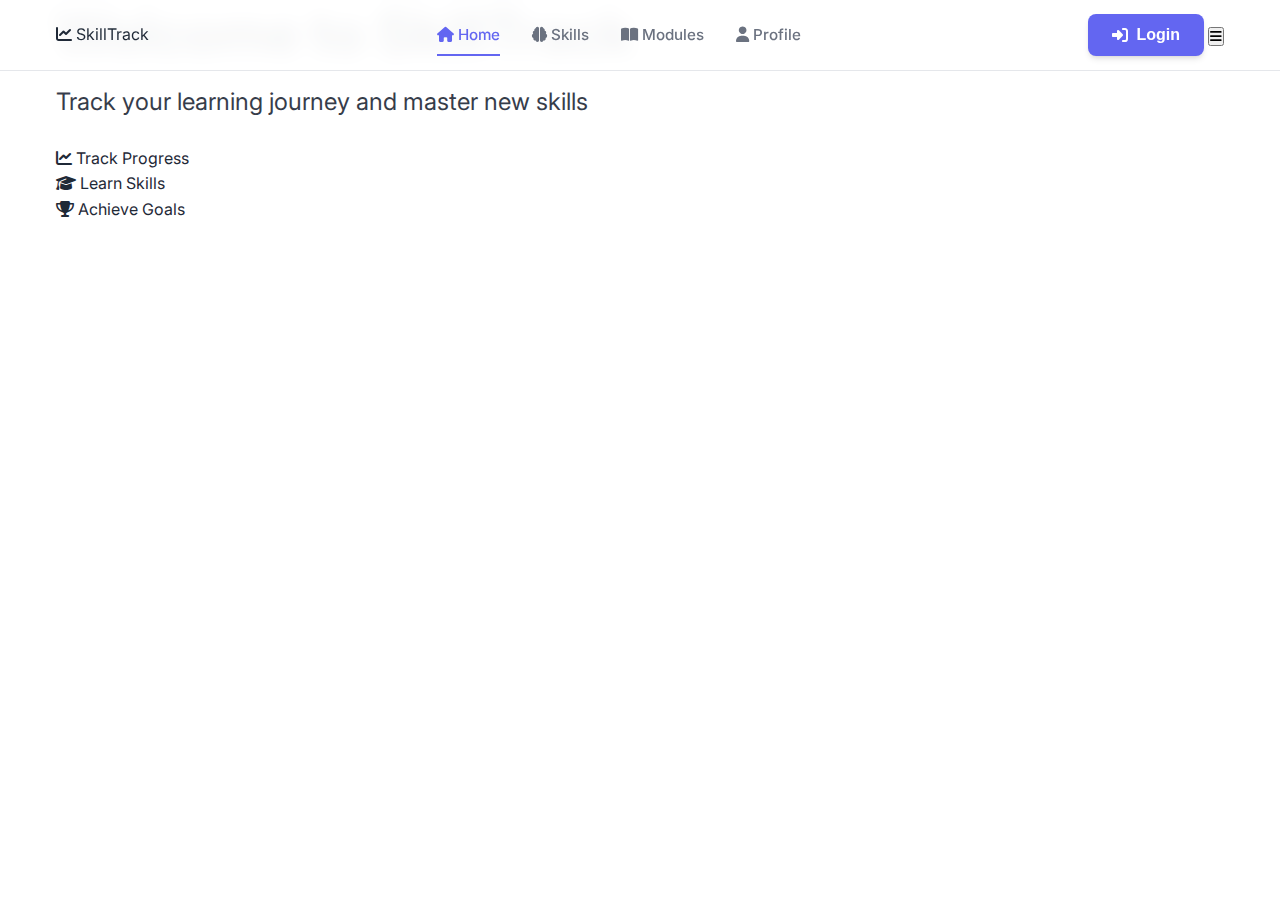
<file: index.html>
<!DOCTYPE html>
<html lang="en">
<head>
  <meta charset="UTF-8" />
  <meta name="viewport" content="width=device-width, initial-scale=1" />
  <title>SkillTrack - Multi-page Skill Tracking</title>
  <link href="https://cdnjs.cloudflare.com/ajax/libs/font-awesome/6.4.0/css/all.min.css" rel="stylesheet">
  <link href="https://fonts.googleapis.com/css2?family=Inter:wght@300;400;500;600;700&display=swap" rel="stylesheet">
  <link rel="stylesheet" href="style.css">
</head>
<body>
  <!-- Background decoration -->
  <div class="bg-decoration"></div>
  
  <!-- Navigation -->
  <nav class="navbar">
    <div class="nav-container">
      <div class="logo">
        <i class="fas fa-chart-line"></i>
        <span>SkillTrack</span>
      </div>
      <ul class="nav-menu">
        <li class="nav-item">
          <a href="#" id="navHome" class="nav-link active">
            <i class="fas fa-home"></i>
            <span>Home</span>
          </a>
        </li>
        <li class="nav-item">
          <a href="#" id="navSkills" class="nav-link">
            <i class="fas fa-brain"></i>
            <span>Skills</span>
          </a>
        </li>
        <li class="nav-item">
          <a href="#" id="navModules" class="nav-link">
            <i class="fas fa-book-open"></i>
            <span>Modules</span>
          </a>
        </li>
        <li class="nav-item">
          <a href="#" id="navProfile" class="nav-link">
            <i class="fas fa-user"></i>
            <span>Profile</span>
          </a>
        </li>
      </ul>
      <div class="nav-actions">
        <button id="loginBtn" class="btn btn-primary">
          <i class="fas fa-sign-in-alt"></i>
          Login
        </button>
        <button id="logoutBtn" class="btn btn-outline hidden">
          <i class="fas fa-sign-out-alt"></i>
          Logout
        </button>
        <button class="mobile-menu-toggle" id="mobileMenuToggle">
          <i class="fas fa-bars"></i>
        </button>
      </div>
    </div>
  </nav>

  <!-- Main Content -->
  <main class="main-content">
    <div class="container" id="mainContent">
      <div class="welcome-hero">
        <h1 class="hero-title">Welcome to SkillTrack</h1>
        <p class="hero-subtitle">Track your learning journey and master new skills</p>
        <div class="hero-features">
          <div class="feature-item">
            <i class="fas fa-chart-line"></i>
            <span>Track Progress</span>
          </div>
          <div class="feature-item">
            <i class="fas fa-graduation-cap"></i>
            <span>Learn Skills</span>
          </div>
          <div class="feature-item">
            <i class="fas fa-trophy"></i>
            <span>Achieve Goals</span>
          </div>
        </div>
      </div>
    </div>
  </main>

  <!-- Login Modal -->
  <div id="loginModal" class="modal hidden" aria-modal="true" role="dialog">
    <div class="modal-overlay"></div>
    <div class="modal-content">
      <div class="modal-header">
        <h2 class="modal-title">
          <i class="fas fa-user-circle"></i>
          Welcome Back
        </h2>
        <button class="modal-close" id="closeModal" aria-label="Close Login">
          <i class="fas fa-times"></i>
        </button>
      </div>
      <div class="modal-body">
        <form class="login-form">
          <div class="form-group">
            <label for="emailInput" class="form-label">
              <i class="fas fa-envelope"></i>
              Email Address
            </label>
            <input 
              type="email" 
              id="emailInput" 
              class="form-input"
              placeholder="Enter your Gmail address" 
              required 
              autocomplete="username" 
            />
          </div>
          <div class="form-group">
            <label for="passwordInput" class="form-label">
              <i class="fas fa-lock"></i>
              Password
            </label>
            <input 
              type="password" 
              id="passwordInput" 
              class="form-input"
              placeholder="Enter your password" 
              required 
              autocomplete="current-password" 
            />
          </div>
          <button type="button" id="submitLogin" class="btn btn-primary btn-full">
            <i class="fas fa-sign-in-alt"></i>
            Login / Sign Up
          </button>
        </form>
        <div class="error-msg" id="loginError"></div>
        <div class="login-help">
          <p><i class="fas fa-info-circle"></i> Use any @gmail.com email to create an account</p>
        </div>
      </div>
    </div>
  </div>

  <!-- Loading Spinner -->
  <div class="loading-spinner hidden" id="loadingSpinner">
    <div class="spinner"></div>
  </div>

  <script src="script.js"></script>
</body>
</html>
</file>
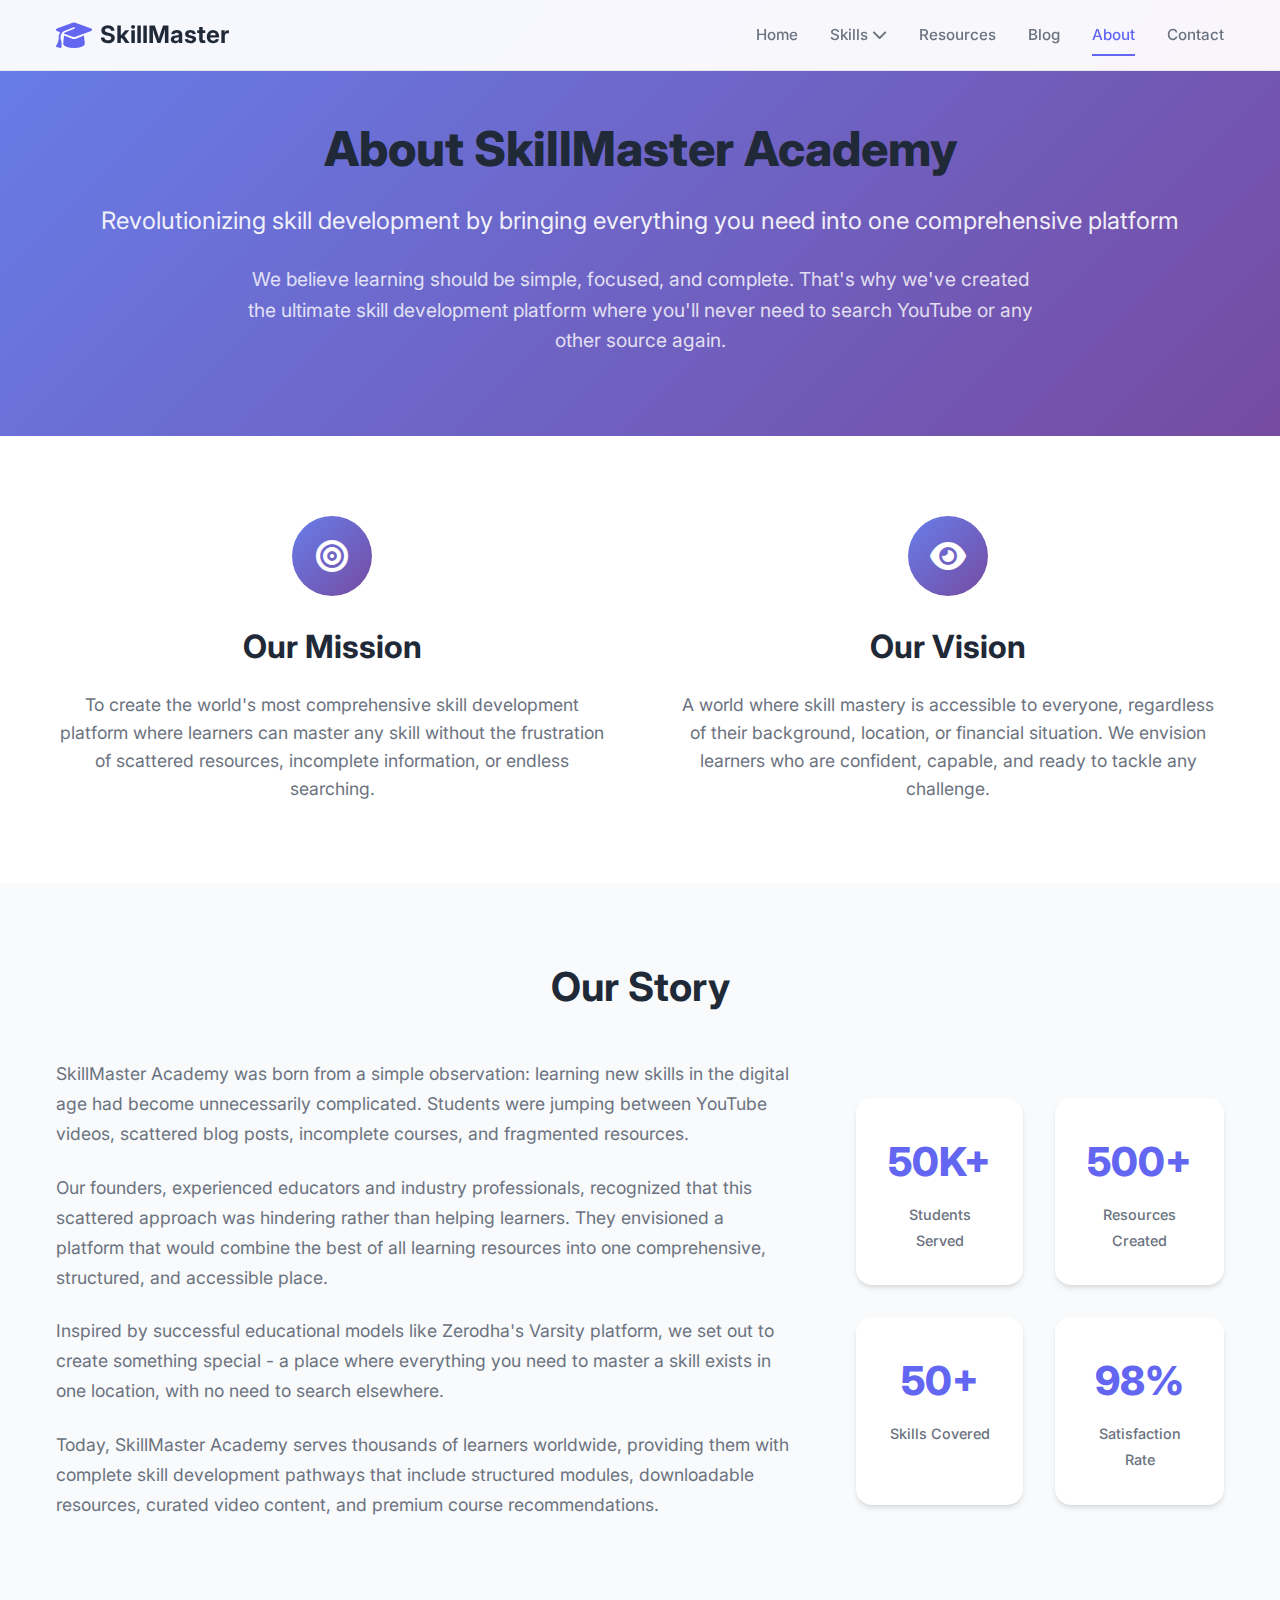
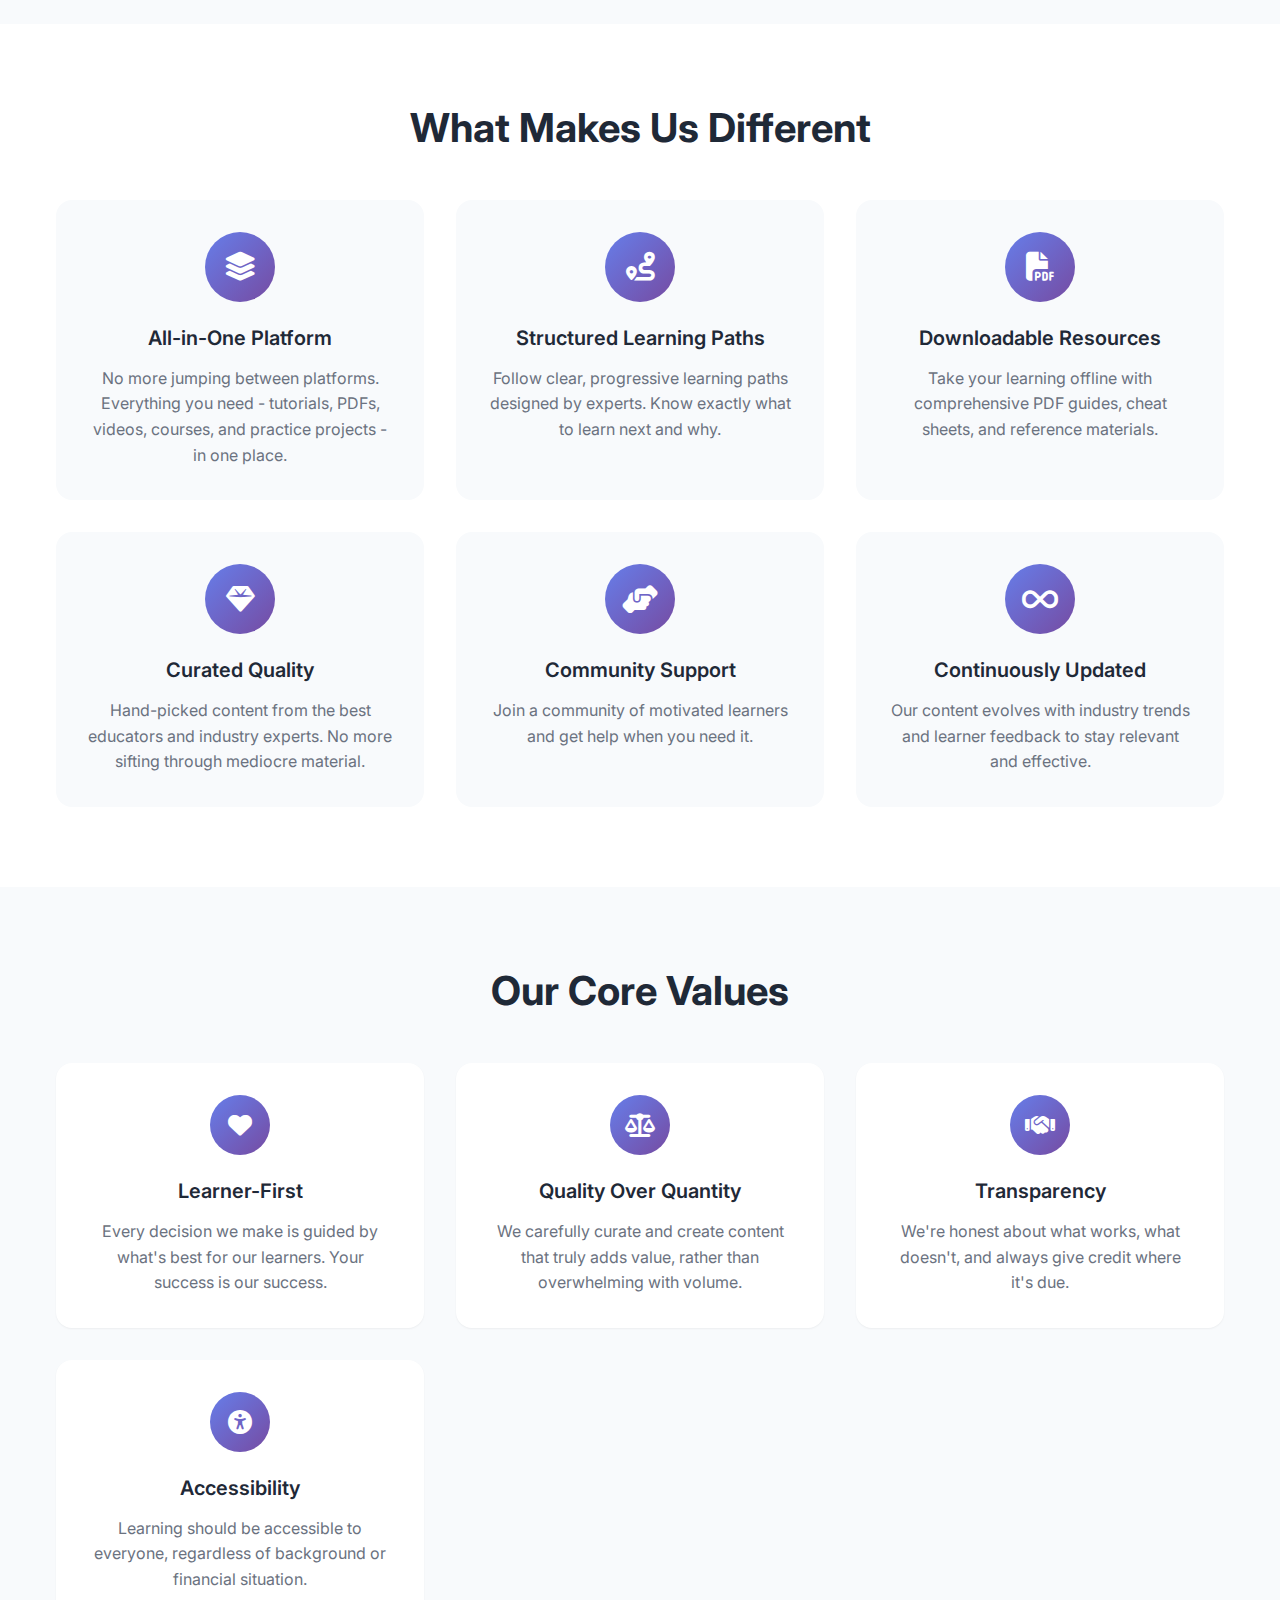
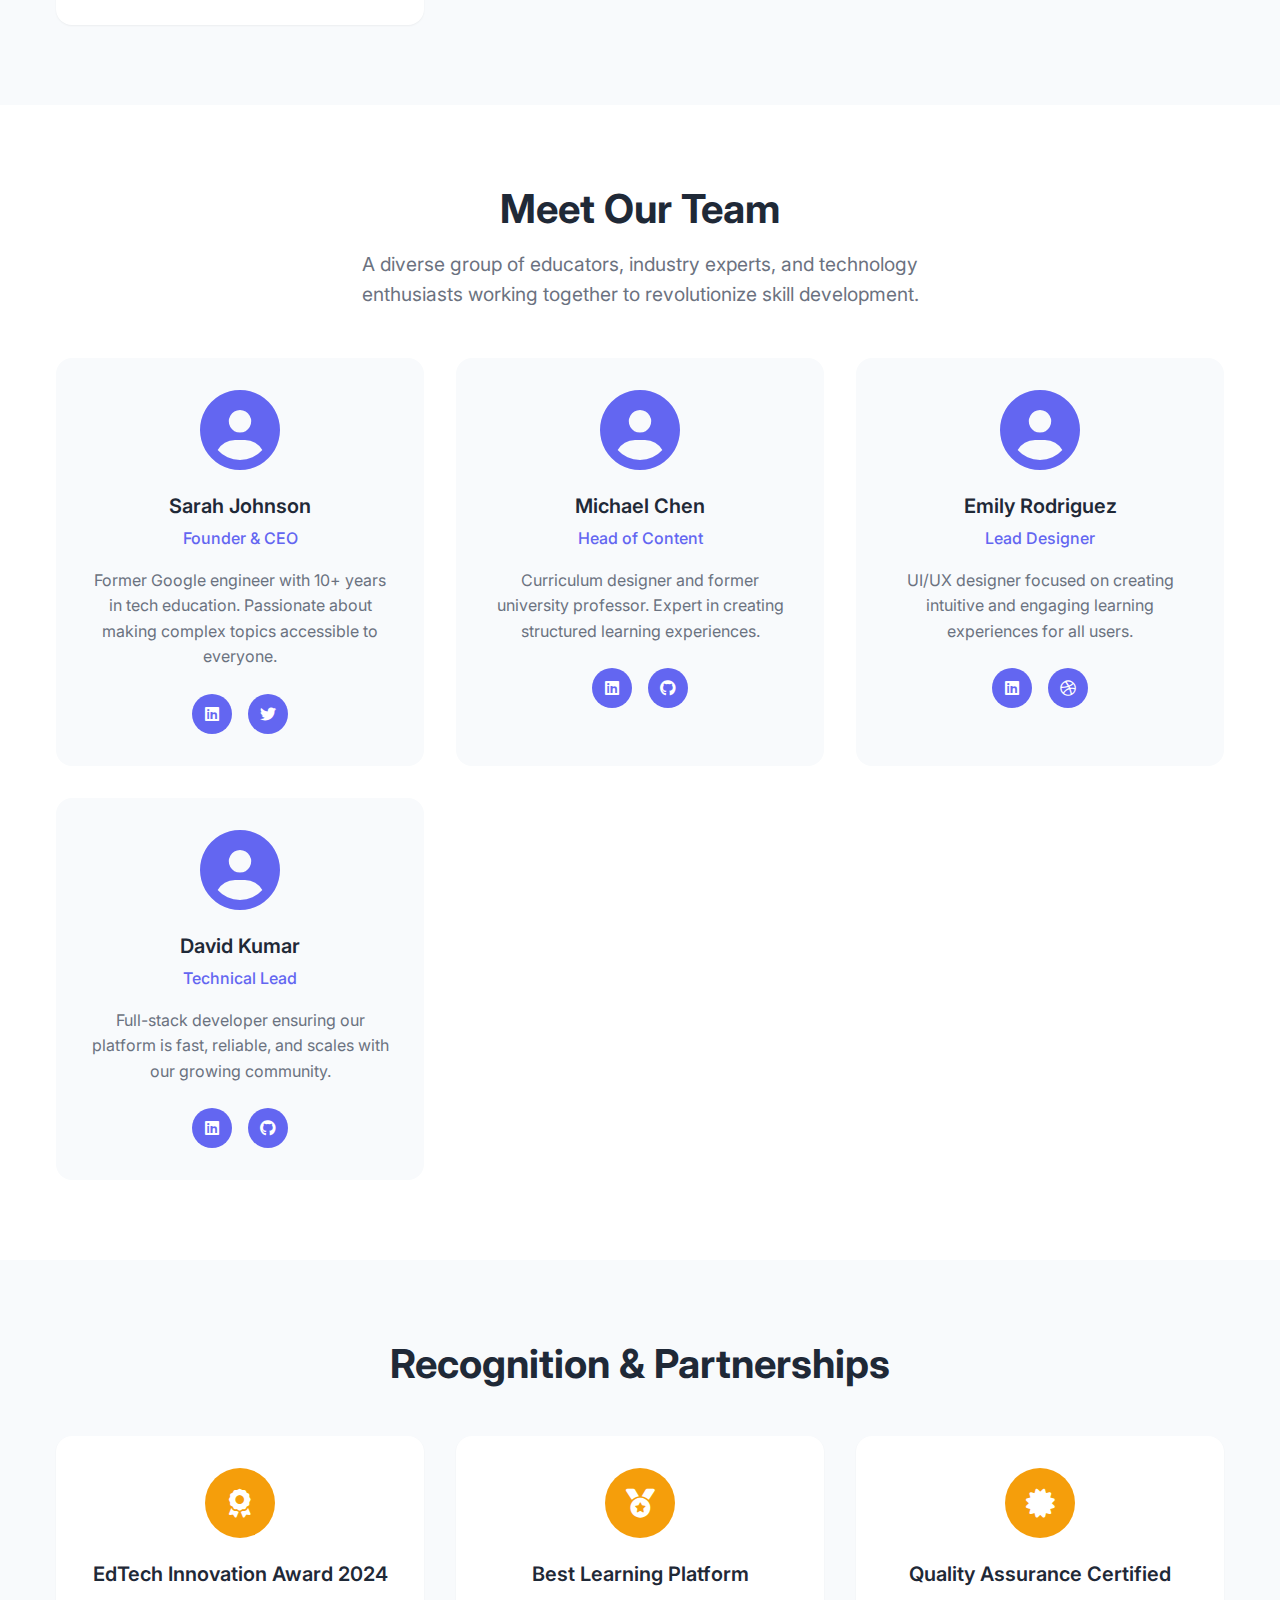
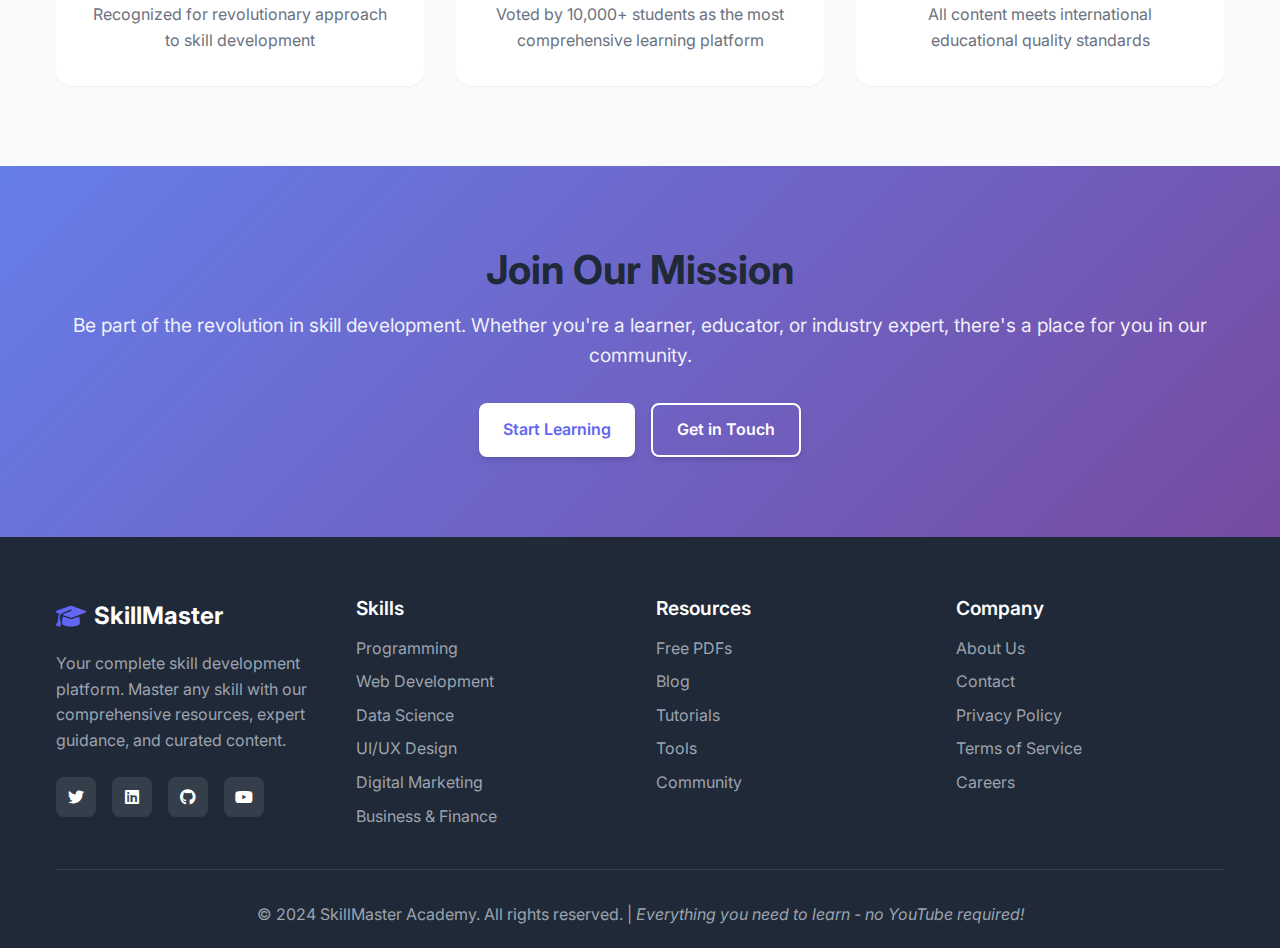
<file: about.html>
<!DOCTYPE html>
<html lang="en">
<head>
    <meta charset="UTF-8">
    <meta name="viewport" content="width=device-width, initial-scale=1.0">
    <title>About Us - SkillMaster Academy</title>
    <meta name="description" content="Learn about SkillMaster Academy's mission to provide comprehensive skill development resources without the need for YouTube or other scattered sources.">
    <link rel="stylesheet" href="style.css">
    <link href="https://cdnjs.cloudflare.com/ajax/libs/font-awesome/6.4.0/css/all.min.css" rel="stylesheet">
    <link href="https://fonts.googleapis.com/css2?family=Inter:wght@300;400;500;600;700&display=swap" rel="stylesheet">
</head>
<body>
    <!-- Navigation -->
    <nav class="navbar">
        <div class="nav-container">
            <div class="nav-logo">
                <a href="index.html">
                    <i class="fas fa-graduation-cap"></i>
                    <span>SkillMaster</span>
                </a>
            </div>
            <ul class="nav-menu">
                <li><a href="index.html" class="nav-link">Home</a></li>
                <li class="dropdown">
                    <a href="#" class="nav-link">Skills <i class="fas fa-chevron-down"></i></a>
                    <div class="dropdown-content">
                        <a href="programming.html">Programming</a>
                        <a href="web-development.html">Web Development</a>
                        <a href="data-science.html">Data Science</a>
                        <a href="design.html">UI/UX Design</a>
                        <a href="digital-marketing.html">Digital Marketing</a>
                        <a href="business.html">Business & Finance</a>
                    </div>
                </li>
                <li><a href="resources.html" class="nav-link">Resources</a></li>
                <li><a href="blog.html" class="nav-link">Blog</a></li>
                <li><a href="about.html" class="nav-link active">About</a></li>
                <li><a href="contact.html" class="nav-link">Contact</a></li>
            </ul>
            <div class="nav-toggle">
                <span class="bar"></span>
                <span class="bar"></span>
                <span class="bar"></span>
            </div>
        </div>
    </nav>

    <!-- About Hero -->
    <section class="about-hero">
        <div class="container">
            <div class="about-hero-content">
                <h1>About SkillMaster Academy</h1>
                <p class="hero-subtitle">Revolutionizing skill development by bringing everything you need into one comprehensive platform</p>
                <p class="hero-description">We believe learning should be simple, focused, and complete. That's why we've created the ultimate skill development platform where you'll never need to search YouTube or any other source again.</p>
            </div>
        </div>
    </section>

    <!-- Mission & Vision -->
    <section class="mission-vision">
        <div class="container">
            <div class="mission-vision-grid">
                <div class="mission">
                    <div class="section-icon">
                        <i class="fas fa-bullseye"></i>
                    </div>
                    <h2>Our Mission</h2>
                    <p>To create the world's most comprehensive skill development platform where learners can master any skill without the frustration of scattered resources, incomplete information, or endless searching.</p>
                </div>
                <div class="vision">
                    <div class="section-icon">
                        <i class="fas fa-eye"></i>
                    </div>
                    <h2>Our Vision</h2>
                    <p>A world where skill mastery is accessible to everyone, regardless of their background, location, or financial situation. We envision learners who are confident, capable, and ready to tackle any challenge.</p>
                </div>
            </div>
        </div>
    </section>

    <!-- Our Story -->
    <section class="our-story">
        <div class="container">
            <div class="story-content">
                <h2>Our Story</h2>
                <div class="story-grid">
                    <div class="story-text">
                        <p>SkillMaster Academy was born from a simple observation: learning new skills in the digital age had become unnecessarily complicated. Students were jumping between YouTube videos, scattered blog posts, incomplete courses, and fragmented resources.</p>
                        
                        <p>Our founders, experienced educators and industry professionals, recognized that this scattered approach was hindering rather than helping learners. They envisioned a platform that would combine the best of all learning resources into one comprehensive, structured, and accessible place.</p>
                        
                        <p>Inspired by successful educational models like Zerodha's Varsity platform, we set out to create something special - a place where everything you need to master a skill exists in one location, with no need to search elsewhere.</p>
                        
                        <p>Today, SkillMaster Academy serves thousands of learners worldwide, providing them with complete skill development pathways that include structured modules, downloadable resources, curated video content, and premium course recommendations.</p>
                    </div>
                    <div class="story-image">
                        <div class="story-stats">
                            <div class="stat-item">
                                <span class="stat-number">50K+</span>
                                <span class="stat-label">Students Served</span>
                            </div>
                            <div class="stat-item">
                                <span class="stat-number">500+</span>
                                <span class="stat-label">Resources Created</span>
                            </div>
                            <div class="stat-item">
                                <span class="stat-number">50+</span>
                                <span class="stat-label">Skills Covered</span>
                            </div>
                            <div class="stat-item">
                                <span class="stat-number">98%</span>
                                <span class="stat-label">Satisfaction Rate</span>
                            </div>
                        </div>
                    </div>
                </div>
            </div>
        </div>
    </section>

    <!-- What Makes Us Different -->
    <section class="what-makes-different">
        <div class="container">
            <h2>What Makes Us Different</h2>
            <div class="differences-grid">
                <div class="difference-item">
                    <div class="difference-icon">
                        <i class="fas fa-layer-group"></i>
                    </div>
                    <h3>All-in-One Platform</h3>
                    <p>No more jumping between platforms. Everything you need - tutorials, PDFs, videos, courses, and practice projects - in one place.</p>
                </div>
                
                <div class="difference-item">
                    <div class="difference-icon">
                        <i class="fas fa-route"></i>
                    </div>
                    <h3>Structured Learning Paths</h3>
                    <p>Follow clear, progressive learning paths designed by experts. Know exactly what to learn next and why.</p>
                </div>
                
                <div class="difference-item">
                    <div class="difference-icon">
                        <i class="fas fa-file-pdf"></i>
                    </div>
                    <h3>Downloadable Resources</h3>
                    <p>Take your learning offline with comprehensive PDF guides, cheat sheets, and reference materials.</p>
                </div>
                
                <div class="difference-item">
                    <div class="difference-icon">
                        <i class="fas fa-gem"></i>
                    </div>
                    <h3>Curated Quality</h3>
                    <p>Hand-picked content from the best educators and industry experts. No more sifting through mediocre material.</p>
                </div>
                
                <div class="difference-item">
                    <div class="difference-icon">
                        <i class="fas fa-hands-helping"></i>
                    </div>
                    <h3>Community Support</h3>
                    <p>Join a community of motivated learners and get help when you need it.</p>
                </div>
                
                <div class="difference-item">
                    <div class="difference-icon">
                        <i class="fas fa-infinity"></i>
                    </div>
                    <h3>Continuously Updated</h3>
                    <p>Our content evolves with industry trends and learner feedback to stay relevant and effective.</p>
                </div>
            </div>
        </div>
    </section>

    <!-- Our Values -->
    <section class="our-values">
        <div class="container">
            <h2>Our Core Values</h2>
            <div class="values-grid">
                <div class="value-card">
                    <div class="value-icon">
                        <i class="fas fa-heart"></i>
                    </div>
                    <h3>Learner-First</h3>
                    <p>Every decision we make is guided by what's best for our learners. Your success is our success.</p>
                </div>
                
                <div class="value-card">
                    <div class="value-icon">
                        <i class="fas fa-balance-scale"></i>
                    </div>
                    <h3>Quality Over Quantity</h3>
                    <p>We carefully curate and create content that truly adds value, rather than overwhelming with volume.</p>
                </div>
                
                <div class="value-card">
                    <div class="value-icon">
                        <i class="fas fa-handshake"></i>
                    </div>
                    <h3>Transparency</h3>
                    <p>We're honest about what works, what doesn't, and always give credit where it's due.</p>
                </div>
                
                <div class="value-card">
                    <div class="value-icon">
                        <i class="fas fa-universal-access"></i>
                    </div>
                    <h3>Accessibility</h3>
                    <p>Learning should be accessible to everyone, regardless of background or financial situation.</p>
                </div>
            </div>
        </div>
    </section>

    <!-- Team Section -->
    <section class="team-section">
        <div class="container">
            <h2>Meet Our Team</h2>
            <p class="team-intro">A diverse group of educators, industry experts, and technology enthusiasts working together to revolutionize skill development.</p>
            
            <div class="team-grid">
                <div class="team-member">
                    <div class="member-avatar">
                        <i class="fas fa-user-circle"></i>
                    </div>
                    <h3>Sarah Johnson</h3>
                    <p class="member-role">Founder & CEO</p>
                    <p class="member-bio">Former Google engineer with 10+ years in tech education. Passionate about making complex topics accessible to everyone.</p>
                    <div class="member-social">
                        <a href="#"><i class="fab fa-linkedin"></i></a>
                        <a href="#"><i class="fab fa-twitter"></i></a>
                    </div>
                </div>
                
                <div class="team-member">
                    <div class="member-avatar">
                        <i class="fas fa-user-circle"></i>
                    </div>
                    <h3>Michael Chen</h3>
                    <p class="member-role">Head of Content</p>
                    <p class="member-bio">Curriculum designer and former university professor. Expert in creating structured learning experiences.</p>
                    <div class="member-social">
                        <a href="#"><i class="fab fa-linkedin"></i></a>
                        <a href="#"><i class="fab fa-github"></i></a>
                    </div>
                </div>
                
                <div class="team-member">
                    <div class="member-avatar">
                        <i class="fas fa-user-circle"></i>
                    </div>
                    <h3>Emily Rodriguez</h3>
                    <p class="member-role">Lead Designer</p>
                    <p class="member-bio">UI/UX designer focused on creating intuitive and engaging learning experiences for all users.</p>
                    <div class="member-social">
                        <a href="#"><i class="fab fa-linkedin"></i></a>
                        <a href="#"><i class="fab fa-dribbble"></i></a>
                    </div>
                </div>
                
                <div class="team-member">
                    <div class="member-avatar">
                        <i class="fas fa-user-circle"></i>
                    </div>
                    <h3>David Kumar</h3>
                    <p class="member-role">Technical Lead</p>
                    <p class="member-bio">Full-stack developer ensuring our platform is fast, reliable, and scales with our growing community.</p>
                    <div class="member-social">
                        <a href="#"><i class="fab fa-linkedin"></i></a>
                        <a href="#"><i class="fab fa-github"></i></a>
                    </div>
                </div>
            </div>
        </div>
    </section>

    <!-- Recognition -->
    <section class="recognition">
        <div class="container">
            <h2>Recognition & Partnerships</h2>
            <div class="recognition-grid">
                <div class="recognition-item">
                    <div class="recognition-icon">
                        <i class="fas fa-award"></i>
                    </div>
                    <h3>EdTech Innovation Award 2024</h3>
                    <p>Recognized for revolutionary approach to skill development</p>
                </div>
                
                <div class="recognition-item">
                    <div class="recognition-icon">
                        <i class="fas fa-medal"></i>
                    </div>
                    <h3>Best Learning Platform</h3>
                    <p>Voted by 10,000+ students as the most comprehensive learning platform</p>
                </div>
                
                <div class="recognition-item">
                    <div class="recognition-icon">
                        <i class="fas fa-certificate"></i>
                    </div>
                    <h3>Quality Assurance Certified</h3>
                    <p>All content meets international educational quality standards</p>
                </div>
            </div>
        </div>
    </section>

    <!-- CTA Section -->
    <section class="about-cta">
        <div class="container">
            <div class="cta-content">
                <h2>Join Our Mission</h2>
                <p>Be part of the revolution in skill development. Whether you're a learner, educator, or industry expert, there's a place for you in our community.</p>
                <div class="cta-buttons">
                    <a href="index.html" class="btn btn-primary">Start Learning</a>
                    <a href="contact.html" class="btn btn-outline">Get in Touch</a>
                </div>
            </div>
        </div>
    </section>

    <!-- Footer -->
    <footer class="footer">
        <div class="container">
            <div class="footer-content">
                <div class="footer-section">
                    <div class="footer-logo">
                        <i class="fas fa-graduation-cap"></i>
                        <span>SkillMaster</span>
                    </div>
                    <p>Your complete skill development platform. Master any skill with our comprehensive resources, expert guidance, and curated content.</p>
                    <div class="footer-social">
                        <a href="#"><i class="fab fa-twitter"></i></a>
                        <a href="#"><i class="fab fa-linkedin"></i></a>
                        <a href="#"><i class="fab fa-github"></i></a>
                        <a href="#"><i class="fab fa-youtube"></i></a>
                    </div>
                </div>
                <div class="footer-section">
                    <h4>Skills</h4>
                    <ul>
                        <li><a href="programming.html">Programming</a></li>
                        <li><a href="web-development.html">Web Development</a></li>
                        <li><a href="data-science.html">Data Science</a></li>
                        <li><a href="design.html">UI/UX Design</a></li>
                        <li><a href="digital-marketing.html">Digital Marketing</a></li>
                        <li><a href="business.html">Business & Finance</a></li>
                    </ul>
                </div>
                <div class="footer-section">
                    <h4>Resources</h4>
                    <ul>
                        <li><a href="resources.html">Free PDFs</a></li>
                        <li><a href="blog.html">Blog</a></li>
                        <li><a href="tutorials.html">Tutorials</a></li>
                        <li><a href="tools.html">Tools</a></li>
                        <li><a href="community.html">Community</a></li>
                    </ul>
                </div>
                <div class="footer-section">
                    <h4>Company</h4>
                    <ul>
                        <li><a href="about.html">About Us</a></li>
                        <li><a href="contact.html">Contact</a></li>
                        <li><a href="privacy.html">Privacy Policy</a></li>
                        <li><a href="terms.html">Terms of Service</a></li>
                        <li><a href="careers.html">Careers</a></li>
                    </ul>
                </div>
            </div>
            <div class="footer-bottom">
                <p>&copy; 2024 SkillMaster Academy. All rights reserved. | <em>Everything you need to learn - no YouTube required!</em></p>
            </div>
        </div>
    </footer>

    <script src="script.js"></script>
</body>
</html>
</file>
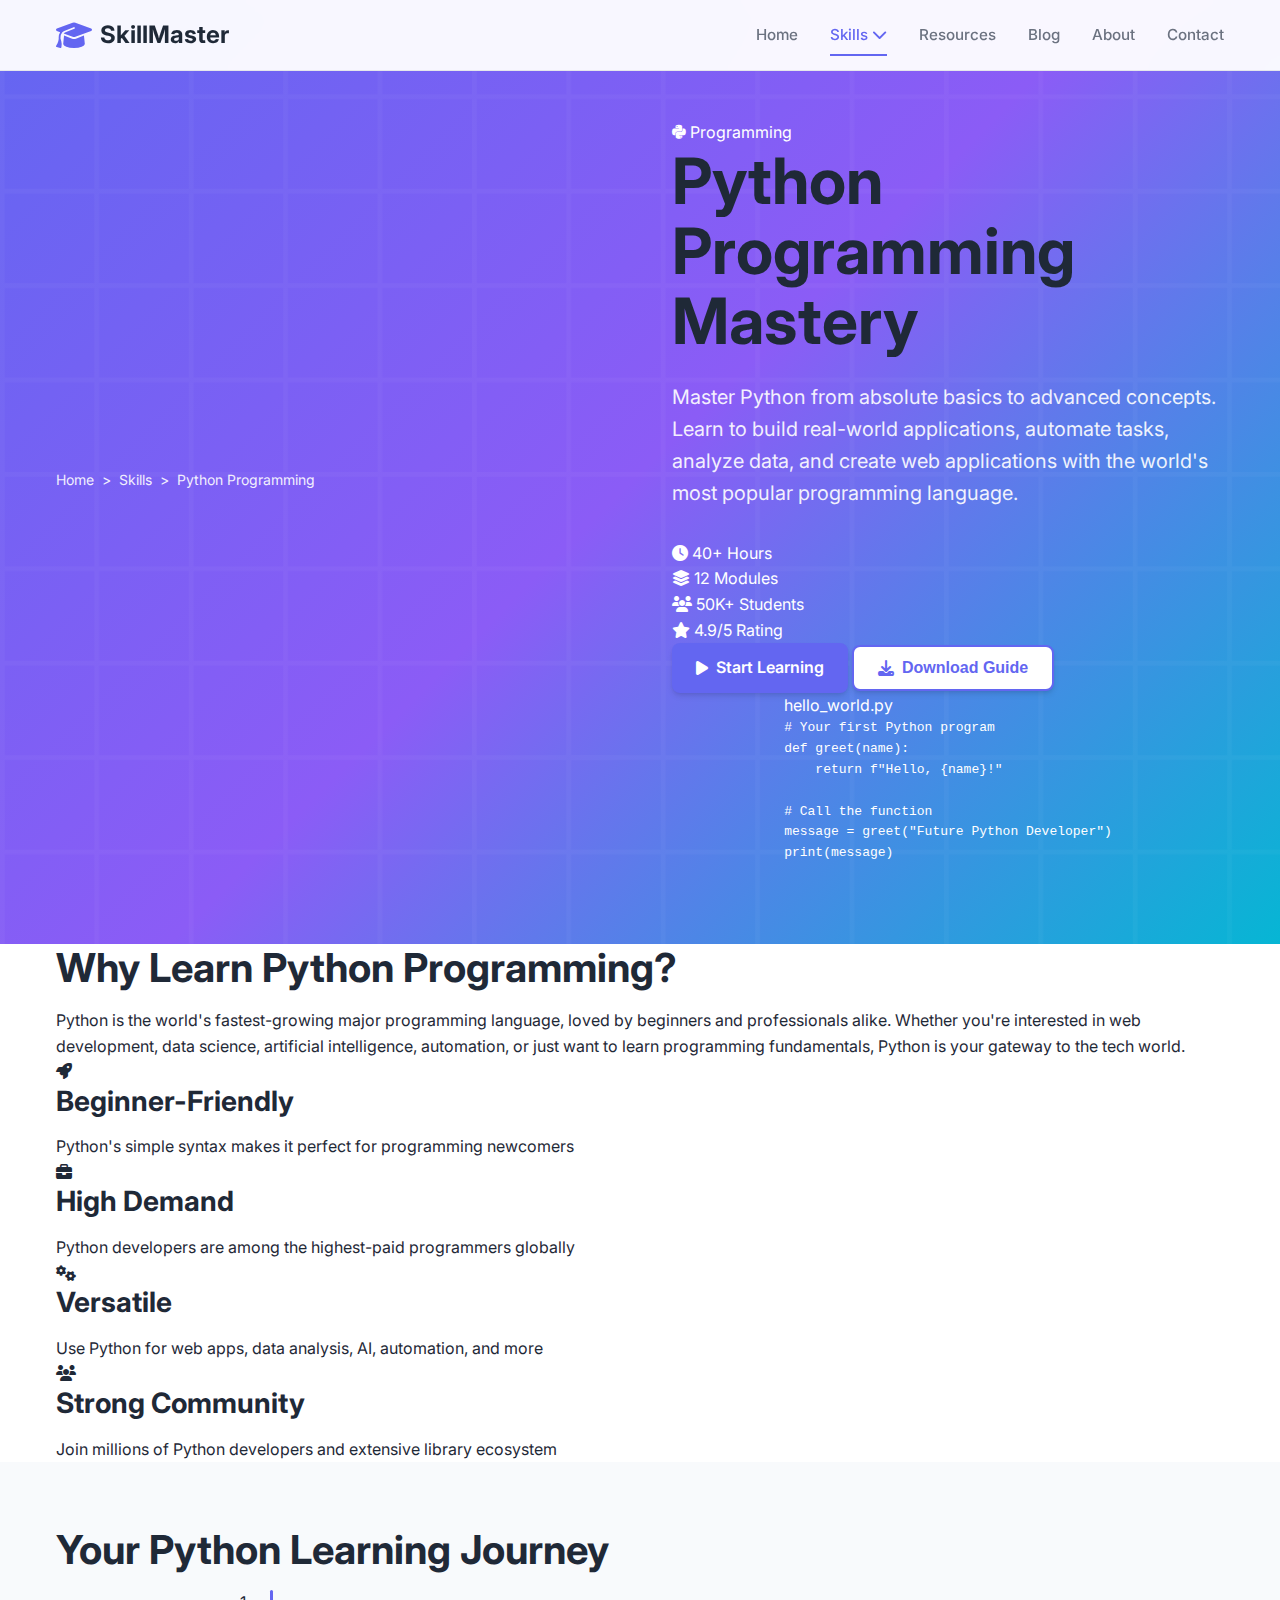
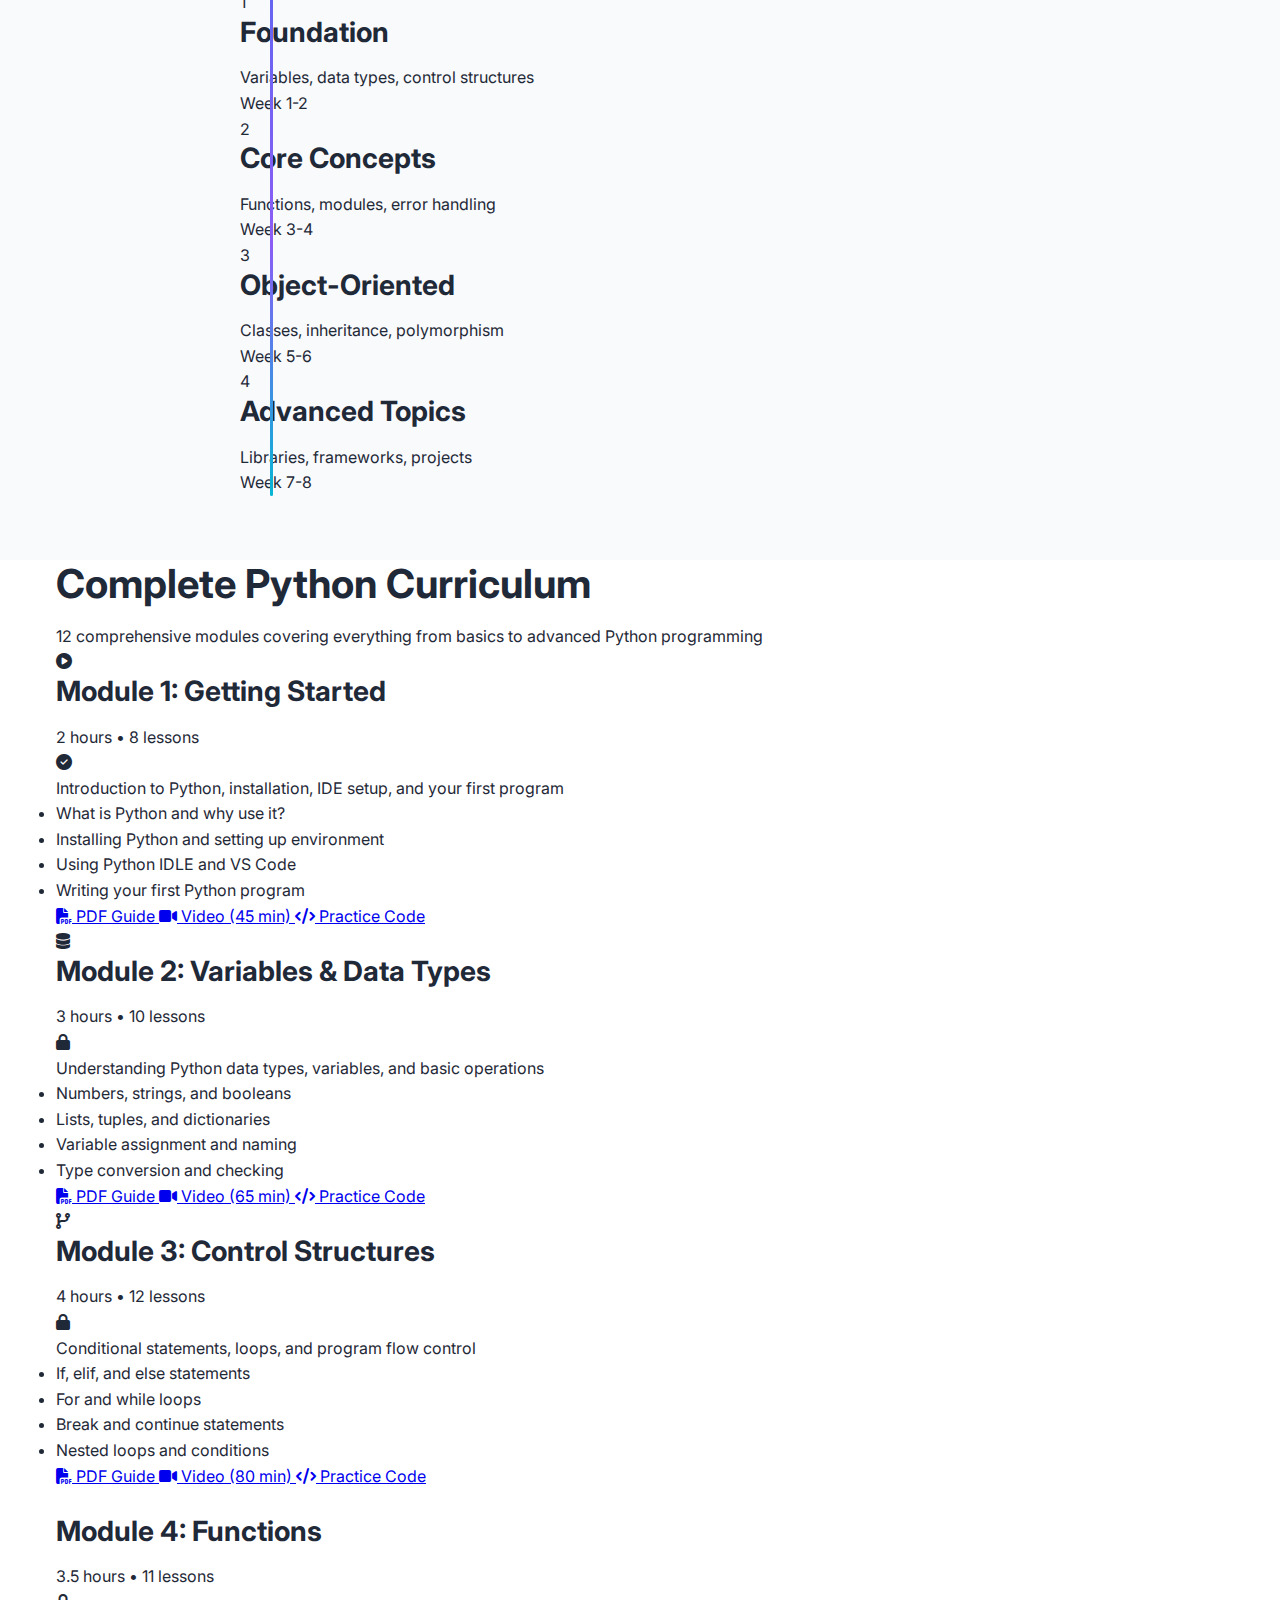
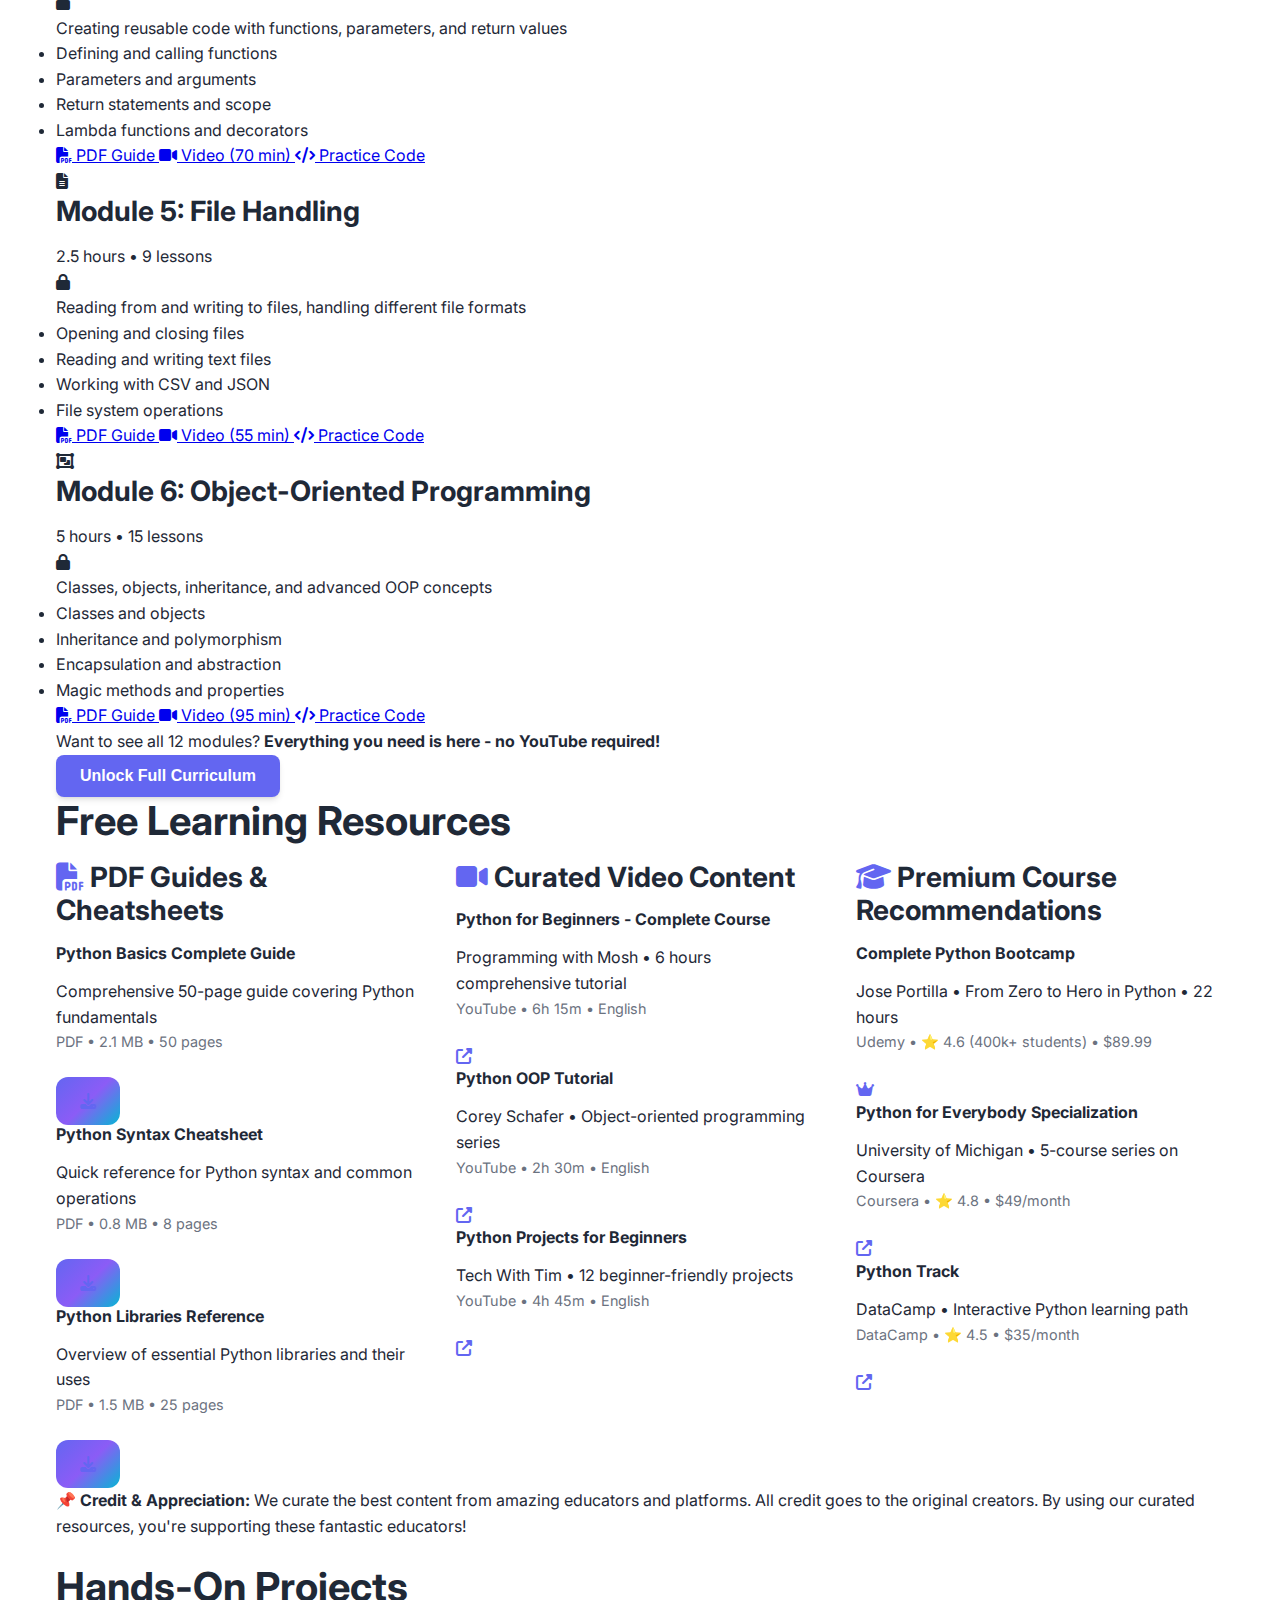
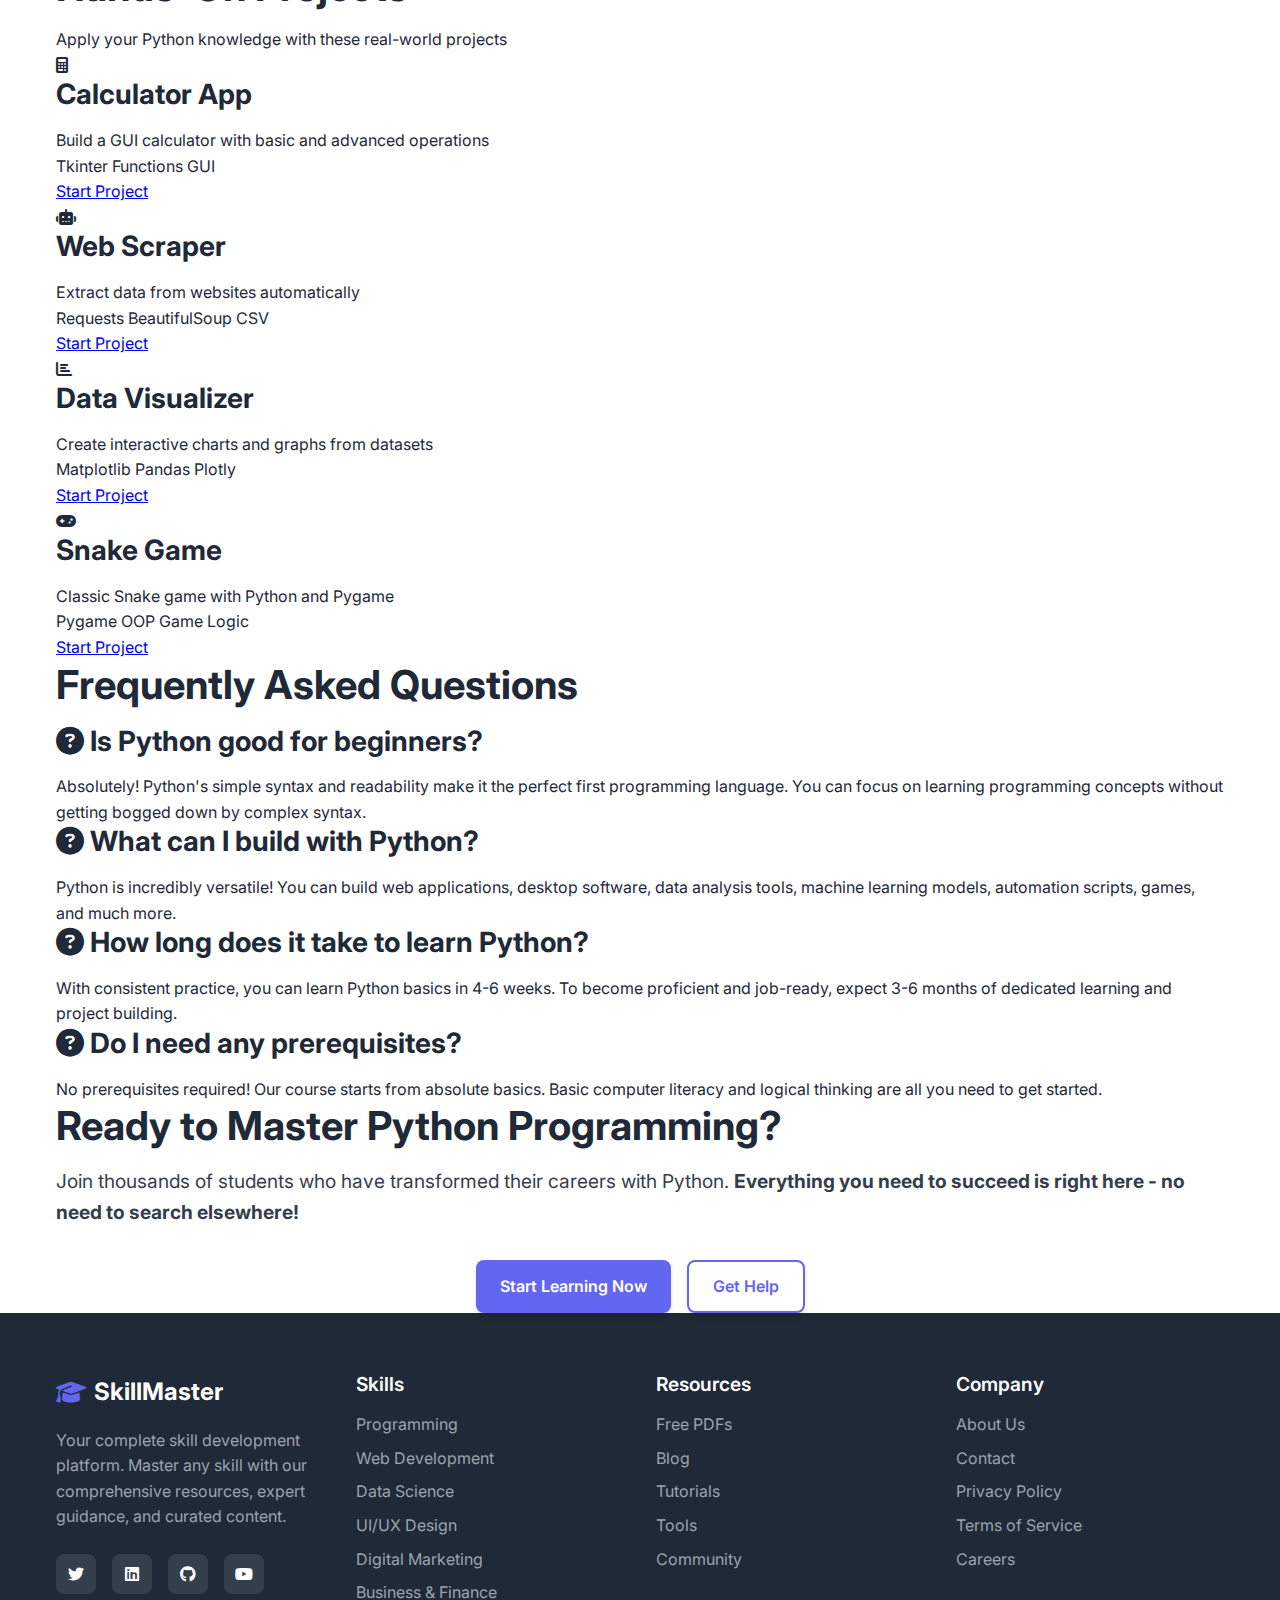
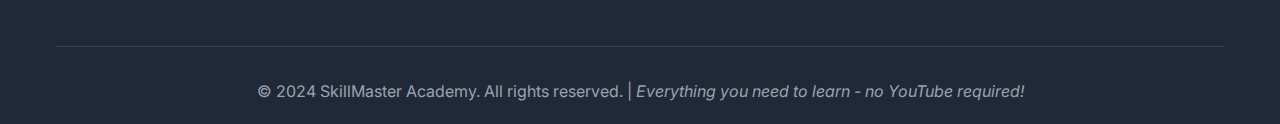
<file: programming.html>
<!DOCTYPE html>
<html lang="en">
<head>
    <meta charset="UTF-8">
    <meta name="viewport" content="width=device-width, initial-scale=1.0">
    <title>Python Programming Mastery - SkillMaster Academy</title>
    <meta name="description" content="Master Python programming from basics to advanced concepts. Complete guide with modules, PDFs, videos, and expert courses.">
    <link rel="stylesheet" href="style.css">
    <link href="https://cdnjs.cloudflare.com/ajax/libs/font-awesome/6.4.0/css/all.min.css" rel="stylesheet">
    <link href="https://fonts.googleapis.com/css2?family=Inter:wght@300;400;500;600;700&display=swap" rel="stylesheet">
</head>
<body>
    <!-- Navigation -->
    <nav class="navbar">
        <div class="nav-container">
            <div class="nav-logo">
                <a href="index.html">
                    <i class="fas fa-graduation-cap"></i>
                    <span>SkillMaster</span>
                </a>
            </div>
            <ul class="nav-menu">
                <li><a href="index.html" class="nav-link">Home</a></li>
                <li class="dropdown">
                    <a href="#" class="nav-link active">Skills <i class="fas fa-chevron-down"></i></a>
                    <div class="dropdown-content">
                        <a href="programming.html">Programming</a>
                        <a href="web-development.html">Web Development</a>
                        <a href="data-science.html">Data Science</a>
                        <a href="design.html">UI/UX Design</a>
                        <a href="digital-marketing.html">Digital Marketing</a>
                        <a href="business.html">Business & Finance</a>
                    </div>
                </li>
                <li><a href="resources.html" class="nav-link">Resources</a></li>
                <li><a href="blog.html" class="nav-link">Blog</a></li>
                <li><a href="about.html" class="nav-link">About</a></li>
                <li><a href="contact.html" class="nav-link">Contact</a></li>
            </ul>
            <div class="nav-toggle">
                <span class="bar"></span>
                <span class="bar"></span>
                <span class="bar"></span>
            </div>
        </div>
    </nav>

    <!-- Skill Header -->
    <section class="skill-hero">
        <div class="container">
            <div class="skill-hero-content">
                <div class="skill-breadcrumb">
                    <a href="index.html">Home</a> > <a href="#skills">Skills</a> > <span>Python Programming</span>
                </div>
                <div class="skill-hero-main">
                    <div class="skill-hero-text">
                        <div class="skill-badge">
                            <i class="fab fa-python"></i>
                            <span>Programming</span>
                        </div>
                        <h1>Python Programming Mastery</h1>
                        <p class="skill-hero-description">Master Python from absolute basics to advanced concepts. Learn to build real-world applications, automate tasks, analyze data, and create web applications with the world's most popular programming language.</p>
                        
                        <div class="skill-hero-stats">
                            <div class="hero-stat">
                                <i class="fas fa-clock"></i>
                                <span>40+ Hours</span>
                            </div>
                            <div class="hero-stat">
                                <i class="fas fa-layer-group"></i>
                                <span>12 Modules</span>
                            </div>
                            <div class="hero-stat">
                                <i class="fas fa-users"></i>
                                <span>50K+ Students</span>
                            </div>
                            <div class="hero-stat">
                                <i class="fas fa-star"></i>
                                <span>4.9/5 Rating</span>
                            </div>
                        </div>

                        <div class="skill-hero-actions">
                            <a href="#modules" class="btn btn-primary">
                                <i class="fas fa-play"></i> Start Learning
                            </a>
                            <button class="btn btn-secondary" data-download="Python Complete Guide">
                                <i class="fas fa-download"></i> Download Guide
                            </button>
                        </div>
                    </div>
                    <div class="skill-hero-image">
                        <div class="code-preview">
                            <div class="code-header">
                                <span class="code-dot red"></span>
                                <span class="code-dot yellow"></span>
                                <span class="code-dot green"></span>
                                <span class="code-title">hello_world.py</span>
                            </div>
                            <div class="code-content">
                                <pre><code><span class="code-comment"># Your first Python program</span>
<span class="code-keyword">def</span> <span class="code-function">greet</span>(<span class="code-param">name</span>):
    <span class="code-keyword">return</span> <span class="code-string">f"Hello, {name}!"</span>

<span class="code-comment"># Call the function</span>
<span class="code-variable">message</span> = <span class="code-function">greet</span>(<span class="code-string">"Future Python Developer"</span>)
<span class="code-function">print</span>(<span class="code-variable">message</span>)</code></pre>
                            </div>
                        </div>
                    </div>
                </div>
            </div>
        </div>
    </section>

    <!-- Introduction Section -->
    <section class="skill-intro">
        <div class="container">
            <div class="intro-content">
                <h2>Why Learn Python Programming?</h2>
                <p>Python is the world's fastest-growing major programming language, loved by beginners and professionals alike. Whether you're interested in web development, data science, artificial intelligence, automation, or just want to learn programming fundamentals, Python is your gateway to the tech world.</p>
                
                <div class="intro-highlights">
                    <div class="highlight-item">
                        <i class="fas fa-rocket"></i>
                        <h3>Beginner-Friendly</h3>
                        <p>Python's simple syntax makes it perfect for programming newcomers</p>
                    </div>
                    <div class="highlight-item">
                        <i class="fas fa-briefcase"></i>
                        <h3>High Demand</h3>
                        <p>Python developers are among the highest-paid programmers globally</p>
                    </div>
                    <div class="highlight-item">
                        <i class="fas fa-cogs"></i>
                        <h3>Versatile</h3>
                        <p>Use Python for web apps, data analysis, AI, automation, and more</p>
                    </div>
                    <div class="highlight-item">
                        <i class="fas fa-users"></i>
                        <h3>Strong Community</h3>
                        <p>Join millions of Python developers and extensive library ecosystem</p>
                    </div>
                </div>
            </div>
        </div>
    </section>

    <!-- Learning Path -->
    <section class="learning-path">
        <div class="container">
            <h2>Your Python Learning Journey</h2>
            <div class="path-timeline">
                <div class="path-item">
                    <div class="path-number">1</div>
                    <div class="path-content">
                        <h3>Foundation</h3>
                        <p>Variables, data types, control structures</p>
                        <span class="path-duration">Week 1-2</span>
                    </div>
                </div>
                <div class="path-item">
                    <div class="path-number">2</div>
                    <div class="path-content">
                        <h3>Core Concepts</h3>
                        <p>Functions, modules, error handling</p>
                        <span class="path-duration">Week 3-4</span>
                    </div>
                </div>
                <div class="path-item">
                    <div class="path-number">3</div>
                    <div class="path-content">
                        <h3>Object-Oriented</h3>
                        <p>Classes, inheritance, polymorphism</p>
                        <span class="path-duration">Week 5-6</span>
                    </div>
                </div>
                <div class="path-item">
                    <div class="path-number">4</div>
                    <div class="path-content">
                        <h3>Advanced Topics</h3>
                        <p>Libraries, frameworks, projects</p>
                        <span class="path-duration">Week 7-8</span>
                    </div>
                </div>
            </div>
        </div>
    </section>

    <!-- Modules Section -->
    <section id="modules" class="skill-modules">
        <div class="container">
            <h2>Complete Python Curriculum</h2>
            <p class="section-subtitle">12 comprehensive modules covering everything from basics to advanced Python programming</p>
            
            <div class="modules-grid">
                <div class="module-card">
                    <div class="module-header">
                        <div class="module-icon">
                            <i class="fas fa-play-circle"></i>
                        </div>
                        <div class="module-info">
                            <h3>Module 1: Getting Started</h3>
                            <span class="module-duration">2 hours • 8 lessons</span>
                        </div>
                        <div class="module-status">
                            <i class="fas fa-check-circle completed"></i>
                        </div>
                    </div>
                    <div class="module-content">
                        <p>Introduction to Python, installation, IDE setup, and your first program</p>
                        <ul class="module-topics">
                            <li>What is Python and why use it?</li>
                            <li>Installing Python and setting up environment</li>
                            <li>Using Python IDLE and VS Code</li>
                            <li>Writing your first Python program</li>
                        </ul>
                        <div class="module-resources">
                            <a href="#" class="resource-btn" data-download="Module 1 - Getting Started PDF">
                                <i class="fas fa-file-pdf"></i> PDF Guide
                            </a>
                            <a href="#" class="resource-btn video-link">
                                <i class="fas fa-video"></i> Video (45 min)
                            </a>
                            <a href="#" class="resource-btn">
                                <i class="fas fa-code"></i> Practice Code
                            </a>
                        </div>
                    </div>
                </div>

                <div class="module-card">
                    <div class="module-header">
                        <div class="module-icon">
                            <i class="fas fa-database"></i>
                        </div>
                        <div class="module-info">
                            <h3>Module 2: Variables & Data Types</h3>
                            <span class="module-duration">3 hours • 10 lessons</span>
                        </div>
                        <div class="module-status">
                            <i class="fas fa-lock"></i>
                        </div>
                    </div>
                    <div class="module-content">
                        <p>Understanding Python data types, variables, and basic operations</p>
                        <ul class="module-topics">
                            <li>Numbers, strings, and booleans</li>
                            <li>Lists, tuples, and dictionaries</li>
                            <li>Variable assignment and naming</li>
                            <li>Type conversion and checking</li>
                        </ul>
                        <div class="module-resources">
                            <a href="#" class="resource-btn" data-download="Module 2 - Data Types PDF">
                                <i class="fas fa-file-pdf"></i> PDF Guide
                            </a>
                            <a href="#" class="resource-btn video-link">
                                <i class="fas fa-video"></i> Video (65 min)
                            </a>
                            <a href="#" class="resource-btn">
                                <i class="fas fa-code"></i> Practice Code
                            </a>
                        </div>
                    </div>
                </div>

                <div class="module-card">
                    <div class="module-header">
                        <div class="module-icon">
                            <i class="fas fa-code-branch"></i>
                        </div>
                        <div class="module-info">
                            <h3>Module 3: Control Structures</h3>
                            <span class="module-duration">4 hours • 12 lessons</span>
                        </div>
                        <div class="module-status">
                            <i class="fas fa-lock"></i>
                        </div>
                    </div>
                    <div class="module-content">
                        <p>Conditional statements, loops, and program flow control</p>
                        <ul class="module-topics">
                            <li>If, elif, and else statements</li>
                            <li>For and while loops</li>
                            <li>Break and continue statements</li>
                            <li>Nested loops and conditions</li>
                        </ul>
                        <div class="module-resources">
                            <a href="#" class="resource-btn" data-download="Module 3 - Control Structures PDF">
                                <i class="fas fa-file-pdf"></i> PDF Guide
                            </a>
                            <a href="#" class="resource-btn video-link">
                                <i class="fas fa-video"></i> Video (80 min)
                            </a>
                            <a href="#" class="resource-btn">
                                <i class="fas fa-code"></i> Practice Code
                            </a>
                        </div>
                    </div>
                </div>

                <div class="module-card">
                    <div class="module-header">
                        <div class="module-icon">
                            <i class="fas fa-function"></i>
                        </div>
                        <div class="module-info">
                            <h3>Module 4: Functions</h3>
                            <span class="module-duration">3.5 hours • 11 lessons</span>
                        </div>
                        <div class="module-status">
                            <i class="fas fa-lock"></i>
                        </div>
                    </div>
                    <div class="module-content">
                        <p>Creating reusable code with functions, parameters, and return values</p>
                        <ul class="module-topics">
                            <li>Defining and calling functions</li>
                            <li>Parameters and arguments</li>
                            <li>Return statements and scope</li>
                            <li>Lambda functions and decorators</li>
                        </ul>
                        <div class="module-resources">
                            <a href="#" class="resource-btn" data-download="Module 4 - Functions PDF">
                                <i class="fas fa-file-pdf"></i> PDF Guide
                            </a>
                            <a href="#" class="resource-btn video-link">
                                <i class="fas fa-video"></i> Video (70 min)
                            </a>
                            <a href="#" class="resource-btn">
                                <i class="fas fa-code"></i> Practice Code
                            </a>
                        </div>
                    </div>
                </div>

                <!-- Continue with more modules... -->
                <div class="module-card">
                    <div class="module-header">
                        <div class="module-icon">
                            <i class="fas fa-file-alt"></i>
                        </div>
                        <div class="module-info">
                            <h3>Module 5: File Handling</h3>
                            <span class="module-duration">2.5 hours • 9 lessons</span>
                        </div>
                        <div class="module-status">
                            <i class="fas fa-lock"></i>
                        </div>
                    </div>
                    <div class="module-content">
                        <p>Reading from and writing to files, handling different file formats</p>
                        <ul class="module-topics">
                            <li>Opening and closing files</li>
                            <li>Reading and writing text files</li>
                            <li>Working with CSV and JSON</li>
                            <li>File system operations</li>
                        </ul>
                        <div class="module-resources">
                            <a href="#" class="resource-btn" data-download="Module 5 - File Handling PDF">
                                <i class="fas fa-file-pdf"></i> PDF Guide
                            </a>
                            <a href="#" class="resource-btn video-link">
                                <i class="fas fa-video"></i> Video (55 min)
                            </a>
                            <a href="#" class="resource-btn">
                                <i class="fas fa-code"></i> Practice Code
                            </a>
                        </div>
                    </div>
                </div>

                <div class="module-card">
                    <div class="module-header">
                        <div class="module-icon">
                            <i class="fas fa-object-group"></i>
                        </div>
                        <div class="module-info">
                            <h3>Module 6: Object-Oriented Programming</h3>
                            <span class="module-duration">5 hours • 15 lessons</span>
                        </div>
                        <div class="module-status">
                            <i class="fas fa-lock"></i>
                        </div>
                    </div>
                    <div class="module-content">
                        <p>Classes, objects, inheritance, and advanced OOP concepts</p>
                        <ul class="module-topics">
                            <li>Classes and objects</li>
                            <li>Inheritance and polymorphism</li>
                            <li>Encapsulation and abstraction</li>
                            <li>Magic methods and properties</li>
                        </ul>
                        <div class="module-resources">
                            <a href="#" class="resource-btn" data-download="Module 6 - OOP PDF">
                                <i class="fas fa-file-pdf"></i> PDF Guide
                            </a>
                            <a href="#" class="resource-btn video-link">
                                <i class="fas fa-video"></i> Video (95 min)
                            </a>
                            <a href="#" class="resource-btn">
                                <i class="fas fa-code"></i> Practice Code
                            </a>
                        </div>
                    </div>
                </div>
            </div>

            <div class="modules-cta">
                <p>Want to see all 12 modules? <strong>Everything you need is here - no YouTube required!</strong></p>
                <button class="btn btn-primary">Unlock Full Curriculum</button>
            </div>
        </div>
    </section>

    <!-- Resources Section -->
    <section class="skill-resources">
        <div class="container">
            <h2>Free Learning Resources</h2>
            <div class="resources-grid">
                <div class="resource-category">
                    <h3><i class="fas fa-file-pdf"></i> PDF Guides & Cheatsheets</h3>
                    <div class="resource-list">
                        <div class="resource-item">
                            <div class="resource-info">
                                <h4>Python Basics Complete Guide</h4>
                                <p>Comprehensive 50-page guide covering Python fundamentals</p>
                                <span class="resource-meta">PDF • 2.1 MB • 50 pages</span>
                            </div>
                            <a href="#" class="resource-download" data-download="Python Basics Complete Guide">
                                <i class="fas fa-download"></i>
                            </a>
                        </div>
                        <div class="resource-item">
                            <div class="resource-info">
                                <h4>Python Syntax Cheatsheet</h4>
                                <p>Quick reference for Python syntax and common operations</p>
                                <span class="resource-meta">PDF • 0.8 MB • 8 pages</span>
                            </div>
                            <a href="#" class="resource-download" data-download="Python Syntax Cheatsheet">
                                <i class="fas fa-download"></i>
                            </a>
                        </div>
                        <div class="resource-item">
                            <div class="resource-info">
                                <h4>Python Libraries Reference</h4>
                                <p>Overview of essential Python libraries and their uses</p>
                                <span class="resource-meta">PDF • 1.5 MB • 25 pages</span>
                            </div>
                            <a href="#" class="resource-download" data-download="Python Libraries Reference">
                                <i class="fas fa-download"></i>
                            </a>
                        </div>
                    </div>
                </div>

                <div class="resource-category">
                    <h3><i class="fas fa-video"></i> Curated Video Content</h3>
                    <div class="resource-list">
                        <div class="resource-item">
                            <div class="resource-info">
                                <h4>Python for Beginners - Complete Course</h4>
                                <p>Programming with Mosh • 6 hours comprehensive tutorial</p>
                                <span class="resource-meta">YouTube • 6h 15m • English</span>
                            </div>
                            <a href="https://www.youtube.com/watch?v=_uQrJ0TkZlc" target="_blank" class="resource-link">
                                <i class="fas fa-external-link-alt"></i>
                            </a>
                        </div>
                        <div class="resource-item">
                            <div class="resource-info">
                                <h4>Python OOP Tutorial</h4>
                                <p>Corey Schafer • Object-oriented programming series</p>
                                <span class="resource-meta">YouTube • 2h 30m • English</span>
                            </div>
                            <a href="https://www.youtube.com/playlist?list=PL-osiE80TeTsqhIuOqKhwlXsIBIdSeYtc" target="_blank" class="resource-link">
                                <i class="fas fa-external-link-alt"></i>
                            </a>
                        </div>
                        <div class="resource-item">
                            <div class="resource-info">
                                <h4>Python Projects for Beginners</h4>
                                <p>Tech With Tim • 12 beginner-friendly projects</p>
                                <span class="resource-meta">YouTube • 4h 45m • English</span>
                            </div>
                            <a href="https://www.youtube.com/watch?v=8ext9G7xspg" target="_blank" class="resource-link">
                                <i class="fas fa-external-link-alt"></i>
                            </a>
                        </div>
                    </div>
                </div>

                <div class="resource-category">
                    <h3><i class="fas fa-graduation-cap"></i> Premium Course Recommendations</h3>
                    <div class="resource-list">
                        <div class="resource-item featured">
                            <div class="resource-info">
                                <h4>Complete Python Bootcamp</h4>
                                <p>Jose Portilla • From Zero to Hero in Python • 22 hours</p>
                                <span class="resource-meta">Udemy • ⭐ 4.6 (400k+ students) • $89.99</span>
                            </div>
                            <a href="https://www.udemy.com/course/complete-python-bootcamp/" target="_blank" class="resource-link premium">
                                <i class="fas fa-crown"></i>
                            </a>
                        </div>
                        <div class="resource-item">
                            <div class="resource-info">
                                <h4>Python for Everybody Specialization</h4>
                                <p>University of Michigan • 5-course series on Coursera</p>
                                <span class="resource-meta">Coursera • ⭐ 4.8 • $49/month</span>
                            </div>
                            <a href="https://www.coursera.org/specializations/python" target="_blank" class="resource-link">
                                <i class="fas fa-external-link-alt"></i>
                            </a>
                        </div>
                        <div class="resource-item">
                            <div class="resource-info">
                                <h4>Python Track</h4>
                                <p>DataCamp • Interactive Python learning path</p>
                                <span class="resource-meta">DataCamp • ⭐ 4.5 • $35/month</span>
                            </div>
                            <a href="https://www.datacamp.com/tracks/python-programmer" target="_blank" class="resource-link">
                                <i class="fas fa-external-link-alt"></i>
                            </a>
                        </div>
                    </div>
                </div>
            </div>

            <div class="resource-note">
                <p><strong>📌 Credit & Appreciation:</strong> We curate the best content from amazing educators and platforms. All credit goes to the original creators. By using our curated resources, you're supporting these fantastic educators!</p>
            </div>
        </div>
    </section>

    <!-- Practice Projects -->
    <section class="practice-projects">
        <div class="container">
            <h2>Hands-On Projects</h2>
            <p class="section-subtitle">Apply your Python knowledge with these real-world projects</p>
            
            <div class="projects-grid">
                <div class="project-card">
                    <div class="project-icon">
                        <i class="fas fa-calculator"></i>
                    </div>
                    <h3>Calculator App</h3>
                    <p>Build a GUI calculator with basic and advanced operations</p>
                    <div class="project-skills">
                        <span>Tkinter</span>
                        <span>Functions</span>
                        <span>GUI</span>
                    </div>
                    <a href="#" class="project-btn">Start Project</a>
                </div>

                <div class="project-card">
                    <div class="project-icon">
                        <i class="fas fa-robot"></i>
                    </div>
                    <h3>Web Scraper</h3>
                    <p>Extract data from websites automatically</p>
                    <div class="project-skills">
                        <span>Requests</span>
                        <span>BeautifulSoup</span>
                        <span>CSV</span>
                    </div>
                    <a href="#" class="project-btn">Start Project</a>
                </div>

                <div class="project-card">
                    <div class="project-icon">
                        <i class="fas fa-chart-bar"></i>
                    </div>
                    <h3>Data Visualizer</h3>
                    <p>Create interactive charts and graphs from datasets</p>
                    <div class="project-skills">
                        <span>Matplotlib</span>
                        <span>Pandas</span>
                        <span>Plotly</span>
                    </div>
                    <a href="#" class="project-btn">Start Project</a>
                </div>

                <div class="project-card">
                    <div class="project-icon">
                        <i class="fas fa-gamepad"></i>
                    </div>
                    <h3>Snake Game</h3>
                    <p>Classic Snake game with Python and Pygame</p>
                    <div class="project-skills">
                        <span>Pygame</span>
                        <span>OOP</span>
                        <span>Game Logic</span>
                    </div>
                    <a href="#" class="project-btn">Start Project</a>
                </div>
            </div>
        </div>
    </section>

    <!-- FAQ Section -->
    <section class="skill-faq">
        <div class="container">
            <h2>Frequently Asked Questions</h2>
            <div class="faq-grid">
                <div class="faq-item">
                    <h3><i class="fas fa-question-circle"></i> Is Python good for beginners?</h3>
                    <p>Absolutely! Python's simple syntax and readability make it the perfect first programming language. You can focus on learning programming concepts without getting bogged down by complex syntax.</p>
                </div>
                <div class="faq-item">
                    <h3><i class="fas fa-question-circle"></i> What can I build with Python?</h3>
                    <p>Python is incredibly versatile! You can build web applications, desktop software, data analysis tools, machine learning models, automation scripts, games, and much more.</p>
                </div>
                <div class="faq-item">
                    <h3><i class="fas fa-question-circle"></i> How long does it take to learn Python?</h3>
                    <p>With consistent practice, you can learn Python basics in 4-6 weeks. To become proficient and job-ready, expect 3-6 months of dedicated learning and project building.</p>
                </div>
                <div class="faq-item">
                    <h3><i class="fas fa-question-circle"></i> Do I need any prerequisites?</h3>
                    <p>No prerequisites required! Our course starts from absolute basics. Basic computer literacy and logical thinking are all you need to get started.</p>
                </div>
            </div>
        </div>
    </section>

    <!-- CTA Section -->
    <section class="skill-cta">
        <div class="container">
            <div class="cta-content">
                <h2>Ready to Master Python Programming?</h2>
                <p>Join thousands of students who have transformed their careers with Python. <strong>Everything you need to succeed is right here - no need to search elsewhere!</strong></p>
                <div class="cta-buttons">
                    <a href="#modules" class="btn btn-primary">Start Learning Now</a>
                    <a href="contact.html" class="btn btn-outline">Get Help</a>
                </div>
            </div>
        </div>
    </section>

    <!-- Footer -->
    <footer class="footer">
        <div class="container">
            <div class="footer-content">
                <div class="footer-section">
                    <div class="footer-logo">
                        <i class="fas fa-graduation-cap"></i>
                        <span>SkillMaster</span>
                    </div>
                    <p>Your complete skill development platform. Master any skill with our comprehensive resources, expert guidance, and curated content.</p>
                    <div class="footer-social">
                        <a href="#"><i class="fab fa-twitter"></i></a>
                        <a href="#"><i class="fab fa-linkedin"></i></a>
                        <a href="#"><i class="fab fa-github"></i></a>
                        <a href="#"><i class="fab fa-youtube"></i></a>
                    </div>
                </div>
                <div class="footer-section">
                    <h4>Skills</h4>
                    <ul>
                        <li><a href="programming.html">Programming</a></li>
                        <li><a href="web-development.html">Web Development</a></li>
                        <li><a href="data-science.html">Data Science</a></li>
                        <li><a href="design.html">UI/UX Design</a></li>
                        <li><a href="digital-marketing.html">Digital Marketing</a></li>
                        <li><a href="business.html">Business & Finance</a></li>
                    </ul>
                </div>
                <div class="footer-section">
                    <h4>Resources</h4>
                    <ul>
                        <li><a href="resources.html">Free PDFs</a></li>
                        <li><a href="blog.html">Blog</a></li>
                        <li><a href="tutorials.html">Tutorials</a></li>
                        <li><a href="tools.html">Tools</a></li>
                        <li><a href="community.html">Community</a></li>
                    </ul>
                </div>
                <div class="footer-section">
                    <h4>Company</h4>
                    <ul>
                        <li><a href="about.html">About Us</a></li>
                        <li><a href="contact.html">Contact</a></li>
                        <li><a href="privacy.html">Privacy Policy</a></li>
                        <li><a href="terms.html">Terms of Service</a></li>
                        <li><a href="careers.html">Careers</a></li>
                    </ul>
                </div>
            </div>
            <div class="footer-bottom">
                <p>&copy; 2024 SkillMaster Academy. All rights reserved. | <em>Everything you need to learn - no YouTube required!</em></p>
            </div>
        </div>
    </footer>

    <script src="script.js"></script>
</body>
</html>
</file>
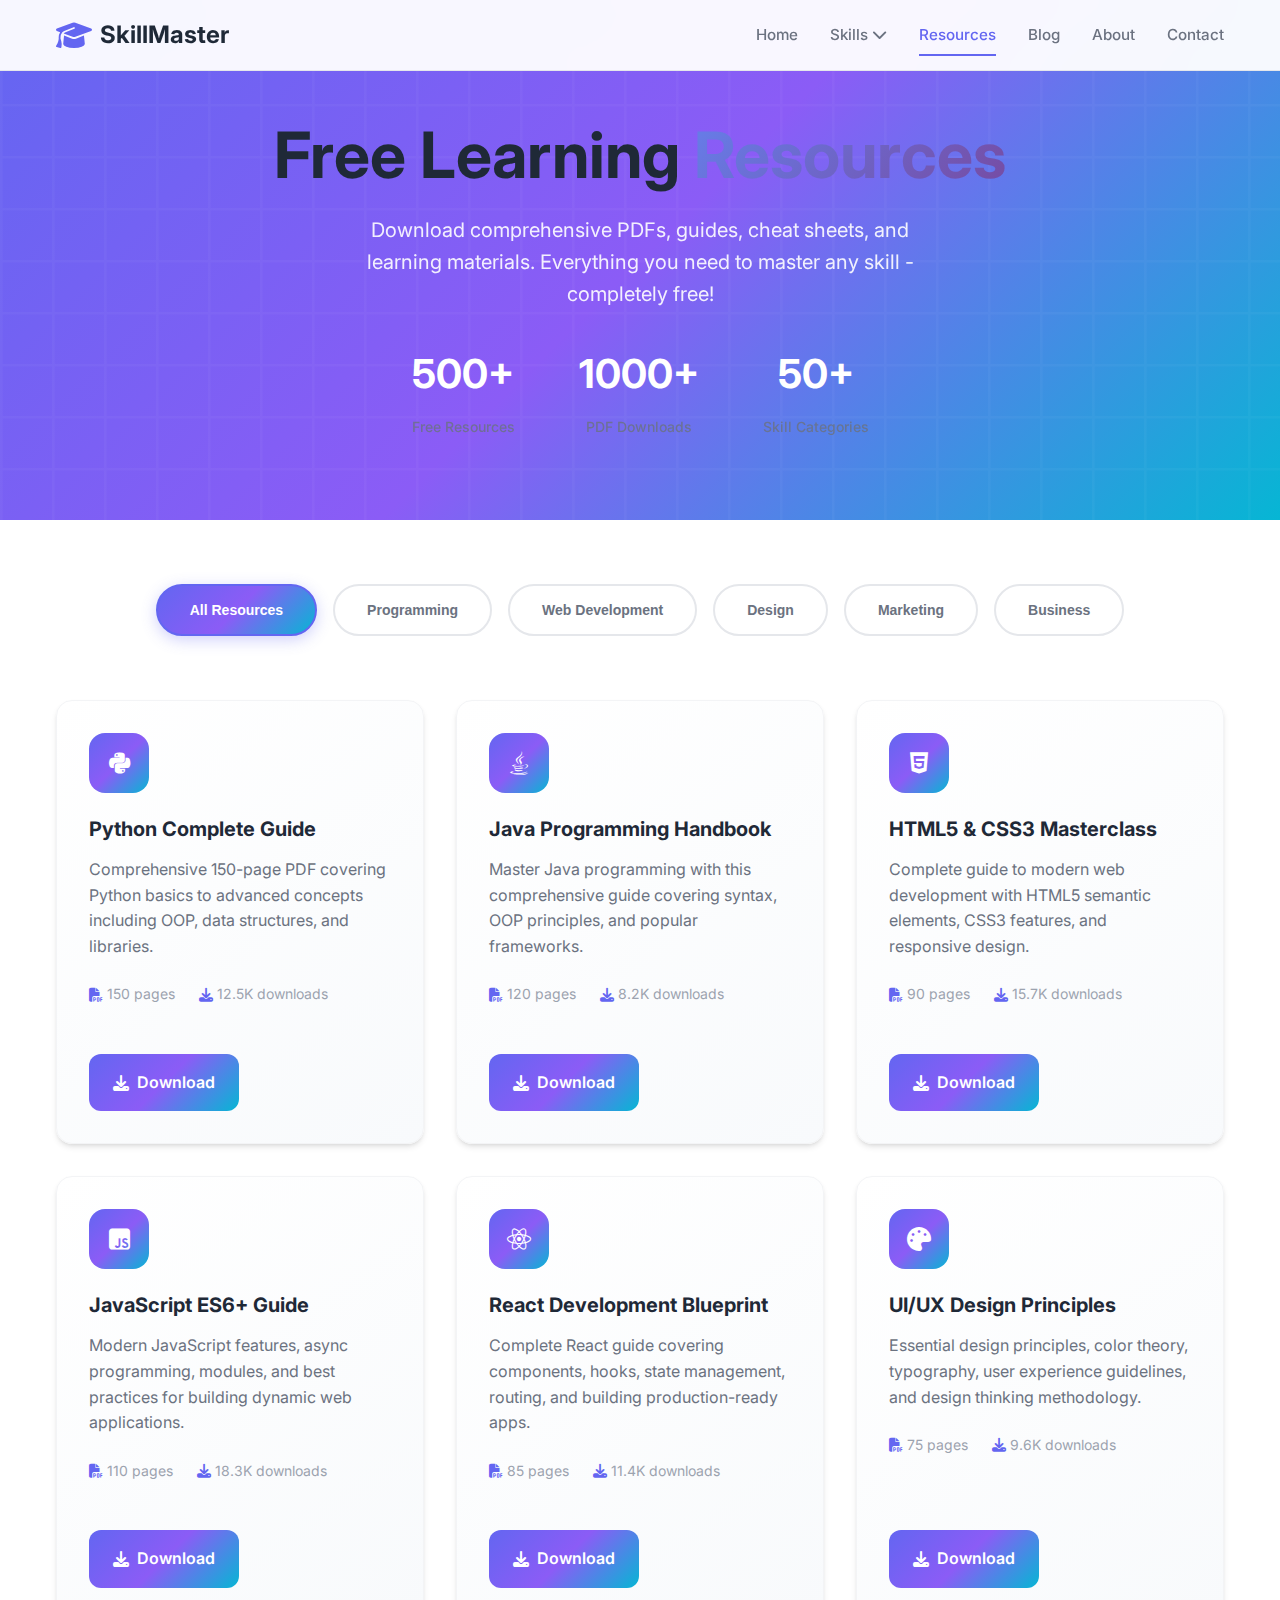
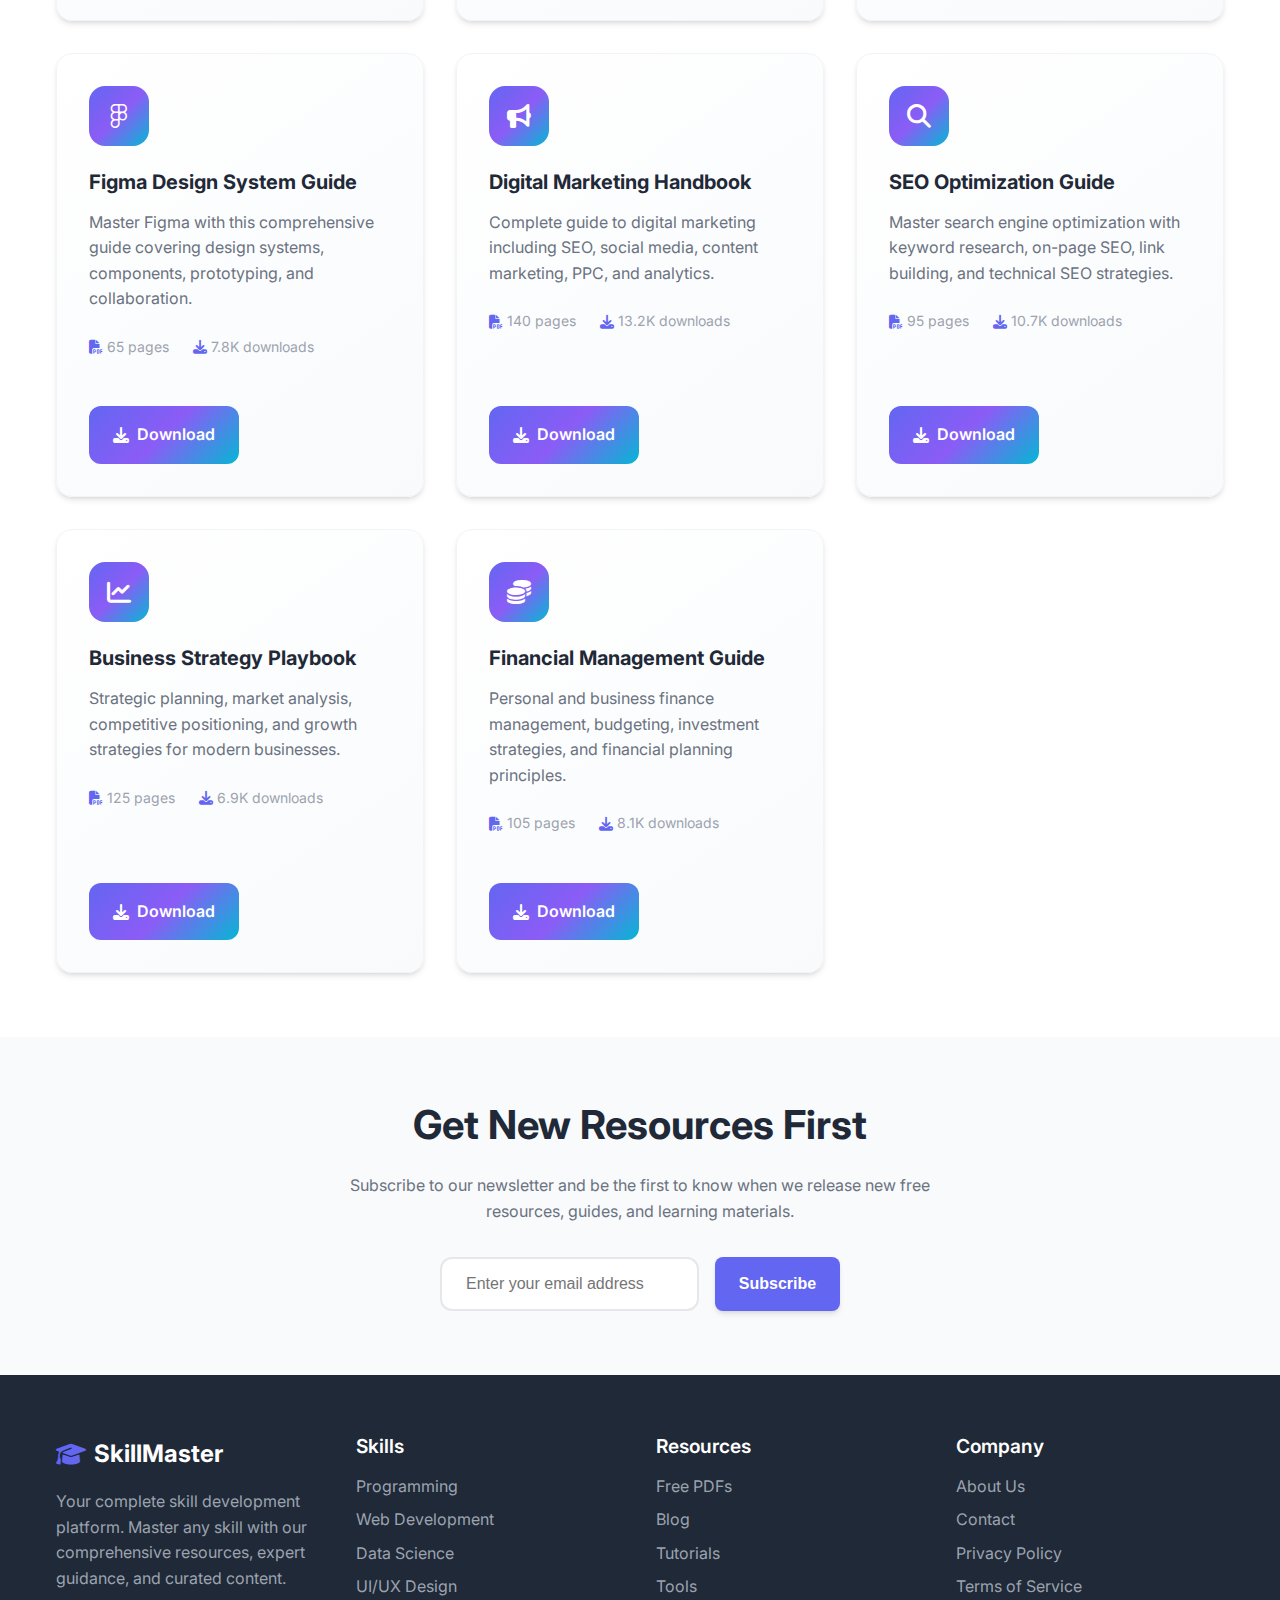
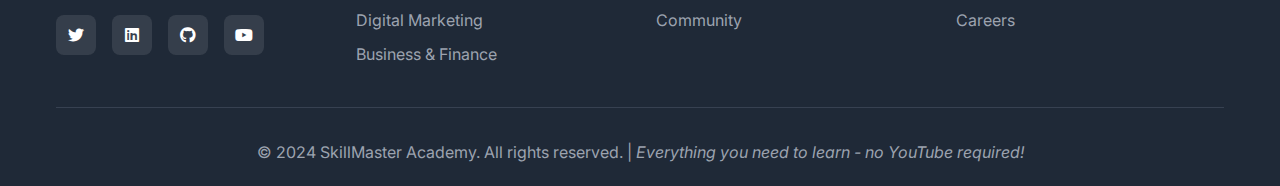
<file: resources.html>
<!DOCTYPE html>
<html lang="en">
<head>
    <meta charset="UTF-8">
    <meta name="viewport" content="width=device-width, initial-scale=1.0">
    <title>Free Resources - SkillMaster Academy</title>
    <meta name="description" content="Download free PDFs, guides, cheat sheets, and learning resources for programming, web development, design, and more.">
    <link rel="stylesheet" href="style.css">
    <link href="https://cdnjs.cloudflare.com/ajax/libs/font-awesome/6.4.0/css/all.min.css" rel="stylesheet">
    <link href="https://fonts.googleapis.com/css2?family=Inter:wght@300;400;500;600;700&display=swap" rel="stylesheet">
</head>
<body>
    <!-- Navigation -->
    <nav class="navbar">
        <div class="nav-container">
            <div class="nav-logo">
                <a href="index.html">
                    <i class="fas fa-graduation-cap"></i>
                    <span>SkillMaster</span>
                </a>
            </div>
            <ul class="nav-menu">
                <li><a href="index.html" class="nav-link">Home</a></li>
                <li class="dropdown">
                    <a href="#" class="nav-link">Skills <i class="fas fa-chevron-down"></i></a>
                    <div class="dropdown-content">
                        <a href="programming.html">Programming</a>
                        <a href="web-development.html">Web Development</a>
                        <a href="data-science.html">Data Science</a>
                        <a href="design.html">UI/UX Design</a>
                        <a href="digital-marketing.html">Digital Marketing</a>
                        <a href="business.html">Business & Finance</a>
                    </div>
                </li>
                <li><a href="resources.html" class="nav-link active">Resources</a></li>
                <li><a href="blog.html" class="nav-link">Blog</a></li>
                <li><a href="about.html" class="nav-link">About</a></li>
                <li><a href="contact.html" class="nav-link">Contact</a></li>
            </ul>
            <div class="nav-toggle">
                <span class="bar"></span>
                <span class="bar"></span>
                <span class="bar"></span>
            </div>
        </div>
    </nav>

    <!-- Hero Section -->
    <section class="resources-hero">
        <div class="container">
            <div class="resources-hero-content">
                <h1>Free Learning <span class="gradient-text">Resources</span></h1>
                <p>Download comprehensive PDFs, guides, cheat sheets, and learning materials. Everything you need to master any skill - completely free!</p>
                <div class="resources-stats">
                    <div class="stat">
                        <span class="stat-number">500+</span>
                        <span class="stat-label">Free Resources</span>
                    </div>
                    <div class="stat">
                        <span class="stat-number">1000+</span>
                        <span class="stat-label">PDF Downloads</span>
                    </div>
                    <div class="stat">
                        <span class="stat-number">50+</span>
                        <span class="stat-label">Skill Categories</span>
                    </div>
                </div>
            </div>
        </div>
    </section>

    <!-- Resource Categories -->
    <section class="resource-categories">
        <div class="container">
            <div class="category-filters">
                <button class="category-filter active" data-category="all">All Resources</button>
                <button class="category-filter" data-category="programming">Programming</button>
                <button class="category-filter" data-category="web-dev">Web Development</button>
                <button class="category-filter" data-category="design">Design</button>
                <button class="category-filter" data-category="marketing">Marketing</button>
                <button class="category-filter" data-category="business">Business</button>
            </div>

            <div class="resources-grid">
                <!-- Programming Resources -->
                <div class="resource-card" data-category="programming">
                    <div class="resource-icon">
                        <i class="fab fa-python"></i>
                    </div>
                    <div class="resource-content">
                        <h3>Python Complete Guide</h3>
                        <p>Comprehensive 150-page PDF covering Python basics to advanced concepts including OOP, data structures, and libraries.</p>
                        <div class="resource-meta">
                            <span><i class="fas fa-file-pdf"></i> 150 pages</span>
                            <span><i class="fas fa-download"></i> 12.5K downloads</span>
                        </div>
                    </div>
                    <a href="#" class="resource-download" data-download="Python Complete Guide">
                        <i class="fas fa-download"></i> Download
                    </a>
                </div>

                <div class="resource-card" data-category="programming">
                    <div class="resource-icon">
                        <i class="fab fa-java"></i>
                    </div>
                    <div class="resource-content">
                        <h3>Java Programming Handbook</h3>
                        <p>Master Java programming with this comprehensive guide covering syntax, OOP principles, and popular frameworks.</p>
                        <div class="resource-meta">
                            <span><i class="fas fa-file-pdf"></i> 120 pages</span>
                            <span><i class="fas fa-download"></i> 8.2K downloads</span>
                        </div>
                    </div>
                    <a href="#" class="resource-download" data-download="Java Programming Handbook">
                        <i class="fas fa-download"></i> Download
                    </a>
                </div>

                <!-- Web Development Resources -->
                <div class="resource-card" data-category="web-dev">
                    <div class="resource-icon">
                        <i class="fab fa-html5"></i>
                    </div>
                    <div class="resource-content">
                        <h3>HTML5 & CSS3 Masterclass</h3>
                        <p>Complete guide to modern web development with HTML5 semantic elements, CSS3 features, and responsive design.</p>
                        <div class="resource-meta">
                            <span><i class="fas fa-file-pdf"></i> 90 pages</span>
                            <span><i class="fas fa-download"></i> 15.7K downloads</span>
                        </div>
                    </div>
                    <a href="#" class="resource-download" data-download="HTML5 & CSS3 Masterclass">
                        <i class="fas fa-download"></i> Download
                    </a>
                </div>

                <div class="resource-card" data-category="web-dev">
                    <div class="resource-icon">
                        <i class="fab fa-js-square"></i>
                    </div>
                    <div class="resource-content">
                        <h3>JavaScript ES6+ Guide</h3>
                        <p>Modern JavaScript features, async programming, modules, and best practices for building dynamic web applications.</p>
                        <div class="resource-meta">
                            <span><i class="fas fa-file-pdf"></i> 110 pages</span>
                            <span><i class="fas fa-download"></i> 18.3K downloads</span>
                        </div>
                    </div>
                    <a href="#" class="resource-download" data-download="JavaScript ES6+ Guide">
                        <i class="fas fa-download"></i> Download
                    </a>
                </div>

                <div class="resource-card" data-category="web-dev">
                    <div class="resource-icon">
                        <i class="fab fa-react"></i>
                    </div>
                    <div class="resource-content">
                        <h3>React Development Blueprint</h3>
                        <p>Complete React guide covering components, hooks, state management, routing, and building production-ready apps.</p>
                        <div class="resource-meta">
                            <span><i class="fas fa-file-pdf"></i> 85 pages</span>
                            <span><i class="fas fa-download"></i> 11.4K downloads</span>
                        </div>
                    </div>
                    <a href="#" class="resource-download" data-download="React Development Blueprint">
                        <i class="fas fa-download"></i> Download
                    </a>
                </div>

                <!-- Design Resources -->
                <div class="resource-card" data-category="design">
                    <div class="resource-icon">
                        <i class="fas fa-palette"></i>
                    </div>
                    <div class="resource-content">
                        <h3>UI/UX Design Principles</h3>
                        <p>Essential design principles, color theory, typography, user experience guidelines, and design thinking methodology.</p>
                        <div class="resource-meta">
                            <span><i class="fas fa-file-pdf"></i> 75 pages</span>
                            <span><i class="fas fa-download"></i> 9.6K downloads</span>
                        </div>
                    </div>
                    <a href="#" class="resource-download" data-download="UI/UX Design Principles">
                        <i class="fas fa-download"></i> Download
                    </a>
                </div>

                <div class="resource-card" data-category="design">
                    <div class="resource-icon">
                        <i class="fab fa-figma"></i>
                    </div>
                    <div class="resource-content">
                        <h3>Figma Design System Guide</h3>
                        <p>Master Figma with this comprehensive guide covering design systems, components, prototyping, and collaboration.</p>
                        <div class="resource-meta">
                            <span><i class="fas fa-file-pdf"></i> 65 pages</span>
                            <span><i class="fas fa-download"></i> 7.8K downloads</span>
                        </div>
                    </div>
                    <a href="#" class="resource-download" data-download="Figma Design System Guide">
                        <i class="fas fa-download"></i> Download
                    </a>
                </div>

                <!-- Marketing Resources -->
                <div class="resource-card" data-category="marketing">
                    <div class="resource-icon">
                        <i class="fas fa-bullhorn"></i>
                    </div>
                    <div class="resource-content">
                        <h3>Digital Marketing Handbook</h3>
                        <p>Complete guide to digital marketing including SEO, social media, content marketing, PPC, and analytics.</p>
                        <div class="resource-meta">
                            <span><i class="fas fa-file-pdf"></i> 140 pages</span>
                            <span><i class="fas fa-download"></i> 13.2K downloads</span>
                        </div>
                    </div>
                    <a href="#" class="resource-download" data-download="Digital Marketing Handbook">
                        <i class="fas fa-download"></i> Download
                    </a>
                </div>

                <div class="resource-card" data-category="marketing">
                    <div class="resource-icon">
                        <i class="fas fa-search"></i>
                    </div>
                    <div class="resource-content">
                        <h3>SEO Optimization Guide</h3>
                        <p>Master search engine optimization with keyword research, on-page SEO, link building, and technical SEO strategies.</p>
                        <div class="resource-meta">
                            <span><i class="fas fa-file-pdf"></i> 95 pages</span>
                            <span><i class="fas fa-download"></i> 10.7K downloads</span>
                        </div>
                    </div>
                    <a href="#" class="resource-download" data-download="SEO Optimization Guide">
                        <i class="fas fa-download"></i> Download
                    </a>
                </div>

                <!-- Business Resources -->
                <div class="resource-card" data-category="business">
                    <div class="resource-icon">
                        <i class="fas fa-chart-line"></i>
                    </div>
                    <div class="resource-content">
                        <h3>Business Strategy Playbook</h3>
                        <p>Strategic planning, market analysis, competitive positioning, and growth strategies for modern businesses.</p>
                        <div class="resource-meta">
                            <span><i class="fas fa-file-pdf"></i> 125 pages</span>
                            <span><i class="fas fa-download"></i> 6.9K downloads</span>
                        </div>
                    </div>
                    <a href="#" class="resource-download" data-download="Business Strategy Playbook">
                        <i class="fas fa-download"></i> Download
                    </a>
                </div>

                <div class="resource-card" data-category="business">
                    <div class="resource-icon">
                        <i class="fas fa-coins"></i>
                    </div>
                    <div class="resource-content">
                        <h3>Financial Management Guide</h3>
                        <p>Personal and business finance management, budgeting, investment strategies, and financial planning principles.</p>
                        <div class="resource-meta">
                            <span><i class="fas fa-file-pdf"></i> 105 pages</span>
                            <span><i class="fas fa-download"></i> 8.1K downloads</span>
                        </div>
                    </div>
                    <a href="#" class="resource-download" data-download="Financial Management Guide">
                        <i class="fas fa-download"></i> Download
                    </a>
                </div>
            </div>
        </div>
    </section>

    <!-- Newsletter Section -->
    <section class="newsletter">
        <div class="container">
            <div class="newsletter-content">
                <h2>Get New Resources First</h2>
                <p>Subscribe to our newsletter and be the first to know when we release new free resources, guides, and learning materials.</p>
                <form class="newsletter-form">
                    <input type="email" placeholder="Enter your email address" required>
                    <button type="submit" class="btn btn-primary">Subscribe</button>
                </form>
            </div>
        </div>
    </section>

    <!-- Footer -->
    <footer class="footer">
        <div class="container">
            <div class="footer-content">
                <div class="footer-section">
                    <div class="footer-logo">
                        <i class="fas fa-graduation-cap"></i>
                        <span>SkillMaster</span>
                    </div>
                    <p>Your complete skill development platform. Master any skill with our comprehensive resources, expert guidance, and curated content.</p>
                    <div class="footer-social">
                        <a href="#"><i class="fab fa-twitter"></i></a>
                        <a href="#"><i class="fab fa-linkedin"></i></a>
                        <a href="#"><i class="fab fa-github"></i></a>
                        <a href="#"><i class="fab fa-youtube"></i></a>
                    </div>
                </div>
                <div class="footer-section">
                    <h4>Skills</h4>
                    <ul>
                        <li><a href="programming.html">Programming</a></li>
                        <li><a href="web-development.html">Web Development</a></li>
                        <li><a href="data-science.html">Data Science</a></li>
                        <li><a href="design.html">UI/UX Design</a></li>
                        <li><a href="digital-marketing.html">Digital Marketing</a></li>
                        <li><a href="business.html">Business & Finance</a></li>
                    </ul>
                </div>
                <div class="footer-section">
                    <h4>Resources</h4>
                    <ul>
                        <li><a href="resources.html">Free PDFs</a></li>
                        <li><a href="blog.html">Blog</a></li>
                        <li><a href="tutorials.html">Tutorials</a></li>
                        <li><a href="tools.html">Tools</a></li>
                        <li><a href="community.html">Community</a></li>
                    </ul>
                </div>
                <div class="footer-section">
                    <h4>Company</h4>
                    <ul>
                        <li><a href="about.html">About Us</a></li>
                        <li><a href="contact.html">Contact</a></li>
                        <li><a href="privacy.html">Privacy Policy</a></li>
                        <li><a href="terms.html">Terms of Service</a></li>
                        <li><a href="careers.html">Careers</a></li>
                    </ul>
                </div>
            </div>
            <div class="footer-bottom">
                <p>&copy; 2024 SkillMaster Academy. All rights reserved. | <em>Everything you need to learn - no YouTube required!</em></p>
            </div>
        </div>
    </footer>

    <script src="script.js"></script>
</body>
</html>
</file>
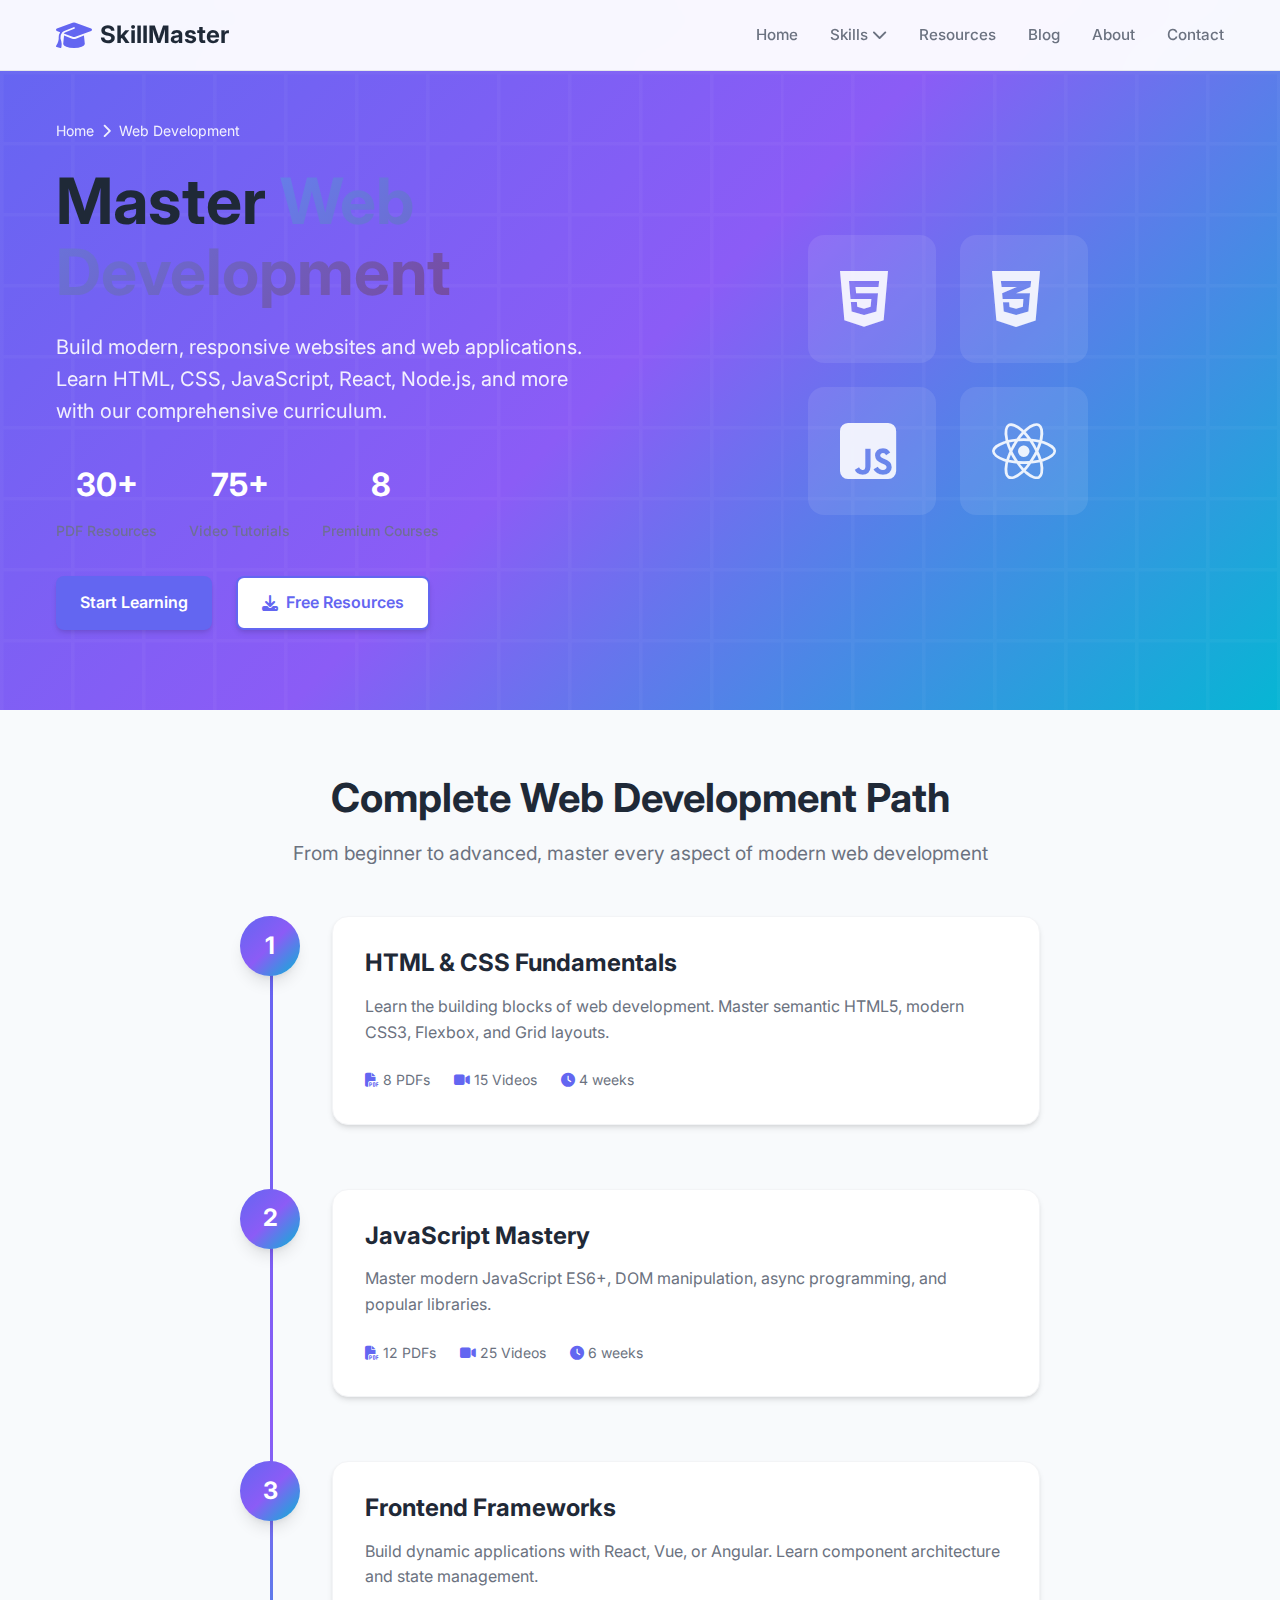
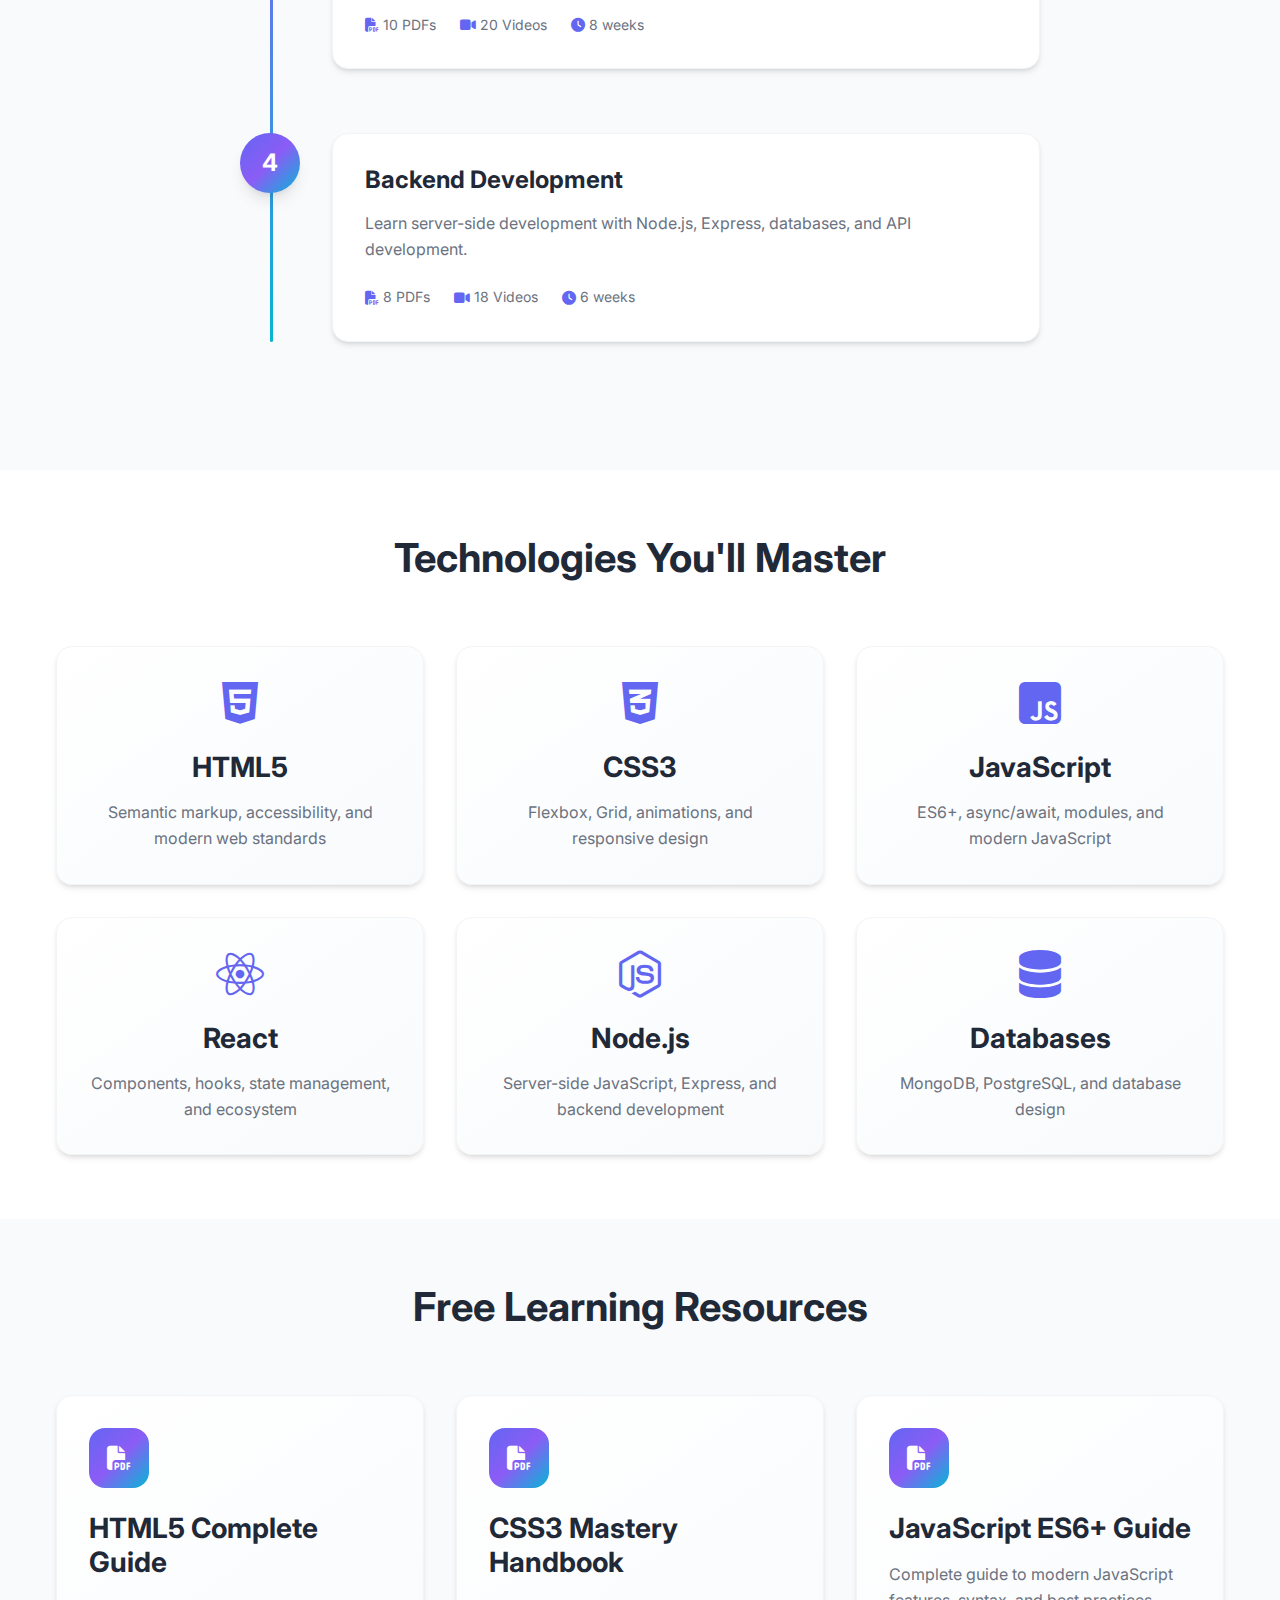
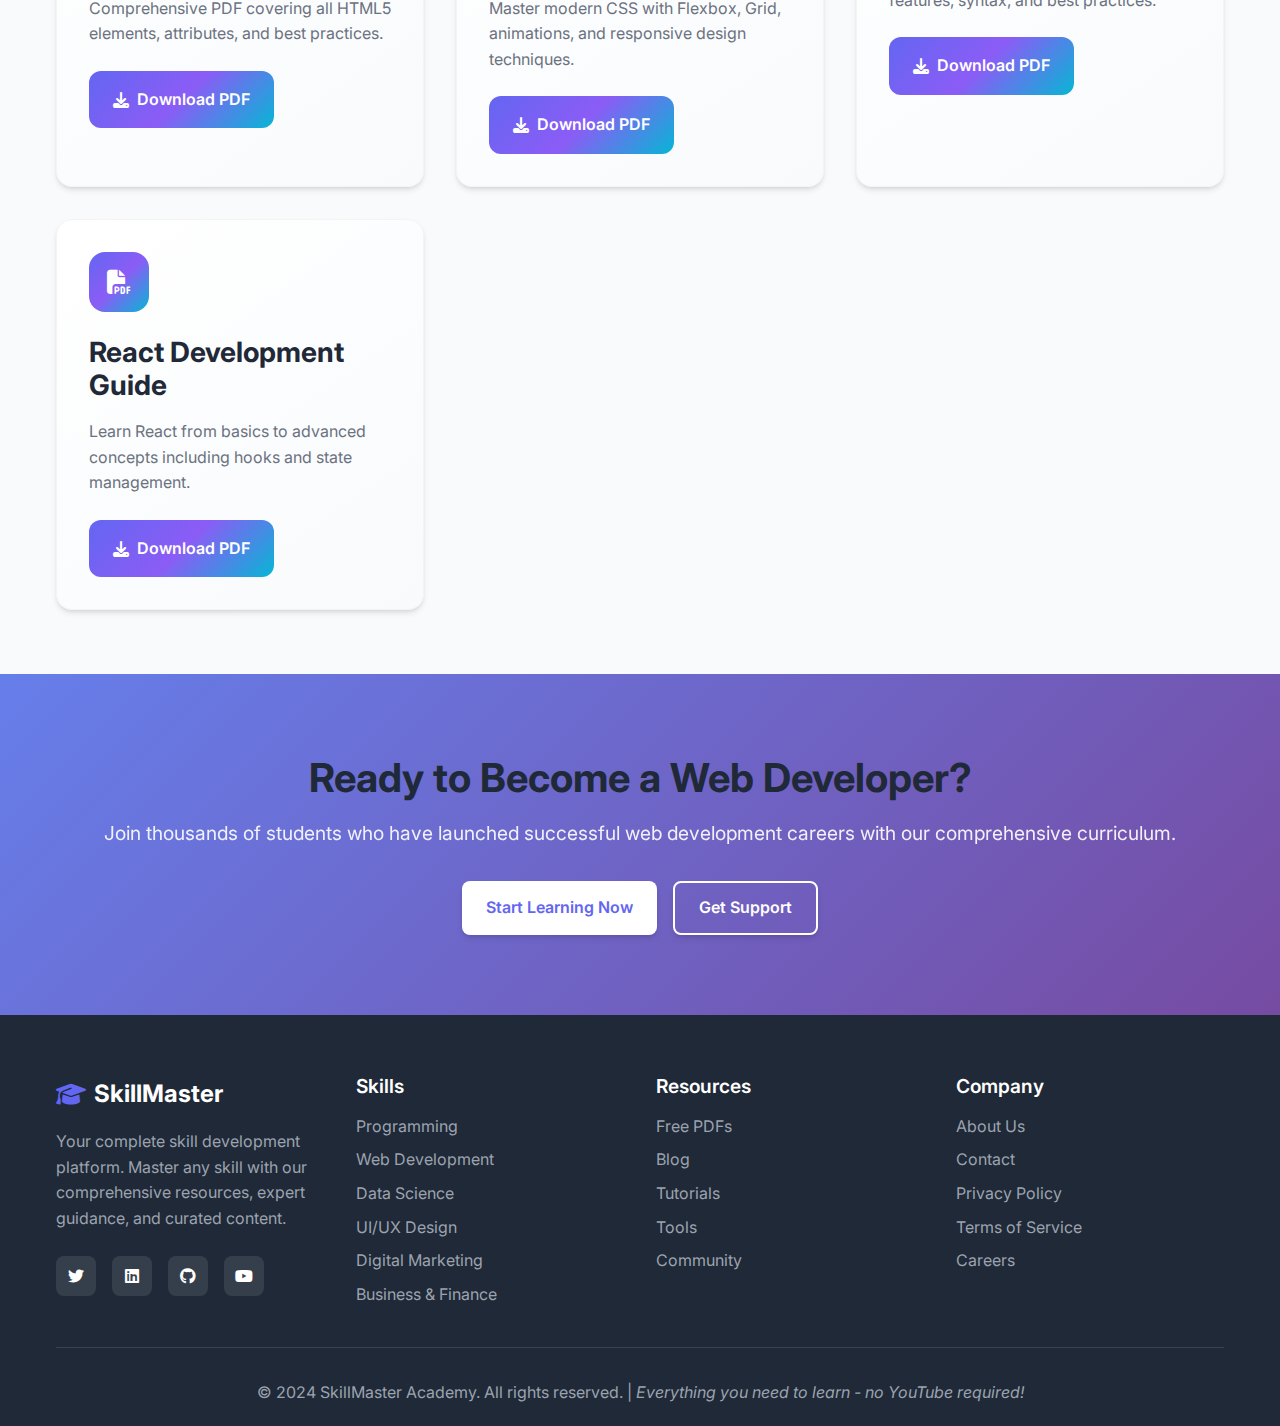
<file: web-development.html>
<!DOCTYPE html>
<html lang="en">
<head>
    <meta charset="UTF-8">
    <meta name="viewport" content="width=device-width, initial-scale=1.0">
    <title>Web Development - SkillMaster Academy</title>
    <meta name="description" content="Master web development with HTML, CSS, JavaScript, React, and more. Comprehensive courses, tutorials, and resources.">
    <link rel="stylesheet" href="style.css">
    <link href="https://cdnjs.cloudflare.com/ajax/libs/font-awesome/6.4.0/css/all.min.css" rel="stylesheet">
    <link href="https://fonts.googleapis.com/css2?family=Inter:wght@300;400;500;600;700&display=swap" rel="stylesheet">
</head>
<body>
    <!-- Navigation -->
    <nav class="navbar">
        <div class="nav-container">
            <div class="nav-logo">
                <a href="index.html">
                    <i class="fas fa-graduation-cap"></i>
                    <span>SkillMaster</span>
                </a>
            </div>
            <ul class="nav-menu">
                <li><a href="index.html" class="nav-link">Home</a></li>
                <li class="dropdown">
                    <a href="#" class="nav-link">Skills <i class="fas fa-chevron-down"></i></a>
                    <div class="dropdown-content">
                        <a href="programming.html">Programming</a>
                        <a href="web-development.html" class="active">Web Development</a>
                        <a href="data-science.html">Data Science</a>
                        <a href="design.html">UI/UX Design</a>
                        <a href="digital-marketing.html">Digital Marketing</a>
                        <a href="business.html">Business & Finance</a>
                    </div>
                </li>
                <li><a href="resources.html" class="nav-link">Resources</a></li>
                <li><a href="blog.html" class="nav-link">Blog</a></li>
                <li><a href="about.html" class="nav-link">About</a></li>
                <li><a href="contact.html" class="nav-link">Contact</a></li>
            </ul>
            <div class="nav-toggle">
                <span class="bar"></span>
                <span class="bar"></span>
                <span class="bar"></span>
            </div>
        </div>
    </nav>

    <!-- Hero Section -->
    <section class="skill-hero">
        <div class="container">
            <div class="skill-hero-content">
                <div class="skill-hero-text">
                    <div class="skill-breadcrumb">
                        <a href="index.html">Home</a>
                        <i class="fas fa-chevron-right"></i>
                        <span>Web Development</span>
                    </div>
                    <h1>Master <span class="gradient-text">Web Development</span></h1>
                    <p>Build modern, responsive websites and web applications. Learn HTML, CSS, JavaScript, React, Node.js, and more with our comprehensive curriculum.</p>
                    <div class="skill-stats">
                        <div class="stat">
                            <span class="stat-number">30+</span>
                            <span class="stat-label">PDF Resources</span>
                        </div>
                        <div class="stat">
                            <span class="stat-number">75+</span>
                            <span class="stat-label">Video Tutorials</span>
                        </div>
                        <div class="stat">
                            <span class="stat-number">8</span>
                            <span class="stat-label">Premium Courses</span>
                        </div>
                    </div>
                    <div class="skill-actions">
                        <a href="#curriculum" class="btn btn-primary">Start Learning</a>
                        <a href="#resources" class="btn btn-secondary">
                            <i class="fas fa-download"></i> Free Resources
                        </a>
                    </div>
                </div>
                <div class="skill-hero-image">
                    <div class="skill-icon-large">
                        <i class="fab fa-html5"></i>
                        <i class="fab fa-css3-alt"></i>
                        <i class="fab fa-js-square"></i>
                        <i class="fab fa-react"></i>
                    </div>
                </div>
            </div>
        </div>
    </section>

    <!-- Learning Path Section -->
    <section id="curriculum" class="learning-path">
        <div class="container">
            <div class="section-header">
                <h2>Complete Web Development Path</h2>
                <p>From beginner to advanced, master every aspect of modern web development</p>
            </div>

            <div class="path-timeline">
                <div class="path-step">
                    <div class="step-number">1</div>
                    <div class="step-content">
                        <h3>HTML & CSS Fundamentals</h3>
                        <p>Learn the building blocks of web development. Master semantic HTML5, modern CSS3, Flexbox, and Grid layouts.</p>
                        <div class="step-resources">
                            <span><i class="fas fa-file-pdf"></i> 8 PDFs</span>
                            <span><i class="fas fa-video"></i> 15 Videos</span>
                            <span><i class="fas fa-clock"></i> 4 weeks</span>
                        </div>
                    </div>
                </div>

                <div class="path-step">
                    <div class="step-number">2</div>
                    <div class="step-content">
                        <h3>JavaScript Mastery</h3>
                        <p>Master modern JavaScript ES6+, DOM manipulation, async programming, and popular libraries.</p>
                        <div class="step-resources">
                            <span><i class="fas fa-file-pdf"></i> 12 PDFs</span>
                            <span><i class="fas fa-video"></i> 25 Videos</span>
                            <span><i class="fas fa-clock"></i> 6 weeks</span>
                        </div>
                    </div>
                </div>

                <div class="path-step">
                    <div class="step-number">3</div>
                    <div class="step-content">
                        <h3>Frontend Frameworks</h3>
                        <p>Build dynamic applications with React, Vue, or Angular. Learn component architecture and state management.</p>
                        <div class="step-resources">
                            <span><i class="fas fa-file-pdf"></i> 10 PDFs</span>
                            <span><i class="fas fa-video"></i> 20 Videos</span>
                            <span><i class="fas fa-clock"></i> 8 weeks</span>
                        </div>
                    </div>
                </div>

                <div class="path-step">
                    <div class="step-number">4</div>
                    <div class="step-content">
                        <h3>Backend Development</h3>
                        <p>Learn server-side development with Node.js, Express, databases, and API development.</p>
                        <div class="step-resources">
                            <span><i class="fas fa-file-pdf"></i> 8 PDFs</span>
                            <span><i class="fas fa-video"></i> 18 Videos</span>
                            <span><i class="fas fa-clock"></i> 6 weeks</span>
                        </div>
                    </div>
                </div>
            </div>
        </div>
    </section>

    <!-- Technologies Section -->
    <section class="technologies">
        <div class="container">
            <h2>Technologies You'll Master</h2>
            <div class="tech-grid">
                <div class="tech-card">
                    <i class="fab fa-html5"></i>
                    <h3>HTML5</h3>
                    <p>Semantic markup, accessibility, and modern web standards</p>
                </div>
                <div class="tech-card">
                    <i class="fab fa-css3-alt"></i>
                    <h3>CSS3</h3>
                    <p>Flexbox, Grid, animations, and responsive design</p>
                </div>
                <div class="tech-card">
                    <i class="fab fa-js-square"></i>
                    <h3>JavaScript</h3>
                    <p>ES6+, async/await, modules, and modern JavaScript</p>
                </div>
                <div class="tech-card">
                    <i class="fab fa-react"></i>
                    <h3>React</h3>
                    <p>Components, hooks, state management, and ecosystem</p>
                </div>
                <div class="tech-card">
                    <i class="fab fa-node-js"></i>
                    <h3>Node.js</h3>
                    <p>Server-side JavaScript, Express, and backend development</p>
                </div>
                <div class="tech-card">
                    <i class="fas fa-database"></i>
                    <h3>Databases</h3>
                    <p>MongoDB, PostgreSQL, and database design</p>
                </div>
            </div>
        </div>
    </section>

    <!-- Resources Section -->
    <section id="resources" class="resources">
        <div class="container">
            <h2>Free Learning Resources</h2>
            <div class="resources-grid">
                <div class="resource-card">
                    <div class="resource-icon">
                        <i class="fas fa-file-pdf"></i>
                    </div>
                    <h3>HTML5 Complete Guide</h3>
                    <p>Comprehensive PDF covering all HTML5 elements, attributes, and best practices.</p>
                    <a href="#" class="resource-download" data-download="HTML5 Complete Guide">
                        <i class="fas fa-download"></i> Download PDF
                    </a>
                </div>
                <div class="resource-card">
                    <div class="resource-icon">
                        <i class="fas fa-file-pdf"></i>
                    </div>
                    <h3>CSS3 Mastery Handbook</h3>
                    <p>Master modern CSS with Flexbox, Grid, animations, and responsive design techniques.</p>
                    <a href="#" class="resource-download" data-download="CSS3 Mastery Handbook">
                        <i class="fas fa-download"></i> Download PDF
                    </a>
                </div>
                <div class="resource-card">
                    <div class="resource-icon">
                        <i class="fas fa-file-pdf"></i>
                    </div>
                    <h3>JavaScript ES6+ Guide</h3>
                    <p>Complete guide to modern JavaScript features, syntax, and best practices.</p>
                    <a href="#" class="resource-download" data-download="JavaScript ES6+ Guide">
                        <i class="fas fa-download"></i> Download PDF
                    </a>
                </div>
                <div class="resource-card">
                    <div class="resource-icon">
                        <i class="fas fa-file-pdf"></i>
                    </div>
                    <h3>React Development Guide</h3>
                    <p>Learn React from basics to advanced concepts including hooks and state management.</p>
                    <a href="#" class="resource-download" data-download="React Development Guide">
                        <i class="fas fa-download"></i> Download PDF
                    </a>
                </div>
            </div>
        </div>
    </section>

    <!-- CTA Section -->
    <section class="cta">
        <div class="container">
            <div class="cta-content">
                <h2>Ready to Become a Web Developer?</h2>
                <p>Join thousands of students who have launched successful web development careers with our comprehensive curriculum.</p>
                <div class="cta-buttons">
                    <a href="#curriculum" class="btn btn-primary">Start Learning Now</a>
                    <a href="contact.html" class="btn btn-outline">Get Support</a>
                </div>
            </div>
        </div>
    </section>

    <!-- Footer -->
    <footer class="footer">
        <div class="container">
            <div class="footer-content">
                <div class="footer-section">
                    <div class="footer-logo">
                        <i class="fas fa-graduation-cap"></i>
                        <span>SkillMaster</span>
                    </div>
                    <p>Your complete skill development platform. Master any skill with our comprehensive resources, expert guidance, and curated content.</p>
                    <div class="footer-social">
                        <a href="#"><i class="fab fa-twitter"></i></a>
                        <a href="#"><i class="fab fa-linkedin"></i></a>
                        <a href="#"><i class="fab fa-github"></i></a>
                        <a href="#"><i class="fab fa-youtube"></i></a>
                    </div>
                </div>
                <div class="footer-section">
                    <h4>Skills</h4>
                    <ul>
                        <li><a href="programming.html">Programming</a></li>
                        <li><a href="web-development.html">Web Development</a></li>
                        <li><a href="data-science.html">Data Science</a></li>
                        <li><a href="design.html">UI/UX Design</a></li>
                        <li><a href="digital-marketing.html">Digital Marketing</a></li>
                        <li><a href="business.html">Business & Finance</a></li>
                    </ul>
                </div>
                <div class="footer-section">
                    <h4>Resources</h4>
                    <ul>
                        <li><a href="resources.html">Free PDFs</a></li>
                        <li><a href="blog.html">Blog</a></li>
                        <li><a href="tutorials.html">Tutorials</a></li>
                        <li><a href="tools.html">Tools</a></li>
                        <li><a href="community.html">Community</a></li>
                    </ul>
                </div>
                <div class="footer-section">
                    <h4>Company</h4>
                    <ul>
                        <li><a href="about.html">About Us</a></li>
                        <li><a href="contact.html">Contact</a></li>
                        <li><a href="privacy.html">Privacy Policy</a></li>
                        <li><a href="terms.html">Terms of Service</a></li>
                        <li><a href="careers.html">Careers</a></li>
                    </ul>
                </div>
            </div>
            <div class="footer-bottom">
                <p>&copy; 2024 SkillMaster Academy. All rights reserved. | <em>Everything you need to learn - no YouTube required!</em></p>
            </div>
        </div>
    </footer>

    <script src="script.js"></script>
</body>
</html>
</file>
<file: style.css>
/* Reset and Base Styles */
* {
    margin: 0;
    padding: 0;
    box-sizing: border-box;
}

:root {
    /* Enhanced Modern Color Palette */
    --primary-color: #6366f1;
    --primary-hover: #4f46e5;
    --primary-light: #a5b4fc;
    --secondary-color: #f59e0b;
    --secondary-hover: #d97706;
    --accent-color: #10b981;
    --accent-hover: #059669;
    --success-color: #22c55e;
    --error-color: #ef4444;
    --warning-color: #f59e0b;
    --info-color: #3b82f6;
    
    /* Text Colors */
    --text-primary: #1f2937;
    --text-secondary: #6b7280;
    --text-light: #9ca3af;
    --text-white: #ffffff;
    
    /* Background Colors */
    --bg-primary: #ffffff;
    --bg-secondary: #f8fafc;
    --bg-tertiary: #f1f5f9;
    --bg-dark: #0f172a;
    --bg-card: #ffffff;
    
    /* Border Colors */
    --border-color: #e5e7eb;
    --border-light: #f3f4f6;
    --border-dark: #d1d5db;
    
    /* Shadows */
    --shadow-sm: 0 1px 2px 0 rgb(0 0 0 / 0.05);
    --shadow-md: 0 4px 6px -1px rgb(0 0 0 / 0.1), 0 2px 4px -2px rgb(0 0 0 / 0.1);
    --shadow-lg: 0 10px 15px -3px rgb(0 0 0 / 0.1), 0 4px 6px -4px rgb(0 0 0 / 0.1);
    --shadow-xl: 0 20px 25px -5px rgb(0 0 0 / 0.1), 0 8px 10px -6px rgb(0 0 0 / 0.1);
    --shadow-2xl: 0 25px 50px -12px rgb(0 0 0 / 0.25);
    
    /* Gradients */
    --gradient-primary: linear-gradient(135deg, #667eea 0%, #764ba2 100%);
    --gradient-secondary: linear-gradient(135deg, #f093fb 0%, #f5576c 100%);
    --gradient-accent: linear-gradient(135deg, #4facfe 0%, #00f2fe 100%);
    --gradient-hero: linear-gradient(135deg, #6366f1 0%, #8b5cf6 50%, #06b6d4 100%);
    --gradient-card: linear-gradient(145deg, #ffffff 0%, #f8fafc 100%);
    
    /* Spacing */
    --spacing-xs: 0.25rem;
    --spacing-sm: 0.5rem;
    --spacing-md: 1rem;
    --spacing-lg: 1.5rem;
    --spacing-xl: 2rem;
    --spacing-2xl: 3rem;
    --spacing-3xl: 4rem;
    
    /* Border Radius */
    --radius-sm: 0.375rem;
    --radius-md: 0.5rem;
    --radius-lg: 0.75rem;
    --radius-xl: 1rem;
    --radius-2xl: 1.5rem;
    --radius-full: 9999px;
    
    /* Transitions */
    --transition-fast: 0.15s ease;
    --transition-normal: 0.3s ease;
    --transition-slow: 0.5s ease;
}

/* Dark Theme Variables */
[data-theme="dark"] {
    --text-primary: #f9fafb;
    --text-secondary: #d1d5db;
    --text-light: #9ca3af;
    --bg-primary: #0f172a;
    --bg-secondary: #1e293b;
    --bg-tertiary: #334155;
    --bg-card: #1e293b;
    --border-color: #374151;
    --border-light: #4b5563;
    --border-dark: #6b7280;
    --shadow-md: 0 4px 6px -1px rgb(0 0 0 / 0.3), 0 2px 4px -2px rgb(0 0 0 / 0.3);
    --shadow-lg: 0 10px 15px -3px rgb(0 0 0 / 0.3), 0 4px 6px -4px rgb(0 0 0 / 0.3);
    --shadow-xl: 0 20px 25px -5px rgb(0 0 0 / 0.3), 0 8px 10px -6px rgb(0 0 0 / 0.3);
    --gradient-card: linear-gradient(145deg, #1e293b 0%, #334155 100%);
}

body {
    font-family: 'Inter', -apple-system, BlinkMacSystemFont, 'Segoe UI', Roboto, sans-serif;
    line-height: 1.6;
    color: var(--text-primary);
    background-color: var(--bg-primary);
    overflow-x: hidden;
    transition: background-color var(--transition-normal), color var(--transition-normal);
}

.container {
    max-width: 1200px;
    margin: 0 auto;
    padding: 0 var(--spacing-md);
}

/* Enhanced Button Styles */
.btn {
    display: inline-flex;
    align-items: center;
    justify-content: center;
    gap: var(--spacing-sm);
    padding: var(--spacing-md) var(--spacing-xl);
    font-size: 1rem;
    font-weight: 600;
    text-decoration: none;
    border-radius: var(--radius-lg);
    border: 2px solid transparent;
    cursor: pointer;
    transition: all var(--transition-normal);
    position: relative;
    overflow: hidden;
    transform: translateY(0);
    box-shadow: var(--shadow-md);
}

.btn:hover {
    transform: translateY(-2px);
    box-shadow: var(--shadow-lg);
}

.btn:active {
    transform: translateY(0);
}

.btn-primary {
    background: var(--gradient-hero);
    color: var(--text-white);
    border-color: var(--primary-color);
}

.btn-primary:hover {
    background: var(--primary-hover);
    box-shadow: 0 10px 25px -5px rgba(99, 102, 241, 0.4);
}

.btn-secondary {
    background: transparent;
    color: var(--primary-color);
    border-color: var(--primary-color);
}

.btn-secondary:hover {
    background: var(--primary-color);
    color: var(--text-white);
}

.btn-outline {
    background: transparent;
    color: var(--text-primary);
    border-color: var(--border-color);
}

.btn-outline:hover {
    background: var(--text-primary);
    color: var(--text-white);
    border-color: var(--text-primary);
}

/* Enhanced Card Styles */
.card {
    background: var(--gradient-card);
    border-radius: var(--radius-xl);
    padding: var(--spacing-xl);
    box-shadow: var(--shadow-md);
    border: 1px solid var(--border-light);
    transition: all var(--transition-normal);
    position: relative;
    overflow: hidden;
}

.card::before {
    content: '';
    position: absolute;
    top: 0;
    left: 0;
    right: 0;
    height: 4px;
    background: var(--gradient-hero);
    transform: scaleX(0);
    transition: transform var(--transition-normal);
}

.card:hover {
    transform: translateY(-4px);
    box-shadow: var(--shadow-xl);
}

.card:hover::before {
    transform: scaleX(1);
}

/* Enhanced Typography */
h1, h2, h3, h4, h5, h6 {
    font-weight: 700;
    line-height: 1.2;
    color: var(--text-primary);
    margin-bottom: var(--spacing-md);
}

h1 {
    font-size: clamp(2rem, 5vw, 3.5rem);
}

h2 {
    font-size: clamp(1.75rem, 4vw, 2.5rem);
}

h3 {
    font-size: clamp(1.25rem, 3vw, 1.75rem);
}

.gradient-text {
    background: var(--gradient-hero);
    -webkit-background-clip: text;
    -webkit-text-fill-color: transparent;
    background-clip: text;
    color: transparent;
}

/* Loading and Animation Enhancements */
.loading-skeleton {
    background: linear-gradient(90deg, var(--bg-tertiary) 25%, var(--bg-secondary) 50%, var(--bg-tertiary) 75%);
    background-size: 200% 100%;
    animation: loading 1.5s infinite;
    border-radius: var(--radius-md);
    height: 20px;
}

@keyframes loading {
    0% { background-position: 200% 0; }
    100% { background-position: -200% 0; }
}

.pulse {
    animation: pulse 2s cubic-bezier(0.4, 0, 0.6, 1) infinite;
}

@keyframes pulse {
    0%, 100% { opacity: 1; }
    50% { opacity: 0.5; }
}

.bounce {
    animation: bounce 1s infinite;
}

@keyframes bounce {
    0%, 20%, 53%, 80%, 100% { transform: translate3d(0,0,0); }
    40%, 43% { transform: translate3d(0,-30px,0); }
    70% { transform: translate3d(0,-15px,0); }
    90% { transform: translate3d(0,-4px,0); }
}

/* Enhanced Focus States */
*:focus {
    outline: 2px solid var(--primary-color);
    outline-offset: 2px;
}

/* Search Overlay Styles */
.search-overlay {
    position: fixed;
    top: 0;
    left: 0;
    right: 0;
    bottom: 0;
    background: rgba(0, 0, 0, 0.8);
    backdrop-filter: blur(8px);
    z-index: 9999;
    display: flex;
    align-items: flex-start;
    justify-content: center;
    padding-top: 10vh;
    opacity: 1;
    transition: opacity var(--transition-normal);
}

.search-overlay.hidden {
    opacity: 0;
    pointer-events: none;
}

.search-container {
    background: var(--bg-card);
    border-radius: var(--radius-xl);
    box-shadow: var(--shadow-2xl);
    width: 90%;
    max-width: 600px;
    overflow: hidden;
    transform: translateY(0);
    transition: transform var(--transition-normal);
}

.search-overlay.hidden .search-container {
    transform: translateY(-20px);
}

.search-header {
    display: flex;
    align-items: center;
    padding: var(--spacing-lg);
    border-bottom: 1px solid var(--border-color);
}

.search-input {
    flex: 1;
    border: none;
    background: transparent;
    font-size: 1.25rem;
    color: var(--text-primary);
    outline: none;
    font-family: inherit;
}

.search-input::placeholder {
    color: var(--text-light);
}

.search-close {
    background: none;
    border: none;
    font-size: 1.5rem;
    color: var(--text-secondary);
    cursor: pointer;
    padding: var(--spacing-sm);
    border-radius: var(--radius-md);
    transition: all var(--transition-fast);
}

.search-close:hover {
    background: var(--bg-tertiary);
    color: var(--text-primary);
}

.search-results {
    max-height: 400px;
    overflow-y: auto;
    padding: var(--spacing-md);
}

.search-result {
    padding: var(--spacing-md);
    border-radius: var(--radius-md);
    margin-bottom: var(--spacing-sm);
    transition: background-color var(--transition-fast);
}

.search-result:hover {
    background: var(--bg-tertiary);
}

.search-result-link {
    text-decoration: none;
    color: inherit;
    display: block;
}

.search-result-title {
    font-weight: 600;
    color: var(--text-primary);
    margin-bottom: var(--spacing-xs);
}

.search-result-category {
    font-size: 0.875rem;
    color: var(--text-secondary);
}

.search-suggestion {
    text-align: center;
    color: var(--text-secondary);
    padding: var(--spacing-xl);
    font-style: italic;
}

.search-no-results {
    text-align: center;
    color: var(--text-secondary);
    padding: var(--spacing-xl);
}

/* Theme Toggle Styles */
.theme-toggle {
    background: var(--bg-tertiary);
    border: 2px solid var(--border-color);
    border-radius: var(--radius-full);
    width: 44px;
    height: 44px;
    display: flex;
    align-items: center;
    justify-content: center;
    cursor: pointer;
    transition: all var(--transition-normal);
    margin-left: var(--spacing-md);
}

.theme-toggle:hover {
    background: var(--primary-color);
    border-color: var(--primary-color);
    color: var(--text-white);
    transform: scale(1.05);
}

.theme-toggle i {
    font-size: 1rem;
    transition: transform var(--transition-normal);
}

.theme-toggle:hover i {
    transform: rotate(180deg);
}

/* Notification Styles */
.notification {
    position: fixed;
    top: 20px;
    right: 20px;
    background: var(--bg-card);
    border-radius: var(--radius-lg);
    box-shadow: var(--shadow-xl);
    padding: var(--spacing-lg);
    min-width: 300px;
    max-width: 400px;
    z-index: 10000;
    transform: translateX(100%);
    transition: transform var(--transition-normal);
    border-left: 4px solid var(--info-color);
}

.notification.show {
    transform: translateX(0);
}

.notification-success {
    border-left-color: var(--success-color);
}

.notification-error {
    border-left-color: var(--error-color);
}

.notification-warning {
    border-left-color: var(--warning-color);
}

.notification-content {
    display: flex;
    align-items: center;
    gap: var(--spacing-md);
}

.notification-content i {
    font-size: 1.25rem;
}

.notification-success i {
    color: var(--success-color);
}

.notification-error i {
    color: var(--error-color);
}

.notification-warning i {
    color: var(--warning-color);
}

.notification-content i.fa-info-circle {
    color: var(--info-color);
}

.notification-close {
    position: absolute;
    top: var(--spacing-sm);
    right: var(--spacing-sm);
    background: none;
    border: none;
    font-size: 1.25rem;
    color: var(--text-secondary);
    cursor: pointer;
    padding: var(--spacing-xs);
    border-radius: var(--radius-sm);
    transition: all var(--transition-fast);
}

.notification-close:hover {
    background: var(--bg-tertiary);
    color: var(--text-primary);
}

/* Tooltip Styles */
.tooltip {
    position: absolute;
    background: var(--text-primary);
    color: var(--text-white);
    padding: var(--spacing-sm) var(--spacing-md);
    border-radius: var(--radius-md);
    font-size: 0.875rem;
    white-space: nowrap;
    z-index: 10000;
    opacity: 0;
    transform: translateY(4px);
    transition: all var(--transition-fast);
    pointer-events: none;
}

.tooltip.visible {
    opacity: 1;
    transform: translateY(0);
}

.tooltip::after {
    content: '';
    position: absolute;
    top: 100%;
    left: 50%;
    margin-left: -4px;
    border-width: 4px;
    border-style: solid;
    border-color: var(--text-primary) transparent transparent transparent;
}

/* Scroll Progress Bar */
.scroll-progress {
    position: fixed;
    top: 0;
    left: 0;
    height: 3px;
    background: var(--gradient-hero);
    z-index: 9999;
    transition: width var(--transition-fast);
    border-radius: 0 2px 2px 0;
}

/* Enhanced Mobile Navigation */
.nav-toggle {
    display: none;
    flex-direction: column;
    cursor: pointer;
    padding: var(--spacing-sm);
    border-radius: var(--radius-md);
    transition: background-color var(--transition-fast);
}

.nav-toggle:hover {
    background: var(--bg-tertiary);
}

.nav-toggle .bar {
    width: 25px;
    height: 3px;
    background: var(--text-primary);
    margin: 3px 0;
    transition: all var(--transition-normal);
    border-radius: 2px;
}

.nav-toggle.active .bar:nth-child(1) {
    transform: rotate(-45deg) translate(-5px, 6px);
}

.nav-toggle.active .bar:nth-child(2) {
    opacity: 0;
}

.nav-toggle.active .bar:nth-child(3) {
    transform: rotate(45deg) translate(-5px, -6px);
}

/* Navigation */
.navbar {
    background: rgba(255, 255, 255, 0.95);
    backdrop-filter: blur(10px);
    border-bottom: 1px solid var(--border-color);
    position: fixed;
    top: 0;
    width: 100%;
    z-index: 1000;
    transition: all 0.3s ease;
}

.nav-container {
    max-width: 1200px;
    margin: 0 auto;
    padding: 0 1rem;
    display: flex;
    justify-content: space-between;
    align-items: center;
    height: 70px;
}

.nav-logo a {
    display: flex;
    align-items: center;
    text-decoration: none;
    color: var(--text-primary);
    font-weight: 700;
    font-size: 1.5rem;
    gap: 0.5rem;
}

.nav-logo i {
    color: var(--primary-color);
    font-size: 1.8rem;
}

.nav-menu {
    display: flex;
    list-style: none;
    gap: 2rem;
    align-items: center;
}

.nav-link {
    text-decoration: none;
    color: var(--text-secondary);
    font-weight: 500;
    font-size: 0.95rem;
    transition: all 0.3s ease;
    padding: 0.5rem 0;
    position: relative;
    display: flex;
    align-items: center;
    gap: 0.25rem;
}

.nav-link:hover,
.nav-link.active {
    color: var(--primary-color);
}

.nav-link::after {
    content: '';
    position: absolute;
    bottom: -1px;
    left: 0;
    width: 0;
    height: 2px;
    background: var(--primary-color);
    transition: width 0.3s ease;
}

.nav-link:hover::after,
.nav-link.active::after {
    width: 100%;
}

/* Dropdown */
.dropdown {
    position: relative;
}

.dropdown-content {
    position: absolute;
    top: 100%;
    left: 0;
    background: white;
    border: 1px solid var(--border-color);
    border-radius: 8px;
    box-shadow: var(--shadow-lg);
    min-width: 200px;
    opacity: 0;
    visibility: hidden;
    transform: translateY(-10px);
    transition: all 0.3s ease;
    z-index: 1000;
}

.dropdown:hover .dropdown-content {
    opacity: 1;
    visibility: visible;
    transform: translateY(0);
}

.dropdown-content a {
    display: block;
    padding: 0.75rem 1rem;
    color: var(--text-secondary);
    text-decoration: none;
    transition: all 0.3s ease;
    border-bottom: 1px solid var(--bg-tertiary);
}

.dropdown-content a:last-child {
    border-bottom: none;
}

.dropdown-content a:hover {
    background: var(--bg-secondary);
    color: var(--primary-color);
}

/* Hero Section */
.hero {
    padding: 120px 0 80px;
    background: linear-gradient(135deg, #f8fafc 0%, #f1f5f9 100%);
    position: relative;
    overflow: hidden;
}

.hero::before {
    content: '';
    position: absolute;
    top: 0;
    right: 0;
    width: 50%;
    height: 100%;
    background: var(--gradient-accent);
    opacity: 0.1;
    border-radius: 50% 0 0 50%;
    transform: translateX(30%);
}

.hero-container {
    max-width: 1200px;
    margin: 0 auto;
    padding: 0 1rem;
}

.hero-content {
    display: grid;
    grid-template-columns: 1fr 1fr;
    gap: 4rem;
    align-items: center;
}

.hero-text h1 {
    font-size: 3.5rem;
    font-weight: 800;
    line-height: 1.1;
    margin-bottom: 1.5rem;
    color: var(--text-primary);
}

.gradient-text {
    background: var(--gradient-primary);
    -webkit-background-clip: text;
    -webkit-text-fill-color: transparent;
    background-clip: text;
}

.hero-text p {
    font-size: 1.25rem;
    color: var(--text-secondary);
    margin-bottom: 2rem;
    line-height: 1.6;
}

.hero-buttons {
    display: flex;
    gap: 1rem;
    margin-bottom: 3rem;
}

.btn {
    padding: 12px 24px;
    border-radius: 8px;
    text-decoration: none;
    font-weight: 600;
    font-size: 1rem;
    display: inline-flex;
    align-items: center;
    gap: 0.5rem;
    transition: all 0.3s ease;
    border: none;
    cursor: pointer;
}

.btn-primary {
    background: var(--primary-color);
    color: white;
    box-shadow: var(--shadow-md);
}

.btn-primary:hover {
    background: var(--primary-hover);
    transform: translateY(-2px);
    box-shadow: var(--shadow-lg);
}

.btn-secondary {
    background: white;
    color: var(--primary-color);
    border: 2px solid var(--primary-color);
}

.btn-secondary:hover {
    background: var(--primary-color);
    color: white;
    transform: translateY(-2px);
}

.btn-outline {
    background: transparent;
    color: var(--primary-color);
    border: 2px solid var(--primary-color);
}

.btn-outline:hover {
    background: var(--primary-color);
    color: white;
}

.hero-stats {
    display: flex;
    gap: 2rem;
}

.stat {
    text-align: center;
}

.stat-number {
    display: block;
    font-size: 2rem;
    font-weight: 700;
    color: var(--primary-color);
}

.stat-label {
    font-size: 0.9rem;
    color: var(--text-secondary);
}

.hero-image {
    display: flex;
    justify-content: center;
    align-items: center;
}

.hero-card {
    background: white;
    padding: 2rem;
    border-radius: 20px;
    box-shadow: var(--shadow-xl);
    text-align: center;
    max-width: 300px;
    transform: rotate(3deg);
    transition: transform 0.3s ease;
}

.hero-card:hover {
    transform: rotate(0deg) scale(1.05);
}

.hero-card i {
    font-size: 3rem;
    color: var(--primary-color);
    margin-bottom: 1rem;
}

.hero-card h3 {
    font-size: 1.5rem;
    margin-bottom: 0.5rem;
    color: var(--text-primary);
}

.hero-card p {
    color: var(--text-secondary);
}

/* Features Section */
.features {
    padding: 80px 0;
    background: white;
}

.features h2 {
    text-align: center;
    font-size: 2.5rem;
    font-weight: 700;
    margin-bottom: 3rem;
    color: var(--text-primary);
}

.features-grid {
    display: grid;
    grid-template-columns: repeat(auto-fit, minmax(280px, 1fr));
    gap: 2rem;
}

.feature-card {
    background: var(--bg-secondary);
    padding: 2rem;
    border-radius: 16px;
    text-align: center;
    transition: all 0.3s ease;
    border: 1px solid transparent;
}

.feature-card:hover {
    transform: translateY(-8px);
    box-shadow: var(--shadow-lg);
    border-color: var(--primary-color);
}

.feature-icon {
    width: 80px;
    height: 80px;
    background: var(--gradient-primary);
    border-radius: 50%;
    display: flex;
    align-items: center;
    justify-content: center;
    margin: 0 auto 1.5rem;
}

.feature-icon i {
    font-size: 2rem;
    color: white;
}

.feature-card h3 {
    font-size: 1.5rem;
    font-weight: 600;
    margin-bottom: 1rem;
    color: var(--text-primary);
}

.feature-card p {
    color: var(--text-secondary);
    line-height: 1.6;
}

/* Skills Section */
.skills {
    padding: 80px 0;
    background: var(--bg-secondary);
}

.section-header {
    text-align: center;
    margin-bottom: 3rem;
}

.section-header h2 {
    font-size: 2.5rem;
    font-weight: 700;
    margin-bottom: 1rem;
    color: var(--text-primary);
}

.section-header p {
    font-size: 1.2rem;
    color: var(--text-secondary);
}

.skill-categories {
    display: flex;
    justify-content: center;
    gap: 1rem;
    margin-bottom: 3rem;
    flex-wrap: wrap;
}

.category-btn {
    padding: 10px 20px;
    border: 2px solid var(--border-color);
    background: white;
    border-radius: 25px;
    font-weight: 500;
    color: var(--text-secondary);
    cursor: pointer;
    transition: all 0.3s ease;
}

.category-btn:hover,
.category-btn.active {
    background: var(--primary-color);
    color: white;
    border-color: var(--primary-color);
}

.skills-grid {
    display: grid;
    grid-template-columns: repeat(auto-fit, minmax(350px, 1fr));
    gap: 2rem;
}

.skill-card {
    background: white;
    border-radius: 16px;
    padding: 2rem;
    box-shadow: var(--shadow-md);
    transition: all 0.3s ease;
    border: 1px solid var(--border-color);
}

.skill-card:hover {
    transform: translateY(-5px);
    box-shadow: var(--shadow-xl);
}

.skill-header {
    display: flex;
    justify-content: space-between;
    align-items: center;
    margin-bottom: 1.5rem;
}

.skill-icon {
    width: 60px;
    height: 60px;
    background: var(--gradient-primary);
    border-radius: 12px;
    display: flex;
    align-items: center;
    justify-content: center;
}

.skill-icon i {
    font-size: 1.8rem;
    color: white;
}

.skill-level {
    background: var(--bg-tertiary);
    color: var(--text-secondary);
    padding: 4px 12px;
    border-radius: 20px;
    font-size: 0.85rem;
    font-weight: 500;
}

.skill-card h3 {
    font-size: 1.5rem;
    font-weight: 600;
    margin-bottom: 0.75rem;
    color: var(--text-primary);
}

.skill-card p {
    color: var(--text-secondary);
    margin-bottom: 1.5rem;
    line-height: 1.6;
}

.skill-resources {
    display: flex;
    gap: 1rem;
    margin-bottom: 1.5rem;
    flex-wrap: wrap;
}

.skill-resources span {
    display: flex;
    align-items: center;
    gap: 0.5rem;
    font-size: 0.9rem;
    color: var(--text-secondary);
}

.skill-resources i {
    color: var(--primary-color);
}

.skill-btn {
    width: 100%;
    background: var(--primary-color);
    color: white;
    padding: 12px;
    border-radius: 8px;
    text-decoration: none;
    font-weight: 600;
    text-align: center;
    transition: all 0.3s ease;
    display: block;
}

.skill-btn:hover {
    background: var(--primary-hover);
    transform: translateY(-2px);
}

/* CTA Section */
.cta {
    padding: 80px 0;
    background: var(--gradient-primary);
    color: white;
    text-align: center;
}

.cta-content h2 {
    font-size: 2.5rem;
    font-weight: 700;
    margin-bottom: 1rem;
}

.cta-content p {
    font-size: 1.2rem;
    margin-bottom: 2rem;
    opacity: 0.9;
}

.cta-buttons {
    display: flex;
    gap: 1rem;
    justify-content: center;
    flex-wrap: wrap;
}

.cta .btn-primary {
    background: white;
    color: var(--primary-color);
}

.cta .btn-outline {
    border-color: white;
    color: white;
}

.cta .btn-outline:hover {
    background: white;
    color: var(--primary-color);
}

/* Footer */
.footer {
    background: var(--text-primary);
    color: white;
    padding: 60px 0 20px;
}

.footer-content {
    display: grid;
    grid-template-columns: 1fr 1fr 1fr 1fr;
    gap: 2rem;
    margin-bottom: 2rem;
}

.footer-section h4 {
    font-size: 1.2rem;
    font-weight: 600;
    margin-bottom: 1rem;
    color: white;
}

.footer-logo {
    display: flex;
    align-items: center;
    gap: 0.5rem;
    font-size: 1.5rem;
    font-weight: 700;
    margin-bottom: 1rem;
}

.footer-logo i {
    color: var(--primary-color);
}

.footer-section p {
    color: #9ca3af;
    line-height: 1.6;
    margin-bottom: 1.5rem;
}

.footer-social {
    display: flex;
    gap: 1rem;
}

.footer-social a {
    width: 40px;
    height: 40px;
    background: rgba(255, 255, 255, 0.1);
    border-radius: 8px;
    display: flex;
    align-items: center;
    justify-content: center;
    color: white;
    text-decoration: none;
    transition: all 0.3s ease;
}

.footer-social a:hover {
    background: var(--primary-color);
    transform: translateY(-2px);
}

.footer-section ul {
    list-style: none;
}

.footer-section ul li {
    margin-bottom: 0.5rem;
}

.footer-section ul li a {
    color: #9ca3af;
    text-decoration: none;
    transition: color 0.3s ease;
}

.footer-section ul li a:hover {
    color: white;
}

.footer-bottom {
    border-top: 1px solid #374151;
    padding-top: 2rem;
    text-align: center;
    color: #9ca3af;
}

/* Responsive Design */
@media (max-width: 768px) {
    .nav-menu {
        position: fixed;
        left: -100%;
        top: 70px;
        flex-direction: column;
        background-color: white;
        width: 100%;
        text-align: center;
        transition: 0.3s;
        box-shadow: var(--shadow-lg);
        padding: 2rem 0;
    }

    .nav-menu.active {
        left: 0;
    }

    .nav-toggle {
        display: flex;
    }

    .nav-toggle.active .bar:nth-child(2) {
        opacity: 0;
    }

    .nav-toggle.active .bar:nth-child(1) {
        transform: translateY(8px) rotate(45deg);
    }

    .nav-toggle.active .bar:nth-child(3) {
        transform: translateY(-8px) rotate(-45deg);
    }

    .hero-content {
        grid-template-columns: 1fr;
        gap: 2rem;
        text-align: center;
    }

    .hero-text h1 {
        font-size: 2.5rem;
    }

    .hero-buttons {
        flex-direction: column;
        align-items: center;
    }

    .hero-stats {
        justify-content: center;
    }

    .skills-grid {
        grid-template-columns: 1fr;
    }

    .footer-content {
        grid-template-columns: 1fr 1fr;
        gap: 2rem;
    }

    .skill-categories {
        gap: 0.5rem;
    }

    .category-btn {
        padding: 8px 16px;
        font-size: 0.9rem;
    }

    .cta-buttons {
        flex-direction: column;
        align-items: center;
    }
}

@media (max-width: 480px) {
    .hero-text h1 {
        font-size: 2rem;
    }

    .hero-text p {
        font-size: 1.1rem;
    }

    .hero-stats {
        flex-direction: column;
        gap: 1rem;
    }

    .features-grid {
        grid-template-columns: 1fr;
    }

    .skills-grid {
        grid-template-columns: 1fr;
    }

    .footer-content {
        grid-template-columns: 1fr;
    }

    .skill-resources {
        flex-direction: column;
        gap: 0.5rem;
    }
}

/* Animation Utilities */
.fade-in {
    opacity: 0;
    transform: translateY(20px);
    animation: fadeIn 0.6s ease forwards;
}

@keyframes fadeIn {
    to {
        opacity: 1;
        transform: translateY(0);
    }
}

.slide-in-left {
    opacity: 0;
    transform: translateX(-30px);
    animation: slideInLeft 0.6s ease forwards;
}

@keyframes slideInLeft {
    to {
        opacity: 1;
        transform: translateX(0);
    }
}

.slide-in-right {
    opacity: 0;
    transform: translateX(30px);
    animation: slideInRight 0.6s ease forwards;
}

@keyframes slideInRight {
    to {
        opacity: 1;
        transform: translateX(0);
    }
}

/* Scroll animations */
.animate-on-scroll {
    opacity: 0;
    transform: translateY(30px);
    transition: all 0.6s ease;
}

.animate-on-scroll.animate {
    opacity: 1;
    transform: translateY(0);
}

/* Additional utility classes */
.text-center { text-align: center; }
.text-left { text-align: left; }
.text-right { text-align: right; }

.hidden { display: none !important; }
.visible { display: block !important; }

.mt-1 { margin-top: 0.25rem; }
.mt-2 { margin-top: 0.5rem; }
.mt-3 { margin-top: 0.75rem; }
.mt-4 { margin-top: 1rem; }

.mb-1 { margin-bottom: 0.25rem; }
.mb-2 { margin-bottom: 0.5rem; }
.mb-3 { margin-bottom: 0.75rem; }
.mb-4 { margin-bottom: 1rem; }

/* Skill Page Specific Styles */

/* Skill Hero Section */
.skill-hero {
    padding: 120px 0 80px;
    background: var(--gradient-hero);
    color: var(--text-white);
    position: relative;
    overflow: hidden;
}

.skill-hero::before {
    content: '';
    position: absolute;
    top: 0;
    left: 0;
    right: 0;
    bottom: 0;
    background: url('data:image/svg+xml,<svg xmlns="http://www.w3.org/2000/svg" viewBox="0 0 100 100"><defs><pattern id="grid" width="10" height="10" patternUnits="userSpaceOnUse"><path d="M 10 0 L 0 0 0 10" fill="none" stroke="rgba(255,255,255,0.1)" stroke-width="1"/></pattern></defs><rect width="100" height="100" fill="url(%23grid)"/></svg>');
    opacity: 0.3;
}

.skill-hero-content {
    display: grid;
    grid-template-columns: 1fr 1fr;
    gap: var(--spacing-3xl);
    align-items: center;
    position: relative;
    z-index: 1;
}

.skill-breadcrumb {
    display: flex;
    align-items: center;
    gap: var(--spacing-sm);
    margin-bottom: var(--spacing-lg);
    font-size: 0.875rem;
    opacity: 0.9;
}

.skill-breadcrumb a {
    color: var(--text-white);
    text-decoration: none;
    transition: opacity var(--transition-fast);
}

.skill-breadcrumb a:hover {
    opacity: 0.8;
}

.skill-hero h1 {
    font-size: clamp(2.5rem, 5vw, 4rem);
    margin-bottom: var(--spacing-lg);
    line-height: 1.1;
}

.skill-hero p {
    font-size: 1.25rem;
    line-height: 1.6;
    margin-bottom: var(--spacing-xl);
    opacity: 0.9;
}

.skill-stats {
    display: flex;
    gap: var(--spacing-xl);
    margin-bottom: var(--spacing-xl);
}

.skill-stats .stat {
    text-align: center;
}

.skill-stats .stat-number {
    display: block;
    font-size: 2rem;
    font-weight: 700;
    color: var(--text-white);
}

.skill-stats .stat-label {
    font-size: 0.875rem;
    opacity: 0.8;
}

.skill-actions {
    display: flex;
    gap: var(--spacing-lg);
    flex-wrap: wrap;
}

.skill-hero-image {
    display: flex;
    justify-content: center;
    align-items: center;
}

.skill-icon-large {
    display: grid;
    grid-template-columns: 1fr 1fr;
    gap: var(--spacing-lg);
    font-size: 4rem;
    opacity: 0.9;
}

.skill-icon-large i {
    padding: var(--spacing-xl);
    background: rgba(255, 255, 255, 0.1);
    border-radius: var(--radius-xl);
    backdrop-filter: blur(10px);
    transition: all var(--transition-normal);
}

.skill-icon-large i:hover {
    background: rgba(255, 255, 255, 0.2);
    transform: scale(1.05);
}

/* Learning Path Timeline */
.learning-path {
    padding: var(--spacing-3xl) 0;
    background: var(--bg-secondary);
}

.path-timeline {
    position: relative;
    max-width: 800px;
    margin: 0 auto;
}

.path-timeline::before {
    content: '';
    position: absolute;
    left: 30px;
    top: 0;
    bottom: 0;
    width: 3px;
    background: var(--gradient-hero);
    border-radius: 2px;
}

.path-step {
    display: flex;
    align-items: flex-start;
    gap: var(--spacing-xl);
    margin-bottom: var(--spacing-3xl);
    position: relative;
}

.step-number {
    width: 60px;
    height: 60px;
    background: var(--gradient-hero);
    color: var(--text-white);
    border-radius: var(--radius-full);
    display: flex;
    align-items: center;
    justify-content: center;
    font-size: 1.5rem;
    font-weight: 700;
    box-shadow: var(--shadow-lg);
    position: relative;
    z-index: 1;
    flex-shrink: 0;
}

.step-content {
    background: var(--bg-card);
    padding: var(--spacing-xl);
    border-radius: var(--radius-xl);
    box-shadow: var(--shadow-md);
    flex: 1;
    border: 1px solid var(--border-light);
    transition: all var(--transition-normal);
}

.step-content:hover {
    transform: translateY(-4px);
    box-shadow: var(--shadow-xl);
}

.step-content h3 {
    color: var(--text-primary);
    margin-bottom: var(--spacing-md);
    font-size: 1.5rem;
}

.step-content p {
    color: var(--text-secondary);
    margin-bottom: var(--spacing-lg);
    line-height: 1.6;
}

.step-resources {
    display: flex;
    gap: var(--spacing-lg);
    font-size: 0.875rem;
    color: var(--text-secondary);
}

.step-resources span {
    display: flex;
    align-items: center;
    gap: var(--spacing-xs);
}

.step-resources i {
    color: var(--primary-color);
}

/* Technologies Grid */
.technologies {
    padding: var(--spacing-3xl) 0;
    background: var(--bg-primary);
}

.technologies h2 {
    text-align: center;
    margin-bottom: var(--spacing-3xl);
}

.tech-grid {
    display: grid;
    grid-template-columns: repeat(auto-fit, minmax(300px, 1fr));
    gap: var(--spacing-xl);
}

.tech-card {
    background: var(--gradient-card);
    padding: var(--spacing-xl);
    border-radius: var(--radius-xl);
    text-align: center;
    box-shadow: var(--shadow-md);
    border: 1px solid var(--border-light);
    transition: all var(--transition-normal);
    position: relative;
    overflow: hidden;
}

.tech-card::before {
    content: '';
    position: absolute;
    top: 0;
    left: 0;
    right: 0;
    height: 4px;
    background: var(--gradient-hero);
    transform: scaleX(0);
    transition: transform var(--transition-normal);
}

.tech-card:hover {
    transform: translateY(-8px);
    box-shadow: var(--shadow-xl);
}

.tech-card:hover::before {
    transform: scaleX(1);
}

.tech-card i {
    font-size: 3rem;
    color: var(--primary-color);
    margin-bottom: var(--spacing-lg);
}

.tech-card h3 {
    margin-bottom: var(--spacing-md);
    color: var(--text-primary);
}

.tech-card p {
    color: var(--text-secondary);
    line-height: 1.6;
}

/* Resources Section */
.resources {
    padding: var(--spacing-3xl) 0;
    background: var(--bg-secondary);
}

.resources h2 {
    text-align: center;
    margin-bottom: var(--spacing-3xl);
}

.resources-grid {
    display: grid;
    grid-template-columns: repeat(auto-fit, minmax(300px, 1fr));
    gap: var(--spacing-xl);
}

.resource-card {
    background: var(--bg-card);
    padding: var(--spacing-xl);
    border-radius: var(--radius-xl);
    box-shadow: var(--shadow-md);
    border: 1px solid var(--border-light);
    transition: all var(--transition-normal);
    position: relative;
    overflow: hidden;
}

.resource-card::before {
    content: '';
    position: absolute;
    top: 0;
    left: 0;
    right: 0;
    height: 4px;
    background: var(--gradient-hero);
    transform: scaleX(0);
    transition: transform var(--transition-normal);
}

.resource-card:hover {
    transform: translateY(-8px);
    box-shadow: var(--shadow-xl);
}

.resource-card:hover::before {
    transform: scaleX(1);
}

.resource-icon {
    width: 60px;
    height: 60px;
    background: var(--gradient-hero);
    border-radius: var(--radius-xl);
    display: flex;
    align-items: center;
    justify-content: center;
    color: var(--text-white);
    font-size: 1.5rem;
    margin-bottom: var(--spacing-lg);
}

.resource-card h3 {
    margin-bottom: var(--spacing-md);
    color: var(--text-primary);
}

.resource-card p {
    color: var(--text-secondary);
    line-height: 1.6;
    margin-bottom: var(--spacing-lg);
}

.resource-download {
    display: inline-flex;
    align-items: center;
    gap: var(--spacing-sm);
    background: var(--gradient-hero);
    color: var(--text-white);
    text-decoration: none;
    padding: var(--spacing-md) var(--spacing-lg);
    border-radius: var(--radius-lg);
    font-weight: 600;
    transition: all var(--transition-normal);
}

.resource-download:hover {
    transform: translateY(-2px);
    box-shadow: 0 8px 20px rgba(99, 102, 241, 0.3);
}

/* Mobile Responsiveness for Skill Pages */
@media (max-width: 768px) {
    .skill-hero-content {
        grid-template-columns: 1fr;
        gap: var(--spacing-xl);
        text-align: center;
    }
    
    .skill-stats {
        justify-content: center;
    }
    
    .skill-icon-large {
        grid-template-columns: repeat(2, 1fr);
        font-size: 3rem;
    }
    
    .path-timeline::before {
        left: 15px;
    }
    
    .step-number {
        width: 40px;
        height: 40px;
        font-size: 1.25rem;
    }
    
    .path-step {
        gap: var(--spacing-lg);
    }
    
    .tech-grid,
    .resources-grid {
        grid-template-columns: 1fr;
    }
    
    .skill-actions {
        justify-content: center;
    }
}

/* Resources Page Styles */
.resources-hero {
    padding: 120px 0 80px;
    background: var(--gradient-hero);
    color: var(--text-white);
    text-align: center;
    position: relative;
    overflow: hidden;
}

.resources-hero::before {
    content: '';
    position: absolute;
    top: 0;
    left: 0;
    right: 0;
    bottom: 0;
    background: url('data:image/svg+xml,<svg xmlns="http://www.w3.org/2000/svg" viewBox="0 0 100 100"><defs><pattern id="grid" width="10" height="10" patternUnits="userSpaceOnUse"><path d="M 10 0 L 0 0 0 10" fill="none" stroke="rgba(255,255,255,0.1)" stroke-width="1"/></pattern></defs><rect width="100" height="100" fill="url(%23grid)"/></svg>');
    opacity: 0.3;
}

.resources-hero-content {
    position: relative;
    z-index: 1;
}

.resources-hero h1 {
    font-size: clamp(2.5rem, 5vw, 4rem);
    margin-bottom: var(--spacing-lg);
    line-height: 1.1;
}

.resources-hero p {
    font-size: 1.25rem;
    line-height: 1.6;
    margin-bottom: var(--spacing-xl);
    opacity: 0.9;
    max-width: 600px;
    margin-left: auto;
    margin-right: auto;
}

.resources-stats {
    display: flex;
    justify-content: center;
    gap: var(--spacing-3xl);
    margin-top: var(--spacing-xl);
}

.resources-stats .stat {
    text-align: center;
}

.resources-stats .stat-number {
    display: block;
    font-size: 2.5rem;
    font-weight: 700;
    color: var(--text-white);
}

.resources-stats .stat-label {
    font-size: 0.875rem;
    opacity: 0.8;
}

/* Resource Categories */
.resource-categories {
    padding: var(--spacing-3xl) 0;
    background: var(--bg-primary);
}

.category-filters {
    display: flex;
    justify-content: center;
    gap: var(--spacing-md);
    margin-bottom: var(--spacing-3xl);
    flex-wrap: wrap;
}

.category-filter {
    background: transparent;
    border: 2px solid var(--border-color);
    color: var(--text-secondary);
    padding: var(--spacing-md) var(--spacing-xl);
    border-radius: var(--radius-full);
    cursor: pointer;
    transition: all var(--transition-normal);
    font-weight: 600;
    font-size: 0.875rem;
}

.category-filter:hover {
    border-color: var(--primary-color);
    color: var(--primary-color);
    transform: translateY(-2px);
}

.category-filter.active {
    background: var(--gradient-hero);
    border-color: var(--primary-color);
    color: var(--text-white);
    box-shadow: 0 4px 15px rgba(99, 102, 241, 0.3);
}

.resources-grid {
    display: grid;
    grid-template-columns: repeat(auto-fit, minmax(350px, 1fr));
    gap: var(--spacing-xl);
}

.resource-card {
    background: var(--gradient-card);
    border-radius: var(--radius-xl);
    padding: var(--spacing-xl);
    box-shadow: var(--shadow-md);
    border: 1px solid var(--border-light);
    transition: all var(--transition-normal);
    display: flex;
    flex-direction: column;
    position: relative;
    overflow: hidden;
}

.resource-card::before {
    content: '';
    position: absolute;
    top: 0;
    left: 0;
    right: 0;
    height: 4px;
    background: var(--gradient-hero);
    transform: scaleX(0);
    transition: transform var(--transition-normal);
}

.resource-card:hover {
    transform: translateY(-8px);
    box-shadow: var(--shadow-xl);
}

.resource-card:hover::before {
    transform: scaleX(1);
}

.resource-card .resource-icon {
    width: 60px;
    height: 60px;
    background: var(--gradient-hero);
    border-radius: var(--radius-xl);
    display: flex;
    align-items: center;
    justify-content: center;
    color: var(--text-white);
    font-size: 1.5rem;
    margin-bottom: var(--spacing-lg);
    align-self: flex-start;
}

.resource-content {
    flex: 1;
    margin-bottom: var(--spacing-lg);
}

.resource-content h3 {
    margin-bottom: var(--spacing-md);
    color: var(--text-primary);
    font-size: 1.25rem;
}

.resource-content p {
    color: var(--text-secondary);
    line-height: 1.6;
    margin-bottom: var(--spacing-lg);
}

.resource-meta {
    display: flex;
    gap: var(--spacing-lg);
    font-size: 0.875rem;
    color: var(--text-light);
    margin-bottom: var(--spacing-lg);
}

.resource-meta span {
    display: flex;
    align-items: center;
    gap: var(--spacing-xs);
}

.resource-meta i {
    color: var(--primary-color);
}

.resource-card .resource-download {
    display: inline-flex;
    align-items: center;
    gap: var(--spacing-sm);
    background: var(--gradient-hero);
    color: var(--text-white);
    text-decoration: none;
    padding: var(--spacing-md) var(--spacing-lg);
    border-radius: var(--radius-lg);
    font-weight: 600;
    transition: all var(--transition-normal);
    align-self: flex-start;
}

.resource-card .resource-download:hover {
    transform: translateY(-2px);
    box-shadow: 0 8px 20px rgba(99, 102, 241, 0.3);
}

/* Newsletter Section */
.newsletter {
    padding: var(--spacing-3xl) 0;
    background: var(--bg-secondary);
}

.newsletter-content {
    text-align: center;
    max-width: 600px;
    margin: 0 auto;
}

.newsletter h2 {
    margin-bottom: var(--spacing-lg);
    color: var(--text-primary);
}

.newsletter p {
    color: var(--text-secondary);
    line-height: 1.6;
    margin-bottom: var(--spacing-xl);
}

.newsletter-form {
    display: flex;
    gap: var(--spacing-md);
    max-width: 400px;
    margin: 0 auto;
}

.newsletter-form input {
    flex: 1;
    padding: var(--spacing-md) var(--spacing-lg);
    border: 2px solid var(--border-color);
    border-radius: var(--radius-lg);
    font-size: 1rem;
    background: var(--bg-primary);
    color: var(--text-primary);
    transition: border-color var(--transition-normal);
}

.newsletter-form input:focus {
    outline: none;
    border-color: var(--primary-color);
}

.newsletter-form button {
    white-space: nowrap;
}

/* Mobile Responsiveness for Resources */
@media (max-width: 768px) {
    .resources-stats {
        gap: var(--spacing-xl);
        flex-wrap: wrap;
    }
    
    .category-filters {
        gap: var(--spacing-sm);
    }
    
    .category-filter {
        padding: var(--spacing-sm) var(--spacing-lg);
        font-size: 0.8rem;
    }
    
    .resources-grid {
        grid-template-columns: 1fr;
    }
    
    .newsletter-form {
        flex-direction: column;
        gap: var(--spacing-md);
    }
}

/* About Page Styles */
.about-hero {
    padding: 120px 0 80px;
    background: var(--gradient-primary);
    color: white;
    text-align: center;
}

.about-hero-content h1 {
    font-size: 3rem;
    font-weight: 800;
    margin-bottom: 1.5rem;
}

.hero-subtitle {
    font-size: 1.5rem;
    margin-bottom: 1.5rem;
    opacity: 0.9;
}

.hero-description {
    font-size: 1.2rem;
    max-width: 800px;
    margin: 0 auto;
    opacity: 0.8;
    line-height: 1.6;
}

.mission-vision {
    padding: 80px 0;
    background: white;
}

.mission-vision-grid {
    display: grid;
    grid-template-columns: 1fr 1fr;
    gap: 4rem;
}

.mission, .vision {
    text-align: center;
}

.section-icon {
    width: 80px;
    height: 80px;
    background: var(--gradient-primary);
    border-radius: 50%;
    display: flex;
    align-items: center;
    justify-content: center;
    margin: 0 auto 2rem;
}

.section-icon i {
    font-size: 2rem;
    color: white;
}

.mission h2, .vision h2 {
    font-size: 2rem;
    font-weight: 700;
    margin-bottom: 1.5rem;
    color: var(--text-primary);
}

.mission p, .vision p {
    font-size: 1.1rem;
    color: var(--text-secondary);
    line-height: 1.6;
}

.our-story {
    padding: 80px 0;
    background: var(--bg-secondary);
}

.story-content h2 {
    text-align: center;
    font-size: 2.5rem;
    font-weight: 700;
    margin-bottom: 3rem;
    color: var(--text-primary);
}

.story-grid {
    display: grid;
    grid-template-columns: 2fr 1fr;
    gap: 4rem;
    align-items: center;
}

.story-text p {
    font-size: 1.1rem;
    color: var(--text-secondary);
    line-height: 1.7;
    margin-bottom: 1.5rem;
}

.story-stats {
    display: grid;
    grid-template-columns: 1fr 1fr;
    gap: 2rem;
}

.stat-item {
    text-align: center;
    padding: 2rem;
    background: white;
    border-radius: 16px;
    box-shadow: var(--shadow-md);
}

.stat-number {
    display: block;
    font-size: 2.5rem;
    font-weight: 800;
    color: var(--primary-color);
    margin-bottom: 0.5rem;
}

.stat-label {
    font-size: 0.9rem;
    color: var(--text-secondary);
    font-weight: 500;
}

.what-makes-different {
    padding: 80px 0;
    background: white;
}

.what-makes-different h2 {
    text-align: center;
    font-size: 2.5rem;
    font-weight: 700;
    margin-bottom: 3rem;
    color: var(--text-primary);
}

.differences-grid {
    display: grid;
    grid-template-columns: repeat(auto-fit, minmax(300px, 1fr));
    gap: 2rem;
}

.difference-item {
    text-align: center;
    padding: 2rem;
    background: var(--bg-secondary);
    border-radius: 16px;
    transition: transform 0.3s ease;
}

.difference-item:hover {
    transform: translateY(-5px);
}

.difference-icon {
    width: 70px;
    height: 70px;
    background: var(--gradient-primary);
    border-radius: 50%;
    display: flex;
    align-items: center;
    justify-content: center;
    margin: 0 auto 1.5rem;
}

.difference-icon i {
    font-size: 1.8rem;
    color: white;
}

.difference-item h3 {
    font-size: 1.25rem;
    font-weight: 600;
    margin-bottom: 1rem;
    color: var(--text-primary);
}

.difference-item p {
    color: var(--text-secondary);
    line-height: 1.6;
}

.our-values {
    padding: 80px 0;
    background: var(--bg-secondary);
}

.our-values h2 {
    text-align: center;
    font-size: 2.5rem;
    font-weight: 700;
    margin-bottom: 3rem;
    color: var(--text-primary);
}

.values-grid {
    display: grid;
    grid-template-columns: repeat(auto-fit, minmax(280px, 1fr));
    gap: 2rem;
}

.value-card {
    background: white;
    padding: 2rem;
    border-radius: 16px;
    text-align: center;
    box-shadow: var(--shadow-sm);
    transition: all 0.3s ease;
}

.value-card:hover {
    transform: translateY(-5px);
    box-shadow: var(--shadow-md);
}

.value-icon {
    width: 60px;
    height: 60px;
    background: var(--gradient-primary);
    border-radius: 50%;
    display: flex;
    align-items: center;
    justify-content: center;
    margin: 0 auto 1.5rem;
}

.value-icon i {
    font-size: 1.5rem;
    color: white;
}

.value-card h3 {
    font-size: 1.25rem;
    font-weight: 600;
    margin-bottom: 1rem;
    color: var(--text-primary);
}

.value-card p {
    color: var(--text-secondary);
    line-height: 1.6;
}

.team-section {
    padding: 80px 0;
    background: white;
}

.team-section h2 {
    text-align: center;
    font-size: 2.5rem;
    font-weight: 700;
    margin-bottom: 1rem;
    color: var(--text-primary);
}

.team-intro {
    text-align: center;
    font-size: 1.2rem;
    color: var(--text-secondary);
    margin-bottom: 3rem;
    max-width: 600px;
    margin-left: auto;
    margin-right: auto;
}

.team-grid {
    display: grid;
    grid-template-columns: repeat(auto-fit, minmax(280px, 1fr));
    gap: 2rem;
}

.team-member {
    background: var(--bg-secondary);
    padding: 2rem;
    border-radius: 16px;
    text-align: center;
    transition: transform 0.3s ease;
}

.team-member:hover {
    transform: translateY(-5px);
}

.member-avatar {
    width: 80px;
    height: 80px;
    margin: 0 auto 1.5rem;
    color: var(--primary-color);
}

.member-avatar i {
    font-size: 5rem;
}

.team-member h3 {
    font-size: 1.25rem;
    font-weight: 600;
    margin-bottom: 0.5rem;
    color: var(--text-primary);
}

.member-role {
    color: var(--primary-color);
    font-weight: 500;
    margin-bottom: 1rem;
}

.member-bio {
    color: var(--text-secondary);
    line-height: 1.6;
    margin-bottom: 1.5rem;
}

.member-social {
    display: flex;
    justify-content: center;
    gap: 1rem;
}

.member-social a {
    width: 40px;
    height: 40px;
    background: var(--primary-color);
    color: white;
    border-radius: 50%;
    display: flex;
    align-items: center;
    justify-content: center;
    text-decoration: none;
    transition: all 0.3s ease;
}

.member-social a:hover {
    transform: translateY(-2px);
    box-shadow: var(--shadow-md);
}

.recognition {
    padding: 80px 0;
    background: var(--bg-secondary);
}

.recognition h2 {
    text-align: center;
    font-size: 2.5rem;
    font-weight: 700;
    margin-bottom: 3rem;
    color: var(--text-primary);
}

.recognition-grid {
    display: grid;
    grid-template-columns: repeat(auto-fit, minmax(300px, 1fr));
    gap: 2rem;
}

.recognition-item {
    background: white;
    padding: 2rem;
    border-radius: 16px;
    text-align: center;
    box-shadow: var(--shadow-sm);
}

.recognition-icon {
    width: 70px;
    height: 70px;
    background: var(--secondary-color);
    border-radius: 50%;
    display: flex;
    align-items: center;
    justify-content: center;
    margin: 0 auto 1.5rem;
}

.recognition-icon i {
    font-size: 1.8rem;
    color: white;
}

.recognition-item h3 {
    font-size: 1.25rem;
    font-weight: 600;
    margin-bottom: 1rem;
    color: var(--text-primary);
}

.recognition-item p {
    color: var(--text-secondary);
    line-height: 1.6;
}

.about-cta {
    padding: 80px 0;
    background: var(--gradient-primary);
    color: white;
    text-align: center;
}

.about-cta h2 {
    font-size: 2.5rem;
    font-weight: 700;
    margin-bottom: 1rem;
}

.about-cta p {
    font-size: 1.2rem;
    margin-bottom: 2rem;
    opacity: 0.9;
}

.about-cta .btn-primary {
    background: white;
    color: var(--primary-color);
}

.about-cta .btn-outline {
    border-color: white;
    color: white;
}

.about-cta .btn-outline:hover {
    background: white;
    color: var(--primary-color);
}

/* Responsive Design for About Page */
@media (max-width: 768px) {
    .about-hero-content h1 {
        font-size: 2rem;
    }

    .mission-vision-grid {
        grid-template-columns: 1fr;
        gap: 2rem;
    }

    .story-grid {
        grid-template-columns: 1fr;
        gap: 2rem;
    }

    .story-stats {
        grid-template-columns: 1fr 1fr;
        gap: 1rem;
    }

    .differences-grid {
        grid-template-columns: 1fr;
    }

    .values-grid {
        grid-template-columns: 1fr;
    }

    .team-grid {
        grid-template-columns: 1fr;
    }

    .recognition-grid {
        grid-template-columns: 1fr;
    }
}

/* Contact Page Styles */
.contact-hero {
    padding: 120px 0 80px;
    background: var(--gradient-primary);
    color: white;
    text-align: center;
}

.contact-hero-content h1 {
    font-size: 3rem;
    font-weight: 800;
    margin-bottom: 1.5rem;
}

.contact-hero-content p {
    font-size: 1.2rem;
    opacity: 0.9;
    max-width: 600px;
    margin: 0 auto;
}

.contact-methods {
    padding: 80px 0;
    background: white;
}

.methods-grid {
    display: grid;
    grid-template-columns: repeat(auto-fit, minmax(280px, 1fr));
    gap: 2rem;
}

.method-card {
    background: var(--bg-secondary);
    padding: 2rem;
    border-radius: 16px;
    text-align: center;
    transition: transform 0.3s ease;
}

.method-card:hover {
    transform: translateY(-5px);
}

.method-icon {
    width: 70px;
    height: 70px;
    background: var(--gradient-primary);
    border-radius: 50%;
    display: flex;
    align-items: center;
    justify-content: center;
    margin: 0 auto 1.5rem;
}

.method-icon i {
    font-size: 1.8rem;
    color: white;
}

.method-card h3 {
    font-size: 1.25rem;
    font-weight: 600;
    margin-bottom: 0.75rem;
    color: var(--text-primary);
}

.method-card p {
    color: var(--text-secondary);
    margin-bottom: 1rem;
}

.method-link {
    display: inline-block;
    color: var(--primary-color);
    text-decoration: none;
    font-weight: 600;
    margin-bottom: 0.5rem;
    padding: 0.5rem 1rem;
    border: 2px solid var(--primary-color);
    border-radius: 8px;
    transition: all 0.3s ease;
}

.method-link:hover {
    background: var(--primary-color);
    color: white;
}

.method-link.chat-btn {
    background: none;
    border: 2px solid var(--primary-color);
    cursor: pointer;
}

.response-time {
    font-size: 0.85rem;
    color: var(--text-light);
}

.contact-form-section {
    padding: 80px 0;
    background: var(--bg-secondary);
}

.form-header {
    text-align: center;
    margin-bottom: 3rem;
}

.form-header h2 {
    font-size: 2.5rem;
    font-weight: 700;
    margin-bottom: 1rem;
    color: var(--text-primary);
}

.form-header p {
    font-size: 1.1rem;
    color: var(--text-secondary);
}

.contact-form {
    max-width: 800px;
    margin: 0 auto;
    background: white;
    padding: 3rem;
    border-radius: 16px;
    box-shadow: var(--shadow-lg);
}

.form-row {
    display: grid;
    grid-template-columns: 1fr 1fr;
    gap: 1.5rem;
    margin-bottom: 1.5rem;
}

.form-group {
    margin-bottom: 1.5rem;
}

.form-group label {
    display: block;
    font-weight: 600;
    color: var(--text-primary);
    margin-bottom: 0.5rem;
}

.form-group input,
.form-group select,
.form-group textarea {
    width: 100%;
    padding: 0.75rem 1rem;
    border: 2px solid var(--border-color);
    border-radius: 8px;
    font-size: 1rem;
    transition: border-color 0.3s ease;
    font-family: inherit;
}

.form-group input:focus,
.form-group select:focus,
.form-group textarea:focus {
    outline: none;
    border-color: var(--primary-color);
}

.form-group textarea {
    resize: vertical;
    min-height: 120px;
}

.checkbox-group {
    margin-bottom: 2rem;
}

.checkbox-label {
    display: flex;
    align-items: center;
    gap: 0.75rem;
    cursor: pointer;
    font-weight: normal;
}

.checkbox-label input[type="checkbox"] {
    width: auto;
    margin: 0;
}

.submit-btn {
    width: 100%;
    background: var(--primary-color);
    color: white;
    padding: 1rem 2rem;
    border: none;
    border-radius: 8px;
    font-size: 1.1rem;
    font-weight: 600;
    cursor: pointer;
    transition: all 0.3s ease;
    display: flex;
    align-items: center;
    justify-content: center;
    gap: 0.5rem;
}

.submit-btn:hover {
    background: var(--primary-hover);
    transform: translateY(-2px);
}

.submit-btn:disabled {
    opacity: 0.7;
    cursor: not-allowed;
}

.contact-faq {
    padding: 80px 0;
    background: white;
}

.contact-faq h2 {
    text-align: center;
    font-size: 2.5rem;
    font-weight: 700;
    margin-bottom: 3rem;
    color: var(--text-primary);
}

.office-info {
    padding: 80px 0;
    background: var(--bg-secondary);
}

.office-content {
    display: grid;
    grid-template-columns: 1fr 1fr;
    gap: 4rem;
    align-items: center;
}

.office-details h2 {
    font-size: 2.5rem;
    font-weight: 700;
    margin-bottom: 2rem;
    color: var(--text-primary);
}

.office-item {
    display: flex;
    align-items: flex-start;
    gap: 1rem;
    margin-bottom: 2rem;
}

.office-item i {
    color: var(--primary-color);
    font-size: 1.5rem;
    margin-top: 0.25rem;
}

.office-item h4 {
    font-weight: 600;
    color: var(--text-primary);
    margin-bottom: 0.5rem;
}

.office-item p {
    color: var(--text-secondary);
    line-height: 1.6;
}

.office-map {
    background: white;
    border-radius: 16px;
    overflow: hidden;
    box-shadow: var(--shadow-md);
}

.map-placeholder {
    padding: 4rem 2rem;
    text-align: center;
    background: var(--bg-tertiary);
}

.map-placeholder i {
    font-size: 3rem;
    color: var(--primary-color);
    margin-bottom: 1rem;
}

.map-placeholder p {
    font-size: 1.25rem;
    font-weight: 600;
    color: var(--text-primary);
    margin-bottom: 0.5rem;
}

.map-placeholder span {
    color: var(--text-secondary);
}

/* Responsive Design for Contact Page */
@media (max-width: 768px) {
    .contact-hero-content h1 {
        font-size: 2rem;
    }

    .methods-grid {
        grid-template-columns: 1fr;
    }

    .form-row {
        grid-template-columns: 1fr;
        gap: 0;
    }

    .contact-form {
        padding: 2rem 1.5rem;
    }

    .office-content {
        grid-template-columns: 1fr;
        gap: 2rem;
    }
}

/* Responsive Enhancements */
@media (max-width: 768px) {
    .nav-toggle {
        display: flex;
    }
    
    .nav-menu {
        position: fixed;
        top: 70px;
        left: 0;
        right: 0;
        background: var(--bg-card);
        flex-direction: column;
        padding: var(--spacing-xl);
        box-shadow: var(--shadow-lg);
        transform: translateY(-100%);
        opacity: 0;
        transition: all var(--transition-normal);
        z-index: 999;
    }
    
    .nav-menu.active {
        transform: translateY(0);
        opacity: 1;
    }
    
    .notification {
        left: 20px;
        right: 20px;
        min-width: auto;
    }
    
    .search-container {
        width: 95%;
        margin: 0 auto;
    }
    
    .theme-toggle {
        width: 40px;
        height: 40px;
    }
}
</file>
